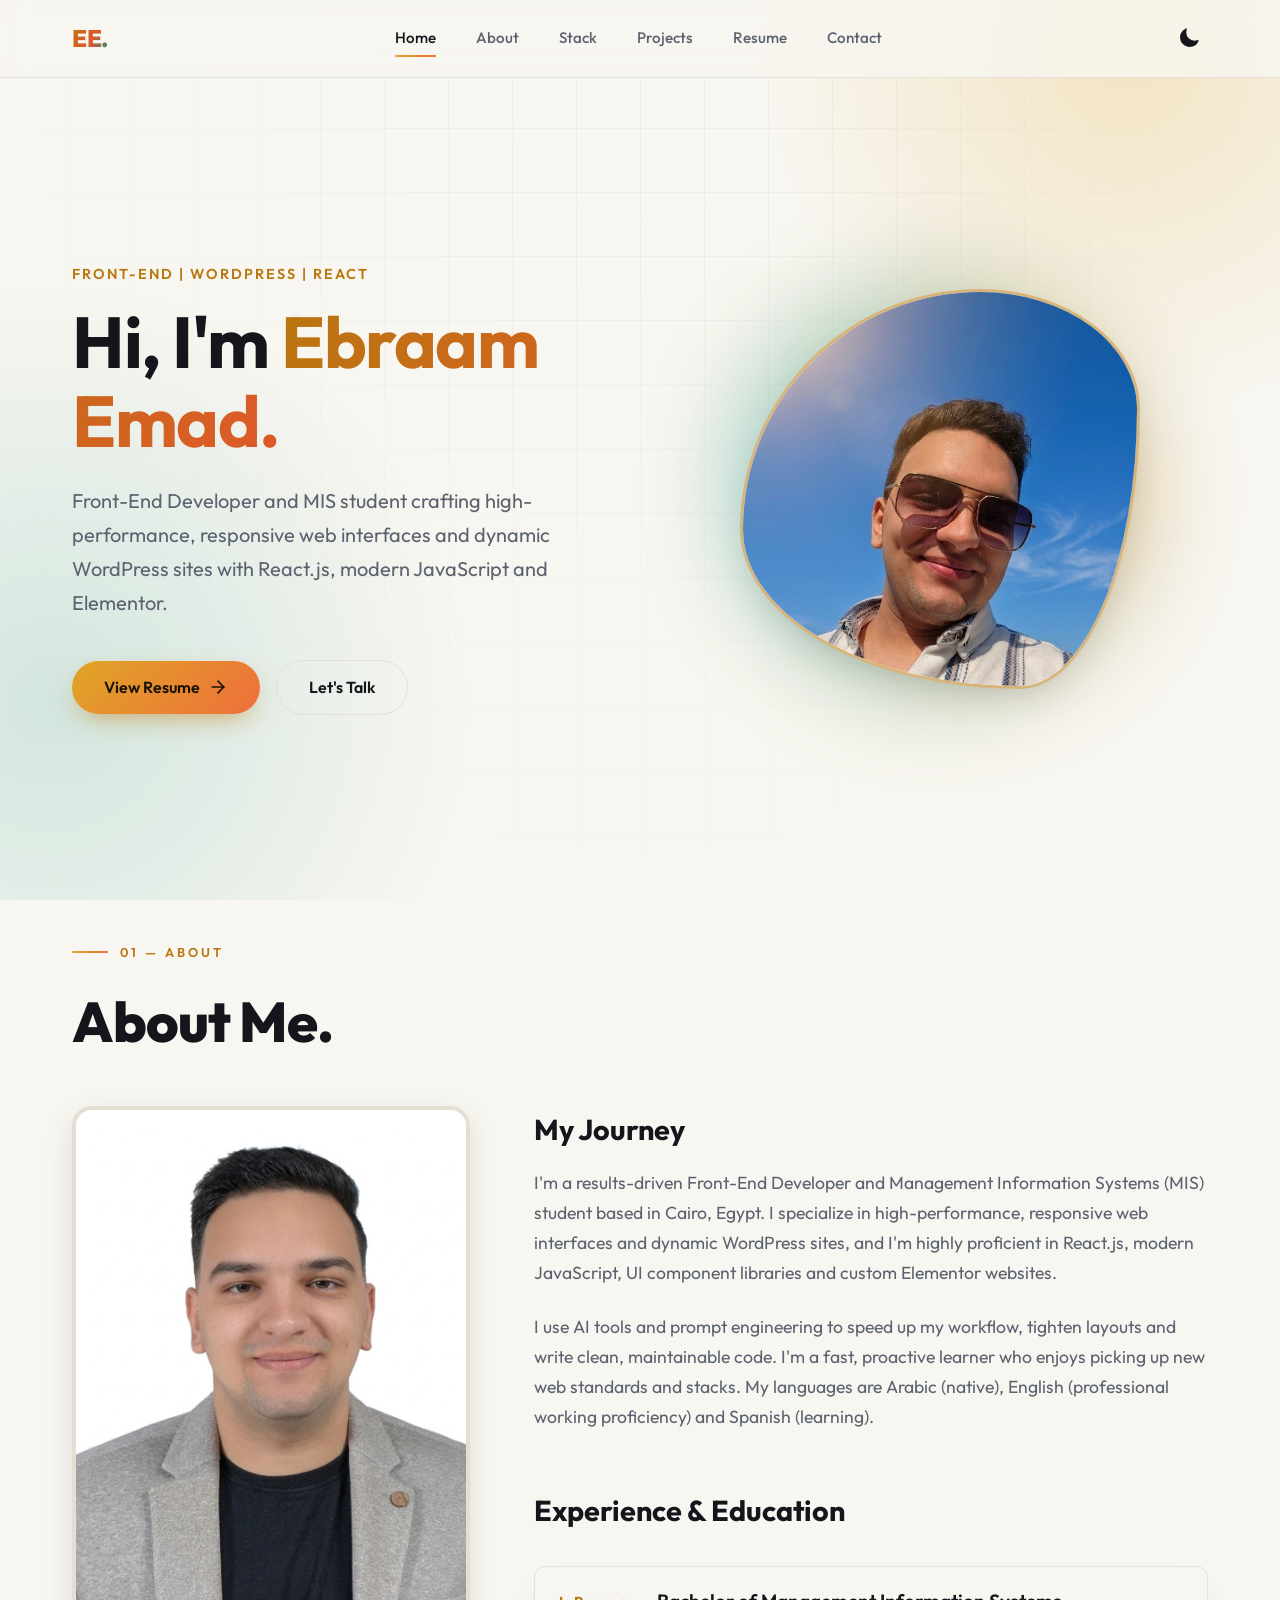
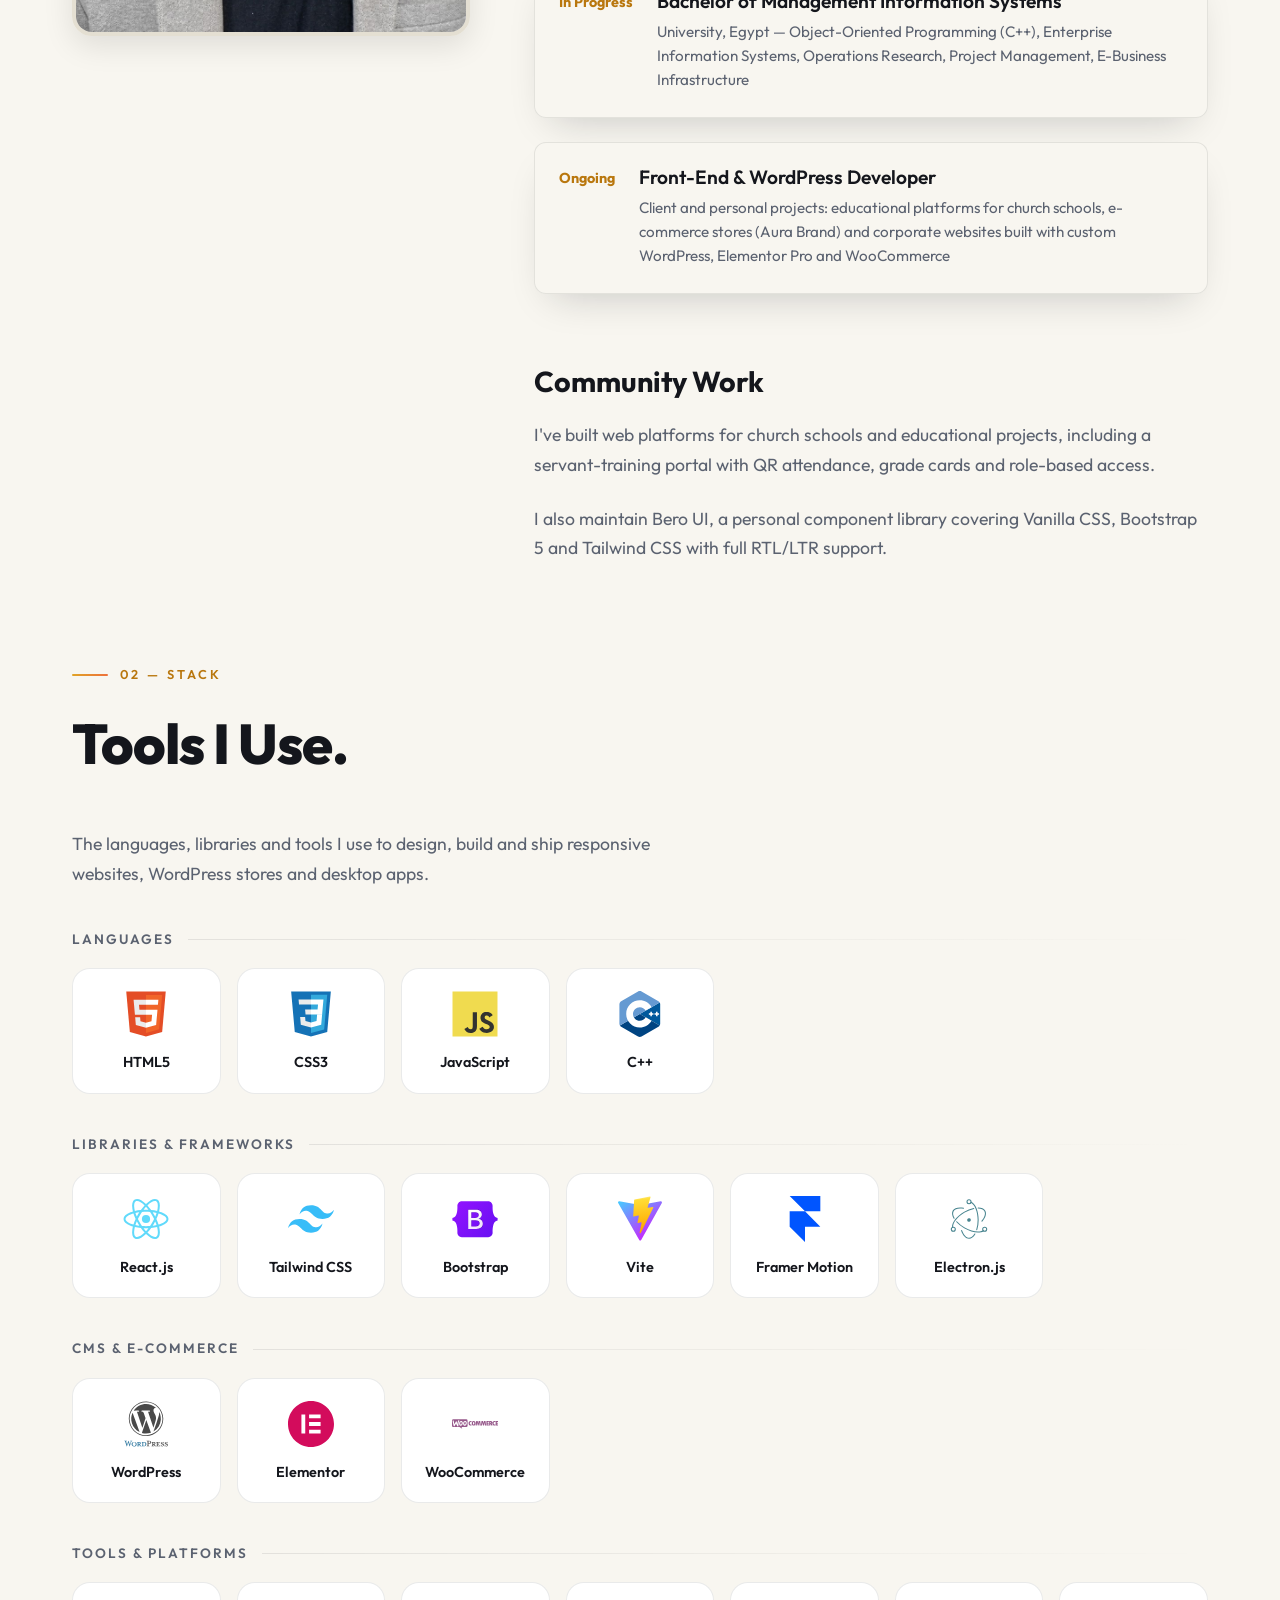
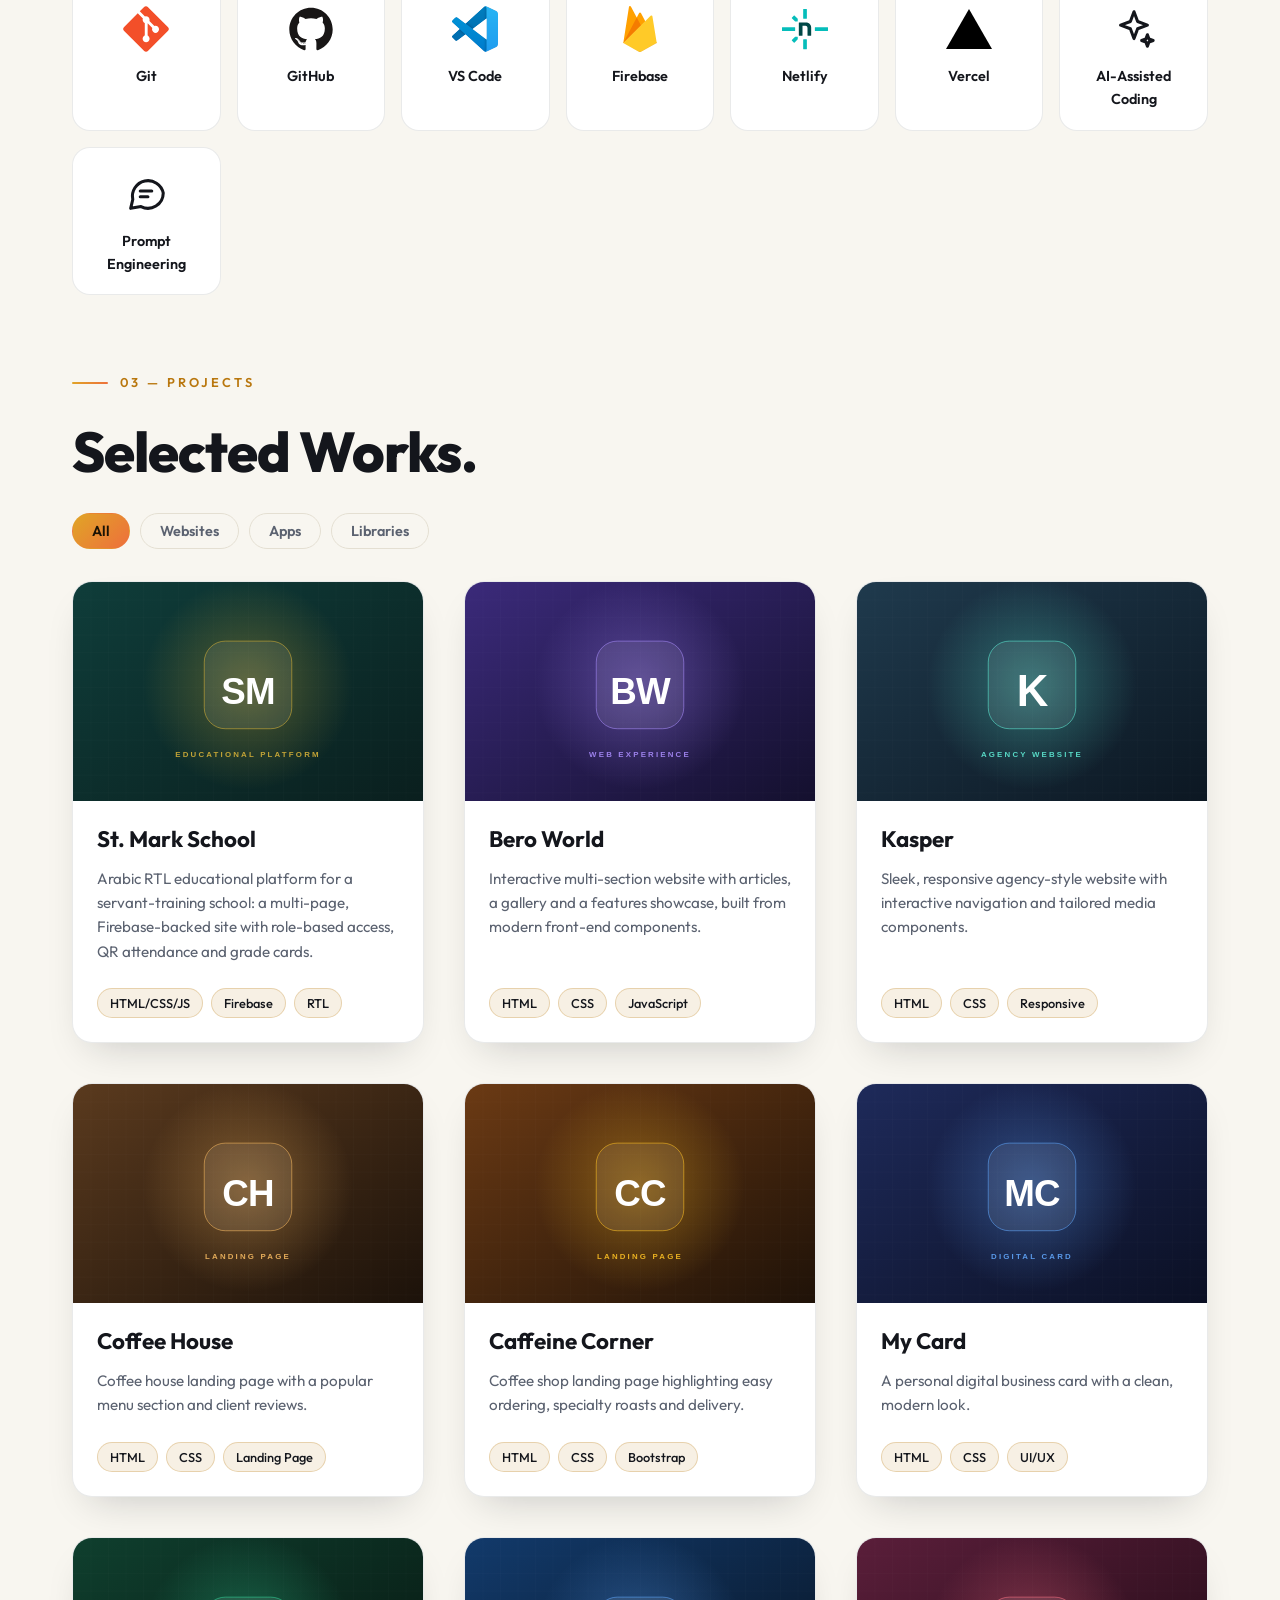
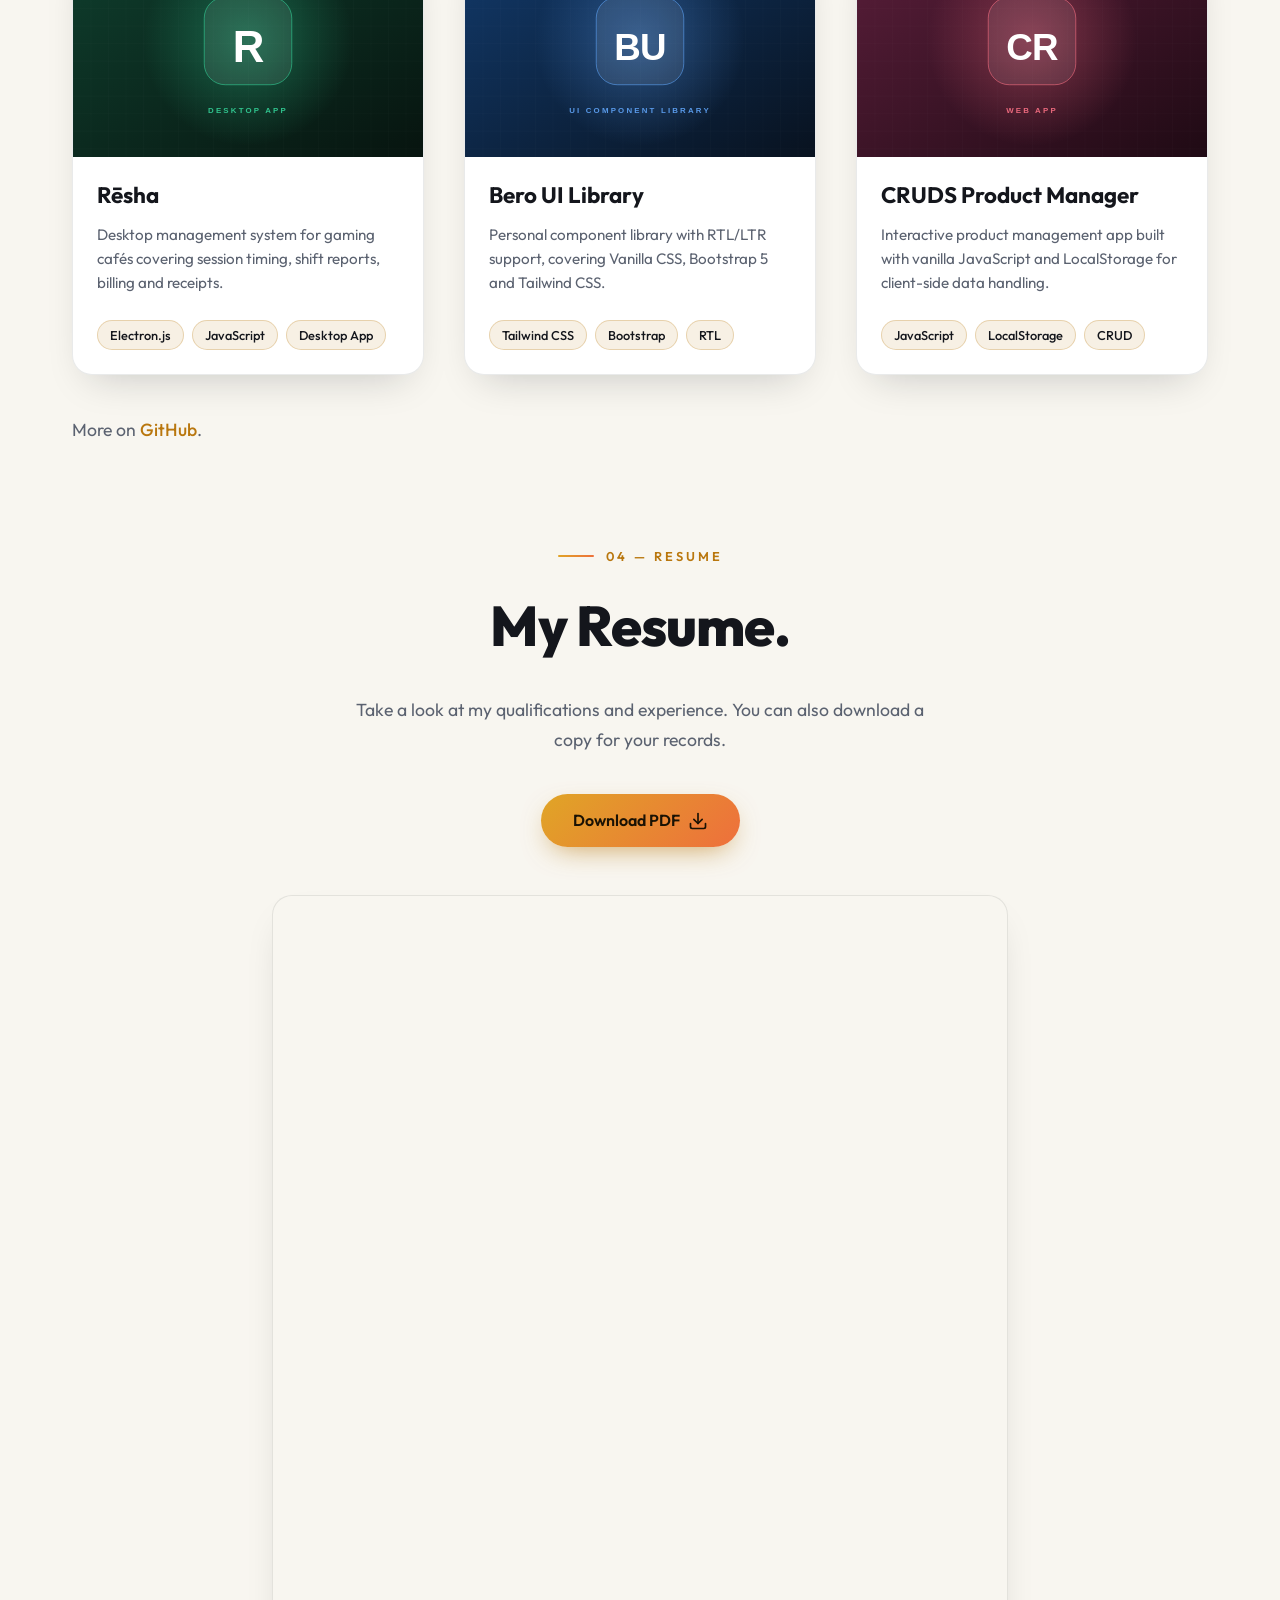
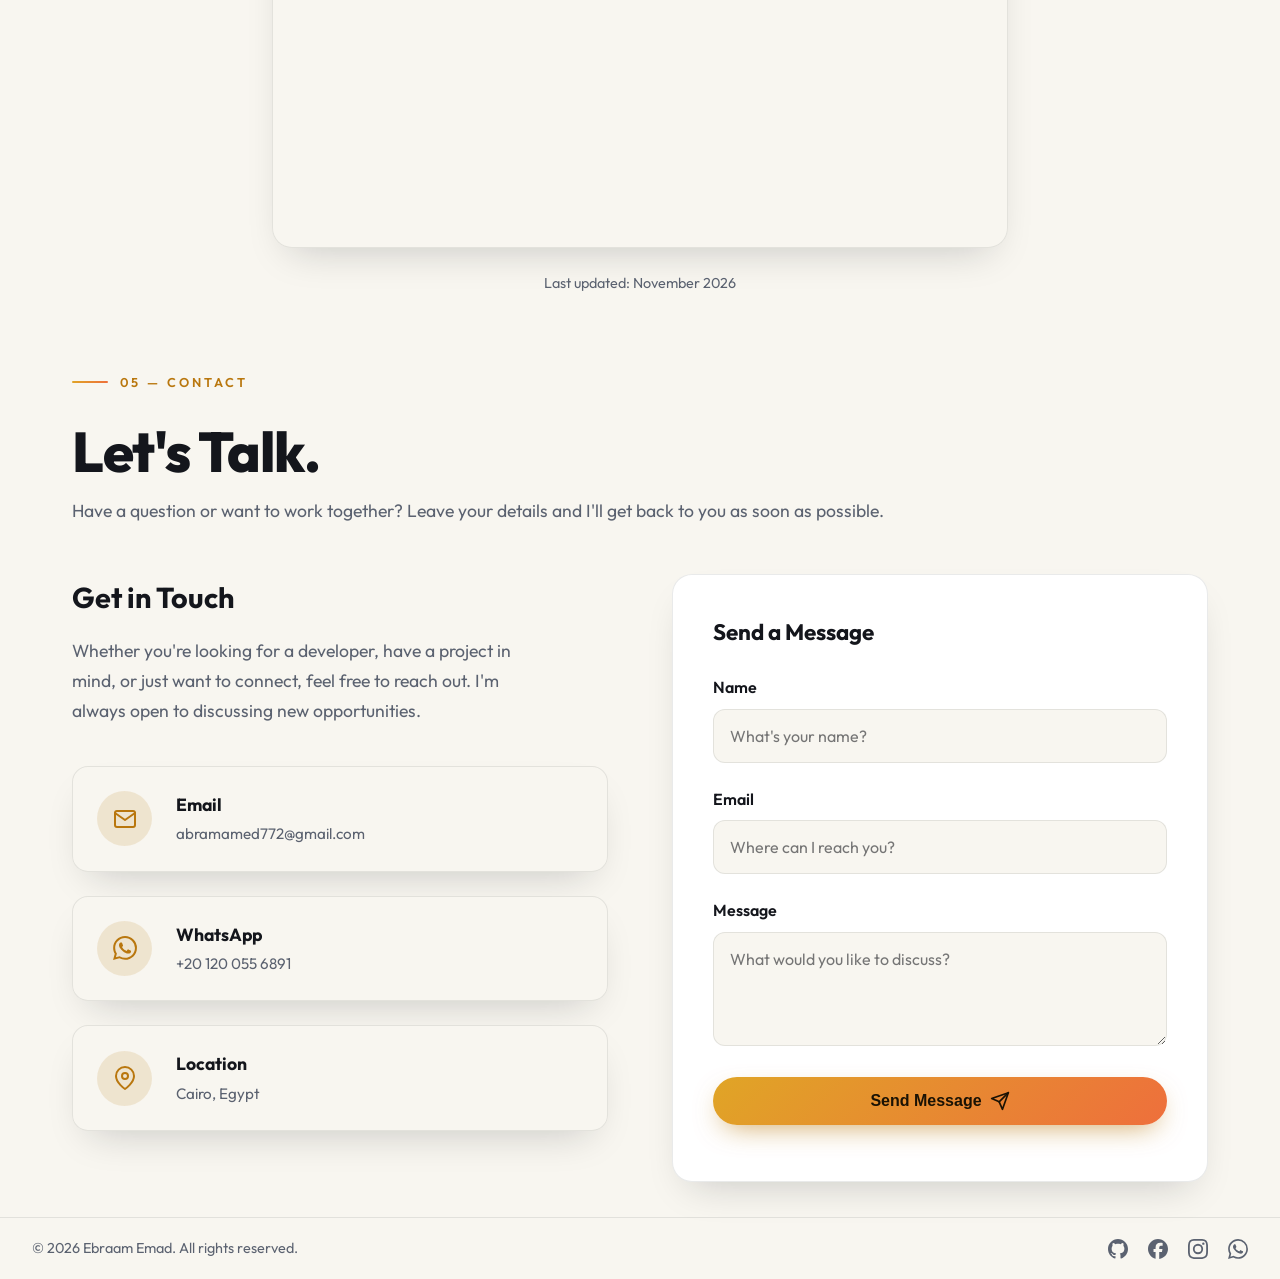
<file: index.html>
<!doctype html>
<html lang="en" data-theme="dark">
  <head>
    <meta charset="UTF-8" />
    <meta name="viewport" content="width=device-width, initial-scale=1" />
    <title>Ebraam Emad | Front-End Developer &amp; WordPress Specialist</title>

    <!-- SEO -->
    <meta
      name="description"
      content="Ebraam Emad is a Front-End Developer and WordPress Specialist based in Cairo, Egypt, building fast, responsive web interfaces with React.js, modern JavaScript and Elementor."
    />
    <meta name="author" content="Ebraam Emad" />
    <meta name="robots" content="index, follow" />
    <meta name="theme-color" content="#070910" />

    <!-- Open Graph -->
    <meta
      property="og:title"
      content="Ebraam Emad | Front-End Developer &amp; WordPress Specialist"
    />
    <meta
      property="og:description"
      content="Front-End Developer and WordPress Specialist building fast, responsive web experiences."
    />
    <meta property="og:type" content="website" />

    <link rel="icon" type="image/svg+xml" href="assets/images/favicon.svg" />
    <script>
      document.documentElement.classList.add("js");
    </script>
    <script type="application/ld+json">
      {
        "@context": "https://schema.org",
        "@type": "Person",
        "name": "Ebraam Emad",
        "jobTitle": "Front-End Developer & WordPress Specialist",
        "address": {
          "@type": "PostalAddress",
          "addressLocality": "Cairo",
          "addressCountry": "EG"
        },
        "url": "https://github.com/ebraam1-4",
        "sameAs": [
          "https://github.com/ebraam1-4",
          "https://www.facebook.com/share/1AF8HFYKZi/",
          "https://www.instagram.com/ebraam__14"
        ],
        "knowsAbout": [
          "React.js",
          "JavaScript",
          "HTML5",
          "CSS3",
          "Tailwind CSS",
          "Bootstrap",
          "WordPress",
          "Elementor",
          "WooCommerce"
        ]
      }
    </script>

    <!-- Fonts -->
    <link rel="preconnect" href="https://fonts.googleapis.com" />
    <link rel="preconnect" href="https://fonts.gstatic.com" crossorigin />
    <link
      href="https://fonts.googleapis.com/css2?family=Outfit:wght@300;400;500;600;700;800&display=swap"
      rel="stylesheet"
    />

    <!-- Stylesheet -->
    <link rel="stylesheet" href="assets/css/styles.css" />
  </head>
  <body>
    <a class="skip-link" href="#main">Skip to content</a>
    <nav class="navbar" id="navbar">
      <div class="nav-container">
        <a href="#home" class="nav-brand">EE.</a>

        <div class="nav-links" id="nav-links">
          <a href="#home" class="active">Home</a>
          <a href="#about">About</a>
          <a href="#stack">Stack</a>
          <a href="#projects">Projects</a>
          <a href="#resume">Resume</a>
          <a href="#contact">Contact</a>
        </div>

        <div class="nav-controls">
          <button
            class="theme-toggle"
            id="theme-toggle"
            aria-label="Toggle Theme"
          >
            <svg
              id="theme-icon"
              xmlns="http://www.w3.org/2000/svg"
              viewBox="0 0 24 24"
            >
              <path
                d="M12 2.25a.75.75 0 0 1 .75.75v2.25a.75.75 0 0 1-1.5 0V3a.75.75 0 0 1 .75-.75ZM7.5 12a4.5 4.5 0 1 1 9 0 4.5 4.5 0 0 1-9 0ZM18.894 6.166a.75.75 0 0 0-1.06-1.06l-1.591 1.59a.75.75 0 1 0 1.06 1.061l1.591-1.59ZM21.75 12a.75.75 0 0 1-.75.75h-2.25a.75.75 0 0 1 0-1.5H21a.75.75 0 0 1 .75.75ZM17.834 18.894a.75.75 0 0 0 1.06-1.06l-1.59-1.591a.75.75 0 1 0-1.061 1.06l1.59 1.591ZM12 18.75a.75.75 0 0 1 .75.75V21a.75.75 0 0 1-1.5 0v-1.5a.75.75 0 0 1 .75-.75ZM6.166 18.894a.75.75 0 0 1-1.06-1.06l1.59-1.591a.75.75 0 1 1 1.061 1.06l-1.59 1.591ZM2.25 12a.75.75 0 0 1 .75-.75H5.25a.75.75 0 0 1 0 1.5H3a.75.75 0 0 1-.75-.75ZM6.166 6.166a.75.75 0 0 1 1.06-1.06l1.59 1.591a.75.75 0 1 1-1.061 1.06l-1.59-1.591Z"
              />
            </svg>
          </button>

          <button
            class="mobile-toggle"
            id="mobile-toggle"
            aria-label="Toggle Menu"
            aria-expanded="false"
            aria-controls="nav-links"
          >
            <svg
              xmlns="http://www.w3.org/2000/svg"
              width="24"
              height="24"
              fill="none"
              viewBox="0 0 24 24"
              stroke="currentColor"
              stroke-width="2"
            >
              <path
                stroke-linecap="round"
                stroke-linejoin="round"
                d="M4 6h16M4 12h16m-7 6h7"
              />
            </svg>
          </button>
        </div>
      </div>
      <div
        class="scroll-progress"
        id="scroll-progress"
        aria-hidden="true"
      ></div>
    </nav>

    <main class="single-page" id="main">
      <section id="home" class="portfolio-section home-section">
        <section class="hero">
          <div class="hero-content">
            <span class="hero-subtitle">Front-End | WordPress | React</span>
            <h1 class="hero-title">
              Hi, I'm <span class="grad-text">Ebraam Emad.</span>
            </h1>
            <p class="hero-desc">
              Front-End Developer and MIS student crafting high-performance,
              responsive web interfaces and dynamic WordPress sites with
              React.js, modern JavaScript and Elementor.
            </p>

            <div class="hero-actions">
              <a href="#resume" class="btn-primary">
                View Resume
                <svg
                  xmlns="http://www.w3.org/2000/svg"
                  width="20"
                  height="20"
                  viewBox="0 0 24 24"
                  fill="none"
                  stroke="currentColor"
                  stroke-width="2"
                  stroke-linecap="round"
                  stroke-linejoin="round"
                >
                  <line x1="5" y1="12" x2="19" y2="12"></line>
                  <polyline points="12 5 19 12 12 19"></polyline>
                </svg>
              </a>
              <a href="#contact" class="btn-secondary">Let's Talk</a>
            </div>
          </div>
          <div class="hero-image-wrapper">
            <img
              src="assets/images/profile.jpg"
              alt="Portrait of Ebraam Emad"
              class="hero-image"
              width="400"
              height="400"
              fetchpriority="high"
            />
          </div>
        </section>
      </section>

      <section id="about" class="portfolio-section page-main">
        <div class="page-container reveal">
          <span class="section-eyebrow">01 &mdash; About</span>
          <h1 class="page-title">About Me.</h1>

          <div class="about-grid">
            <div class="about-image-col">
              <div class="image-stack">
                <img
                  src="assets/images/about.jpeg"
                  alt="Ebraam Emad outdoors"
                  class="stack-img main-img"
                  loading="lazy"
                />
              </div>
            </div>

            <div class="about-text-col">
              <h2 class="section-heading">My Journey</h2>
              <p class="section-text">
                I'm a results-driven Front-End Developer and Management
                Information Systems (MIS) student based in Cairo, Egypt. I
                specialize in high-performance, responsive web interfaces and
                dynamic WordPress sites, and I'm highly proficient in React.js,
                modern JavaScript, UI component libraries and custom Elementor
                websites.
              </p>
              <p class="section-text">
                I use AI tools and prompt engineering to speed up my workflow,
                tighten layouts and write clean, maintainable code. I'm a fast,
                proactive learner who enjoys picking up new web standards and
                stacks. My languages are Arabic (native), English (professional
                working proficiency) and Spanish (learning).
              </p>

              <h2 class="section-heading mt-2">Experience &amp; Education</h2>
              <div class="experience-list">
                <div class="exp-item reveal-item">
                  <span class="exp-year">In Progress</span>
                  <div class="exp-details">
                    <h3>Bachelor of Management Information Systems</h3>
                    <p>
                      University, Egypt — Object-Oriented Programming (C++),
                      Enterprise Information Systems, Operations Research,
                      Project Management, E-Business Infrastructure
                    </p>
                  </div>
                </div>
                <div class="exp-item reveal-item">
                  <span class="exp-year">Ongoing</span>
                  <div class="exp-details">
                    <h3>Front-End &amp; WordPress Developer</h3>
                    <p>
                      Client and personal projects: educational platforms for
                      church schools, e-commerce stores (Aura Brand) and
                      corporate websites built with custom WordPress, Elementor
                      Pro and WooCommerce
                    </p>
                  </div>
                </div>
              </div>

              <h2 class="section-heading mt-2">Community Work</h2>
              <p class="section-text">
                I've built web platforms for church schools and educational
                projects, including a servant-training portal with QR
                attendance, grade cards and role-based access.
              </p>
              <p class="section-text">
                I also maintain Bero UI, a personal component library covering
                Vanilla CSS, Bootstrap 5 and Tailwind CSS with full RTL/LTR
                support.
              </p>
            </div>
          </div>
        </div>
      </section>

      <section id="stack" class="portfolio-section page-main">
        <div class="page-container reveal">
          <span class="section-eyebrow">02 &mdash; Stack</span>
          <h1 class="page-title">Tools I Use.</h1>
          <p class="section-text stack-lead">
            The languages, libraries and tools I use to design, build and ship
            responsive websites, WordPress stores and desktop apps.
          </p>

          <div class="stack-group">
            <h2 class="stack-title">Languages</h2>
            <ul class="stack-grid">
              <li class="stack-tile reveal-item" style="--brand: #e44d26">
                <img
                  src="assets/icons/html5.svg"
                  alt=""
                  width="46"
                  height="46"
                  loading="lazy"
                />
                <span>HTML5</span>
              </li>
              <li class="stack-tile reveal-item" style="--brand: #1572b6">
                <img
                  src="assets/icons/css3.svg"
                  alt=""
                  width="46"
                  height="46"
                  loading="lazy"
                />
                <span>CSS3</span>
              </li>
              <li class="stack-tile reveal-item" style="--brand: #f0db4f">
                <img
                  src="assets/icons/javascript.svg"
                  alt=""
                  width="46"
                  height="46"
                  loading="lazy"
                />
                <span>JavaScript</span>
              </li>
              <li class="stack-tile reveal-item" style="--brand: #00599c">
                <img
                  src="assets/icons/cplusplus.svg"
                  alt=""
                  width="46"
                  height="46"
                  loading="lazy"
                />
                <span>C++</span>
              </li>
            </ul>
          </div>
          <div class="stack-group">
            <h2 class="stack-title">Libraries &amp; Frameworks</h2>
            <ul class="stack-grid">
              <li class="stack-tile reveal-item" style="--brand: #61dafb">
                <img
                  src="assets/icons/react.svg"
                  alt=""
                  width="46"
                  height="46"
                  loading="lazy"
                />
                <span>React.js</span>
              </li>
              <li class="stack-tile reveal-item" style="--brand: #38bdf8">
                <img
                  src="assets/icons/tailwindcss.svg"
                  alt=""
                  width="46"
                  height="46"
                  loading="lazy"
                />
                <span>Tailwind CSS</span>
              </li>
              <li class="stack-tile reveal-item" style="--brand: #7952b3">
                <img
                  src="assets/icons/bootstrap.svg"
                  alt=""
                  width="46"
                  height="46"
                  loading="lazy"
                />
                <span>Bootstrap</span>
              </li>
              <li class="stack-tile reveal-item" style="--brand: #9d4edd">
                <img
                  src="assets/icons/vite.svg"
                  alt=""
                  width="46"
                  height="46"
                  loading="lazy"
                />
                <span>Vite</span>
              </li>
              <li class="stack-tile reveal-item" style="--brand: #0055ff">
                <img
                  src="assets/icons/framer.svg"
                  alt=""
                  width="46"
                  height="46"
                  loading="lazy"
                />
                <span>Framer Motion</span>
              </li>
              <li class="stack-tile reveal-item" style="--brand: #47848f">
                <img
                  src="assets/icons/electron.svg"
                  alt=""
                  width="46"
                  height="46"
                  loading="lazy"
                />
                <span>Electron.js</span>
              </li>
            </ul>
          </div>
          <div class="stack-group">
            <h2 class="stack-title">CMS &amp; E-Commerce</h2>
            <ul class="stack-grid">
              <li class="stack-tile reveal-item" style="--brand: #3179a1">
                <img
                  src="assets/icons/wordpress.svg"
                  alt=""
                  width="46"
                  height="46"
                  loading="lazy"
                />
                <span>WordPress</span>
              </li>
              <li class="stack-tile reveal-item" style="--brand: #d30c5c">
                <img
                  src="assets/icons/elementor.svg"
                  alt=""
                  width="46"
                  height="46"
                  loading="lazy"
                />
                <span>Elementor</span>
              </li>
              <li class="stack-tile reveal-item" style="--brand: #96588a">
                <img
                  src="assets/icons/woocommerce.svg"
                  alt=""
                  width="46"
                  height="46"
                  loading="lazy"
                />
                <span>WooCommerce</span>
              </li>
            </ul>
          </div>
          <div class="stack-group">
            <h2 class="stack-title">Tools &amp; Platforms</h2>
            <ul class="stack-grid">
              <li class="stack-tile reveal-item" style="--brand: #f34f29">
                <img
                  src="assets/icons/git.svg"
                  alt=""
                  width="46"
                  height="46"
                  loading="lazy"
                />
                <span>Git</span>
              </li>
              <li class="stack-tile reveal-item" style="--brand: #8b949e">
                <img
                  src="assets/icons/github.svg"
                  alt=""
                  class="mono"
                  width="46"
                  height="46"
                  loading="lazy"
                />
                <span>GitHub</span>
              </li>
              <li class="stack-tile reveal-item" style="--brand: #007acc">
                <img
                  src="assets/icons/vscode.svg"
                  alt=""
                  width="46"
                  height="46"
                  loading="lazy"
                />
                <span>VS Code</span>
              </li>
              <li class="stack-tile reveal-item" style="--brand: #ffca28">
                <img
                  src="assets/icons/firebase.svg"
                  alt=""
                  width="46"
                  height="46"
                  loading="lazy"
                />
                <span>Firebase</span>
              </li>
              <li class="stack-tile reveal-item" style="--brand: #05bdba">
                <img
                  src="assets/icons/netlify.svg"
                  alt=""
                  width="46"
                  height="46"
                  loading="lazy"
                />
                <span>Netlify</span>
              </li>
              <li class="stack-tile reveal-item" style="--brand: #8b949e">
                <img
                  src="assets/icons/vercel.svg"
                  alt=""
                  class="mono"
                  width="46"
                  height="46"
                  loading="lazy"
                />
                <span>Vercel</span>
              </li>
              <li class="stack-tile reveal-item" style="--brand: #f5b942">
                <span class="ai-icon"
                  ><svg
                    viewBox="0 0 24 24"
                    fill="none"
                    stroke="currentColor"
                    stroke-width="1.6"
                    stroke-linecap="round"
                    stroke-linejoin="round"
                    aria-hidden="true"
                  >
                    <path
                      d="M12 3l1.9 5.1L19 10l-5.1 1.9L12 17l-1.9-5.1L5 10l5.1-1.9L12 3z"
                    />
                    <path
                      d="M19 15l.8 2.2L22 18l-2.2.8L19 21l-.8-2.2L16 18l2.2-.8L19 15z"
                    /></svg
                ></span>
                <span>AI-Assisted Coding</span>
              </li>
              <li class="stack-tile reveal-item" style="--brand: #f5b942">
                <span class="ai-icon"
                  ><svg
                    viewBox="0 0 24 24"
                    fill="none"
                    stroke="currentColor"
                    stroke-width="1.6"
                    stroke-linecap="round"
                    stroke-linejoin="round"
                    aria-hidden="true"
                  >
                    <path
                      d="M21 12a8 8 0 0 1-11.6 7.1L4 20l1.1-4.6A8 8 0 1 1 21 12z"
                    />
                    <path d="M9 11h6M9 14h4" /></svg
                ></span>
                <span>Prompt Engineering</span>
              </li>
            </ul>
          </div>
        </div>
      </section>

      <section id="projects" class="portfolio-section page-main">
        <div class="page-container reveal">
          <span class="section-eyebrow">03 &mdash; Projects</span>
          <h1 class="page-title">Selected Works.</h1>

          <div class="filters" role="group" aria-label="Filter projects">
            <button
              type="button"
              class="filter-btn active"
              data-filter="all"
              aria-pressed="true"
            >
              All
            </button>
            <button
              type="button"
              class="filter-btn"
              data-filter="web"
              aria-pressed="false"
            >
              Websites
            </button>
            <button
              type="button"
              class="filter-btn"
              data-filter="app"
              aria-pressed="false"
            >
              Apps
            </button>
            <button
              type="button"
              class="filter-btn"
              data-filter="library"
              aria-pressed="false"
            >
              Libraries
            </button>
          </div>

          <div class="projects-grid">
            <div class="project-card reveal-item" data-category="web">
              <div class="project-img-wrapper">
                <img
                  src="assets/images/covers/st-mark.svg"
                  alt="St. Mark School cover"
                  class="project-img"
                  width="800"
                  height="500"
                  loading="lazy"
                />
                <div class="project-overlay">
                  <a
                    href="https://github.com/ebraam1-4/sant-mark"
                    target="_blank"
                    rel="noopener noreferrer"
                    class="overlay-btn"
                  >
                    <svg
                      xmlns="http://www.w3.org/2000/svg"
                      width="18"
                      height="18"
                      viewBox="0 0 24 24"
                      fill="none"
                      stroke="currentColor"
                      stroke-width="2"
                      stroke-linecap="round"
                      stroke-linejoin="round"
                    >
                      <path
                        d="M10 13a5 5 0 0 0 7.54.54l3-3a5 5 0 0 0-7.07-7.07l-1.72 1.71"
                      ></path>
                      <path
                        d="M14 11a5 5 0 0 0-7.54-.54l-3 3a5 5 0 0 0 7.07 7.07l1.71-1.71"
                      ></path>
                    </svg>
                    View on GitHub
                  </a>
                </div>
              </div>
              <div class="project-info">
                <h2 class="project-title">St. Mark School</h2>
                <p class="project-desc">
                  Arabic RTL educational platform for a servant-training school:
                  a multi-page, Firebase-backed site with role-based access, QR
                  attendance and grade cards.
                </p>
                <div class="project-tags">
                  <span class="tag">HTML/CSS/JS</span
                  ><span class="tag">Firebase</span><span class="tag">RTL</span>
                </div>
              </div>
            </div>

            <div class="project-card reveal-item" data-category="web">
              <div class="project-img-wrapper">
                <img
                  src="assets/images/covers/bero-world.svg"
                  alt="Bero World cover"
                  class="project-img"
                  width="800"
                  height="500"
                  loading="lazy"
                />
                <div class="project-overlay">
                  <a
                    href="https://github.com/ebraam1-4/Bero-World"
                    target="_blank"
                    rel="noopener noreferrer"
                    class="overlay-btn"
                  >
                    <svg
                      xmlns="http://www.w3.org/2000/svg"
                      width="18"
                      height="18"
                      viewBox="0 0 24 24"
                      fill="none"
                      stroke="currentColor"
                      stroke-width="2"
                      stroke-linecap="round"
                      stroke-linejoin="round"
                    >
                      <path
                        d="M10 13a5 5 0 0 0 7.54.54l3-3a5 5 0 0 0-7.07-7.07l-1.72 1.71"
                      ></path>
                      <path
                        d="M14 11a5 5 0 0 0-7.54-.54l-3 3a5 5 0 0 0 7.07 7.07l1.71-1.71"
                      ></path>
                    </svg>
                    View on GitHub
                  </a>
                </div>
              </div>
              <div class="project-info">
                <h2 class="project-title">Bero World</h2>
                <p class="project-desc">
                  Interactive multi-section website with articles, a gallery and
                  a features showcase, built from modern front-end components.
                </p>
                <div class="project-tags">
                  <span class="tag">HTML</span><span class="tag">CSS</span
                  ><span class="tag">JavaScript</span>
                </div>
              </div>
            </div>

            <div class="project-card reveal-item" data-category="web">
              <div class="project-img-wrapper">
                <img
                  src="assets/images/covers/kasper.svg"
                  alt="Kasper cover"
                  class="project-img"
                  width="800"
                  height="500"
                  loading="lazy"
                />
                <div class="project-overlay">
                  <a
                    href="https://github.com/ebraam1-4/Kasper"
                    target="_blank"
                    rel="noopener noreferrer"
                    class="overlay-btn"
                  >
                    <svg
                      xmlns="http://www.w3.org/2000/svg"
                      width="18"
                      height="18"
                      viewBox="0 0 24 24"
                      fill="none"
                      stroke="currentColor"
                      stroke-width="2"
                      stroke-linecap="round"
                      stroke-linejoin="round"
                    >
                      <path
                        d="M10 13a5 5 0 0 0 7.54.54l3-3a5 5 0 0 0-7.07-7.07l-1.72 1.71"
                      ></path>
                      <path
                        d="M14 11a5 5 0 0 0-7.54-.54l-3 3a5 5 0 0 0 7.07 7.07l1.71-1.71"
                      ></path>
                    </svg>
                    View on GitHub
                  </a>
                </div>
              </div>
              <div class="project-info">
                <h2 class="project-title">Kasper</h2>
                <p class="project-desc">
                  Sleek, responsive agency-style website with interactive
                  navigation and tailored media components.
                </p>
                <div class="project-tags">
                  <span class="tag">HTML</span><span class="tag">CSS</span
                  ><span class="tag">Responsive</span>
                </div>
              </div>
            </div>

            <div class="project-card reveal-item" data-category="web">
              <div class="project-img-wrapper">
                <img
                  src="assets/images/covers/coffee-house.svg"
                  alt="Coffee House cover"
                  class="project-img"
                  width="800"
                  height="500"
                  loading="lazy"
                />
                <div class="project-overlay">
                  <a
                    href="https://github.com/ebraam1-4/COFFEE-HOUSE"
                    target="_blank"
                    rel="noopener noreferrer"
                    class="overlay-btn"
                  >
                    <svg
                      xmlns="http://www.w3.org/2000/svg"
                      width="18"
                      height="18"
                      viewBox="0 0 24 24"
                      fill="none"
                      stroke="currentColor"
                      stroke-width="2"
                      stroke-linecap="round"
                      stroke-linejoin="round"
                    >
                      <path
                        d="M10 13a5 5 0 0 0 7.54.54l3-3a5 5 0 0 0-7.07-7.07l-1.72 1.71"
                      ></path>
                      <path
                        d="M14 11a5 5 0 0 0-7.54-.54l-3 3a5 5 0 0 0 7.07 7.07l1.71-1.71"
                      ></path>
                    </svg>
                    View on GitHub
                  </a>
                </div>
              </div>
              <div class="project-info">
                <h2 class="project-title">Coffee House</h2>
                <p class="project-desc">
                  Coffee house landing page with a popular menu section and
                  client reviews.
                </p>
                <div class="project-tags">
                  <span class="tag">HTML</span><span class="tag">CSS</span
                  ><span class="tag">Landing Page</span>
                </div>
              </div>
            </div>

            <div class="project-card reveal-item" data-category="web">
              <div class="project-img-wrapper">
                <img
                  src="assets/images/covers/caffeine-corner.svg"
                  alt="Caffeine Corner cover"
                  class="project-img"
                  width="800"
                  height="500"
                  loading="lazy"
                />
                <div class="project-overlay">
                  <a
                    href="https://github.com/ebraam1-4/CAFFEINE-CORNER"
                    target="_blank"
                    rel="noopener noreferrer"
                    class="overlay-btn"
                  >
                    <svg
                      xmlns="http://www.w3.org/2000/svg"
                      width="18"
                      height="18"
                      viewBox="0 0 24 24"
                      fill="none"
                      stroke="currentColor"
                      stroke-width="2"
                      stroke-linecap="round"
                      stroke-linejoin="round"
                    >
                      <path
                        d="M10 13a5 5 0 0 0 7.54.54l3-3a5 5 0 0 0-7.07-7.07l-1.72 1.71"
                      ></path>
                      <path
                        d="M14 11a5 5 0 0 0-7.54-.54l-3 3a5 5 0 0 0 7.07 7.07l1.71-1.71"
                      ></path>
                    </svg>
                    View on GitHub
                  </a>
                </div>
              </div>
              <div class="project-info">
                <h2 class="project-title">Caffeine Corner</h2>
                <p class="project-desc">
                  Coffee shop landing page highlighting easy ordering, specialty
                  roasts and delivery.
                </p>
                <div class="project-tags">
                  <span class="tag">HTML</span><span class="tag">CSS</span
                  ><span class="tag">Bootstrap</span>
                </div>
              </div>
            </div>

            <div class="project-card reveal-item" data-category="web">
              <div class="project-img-wrapper">
                <img
                  src="assets/images/covers/my-card.svg"
                  alt="My Card cover"
                  class="project-img"
                  width="800"
                  height="500"
                  loading="lazy"
                />
                <div class="project-overlay">
                  <a
                    href="https://github.com/ebraam1-4/My-card"
                    target="_blank"
                    rel="noopener noreferrer"
                    class="overlay-btn"
                  >
                    <svg
                      xmlns="http://www.w3.org/2000/svg"
                      width="18"
                      height="18"
                      viewBox="0 0 24 24"
                      fill="none"
                      stroke="currentColor"
                      stroke-width="2"
                      stroke-linecap="round"
                      stroke-linejoin="round"
                    >
                      <path
                        d="M10 13a5 5 0 0 0 7.54.54l3-3a5 5 0 0 0-7.07-7.07l-1.72 1.71"
                      ></path>
                      <path
                        d="M14 11a5 5 0 0 0-7.54-.54l-3 3a5 5 0 0 0 7.07 7.07l1.71-1.71"
                      ></path>
                    </svg>
                    View on GitHub
                  </a>
                </div>
              </div>
              <div class="project-info">
                <h2 class="project-title">My Card</h2>
                <p class="project-desc">
                  A personal digital business card with a clean, modern look.
                </p>
                <div class="project-tags">
                  <span class="tag">HTML</span><span class="tag">CSS</span
                  ><span class="tag">UI/UX</span>
                </div>
              </div>
            </div>

            <div class="project-card reveal-item" data-category="app">
              <div class="project-img-wrapper">
                <img
                  src="assets/images/covers/resha.svg"
                  alt="Rēsha cover"
                  class="project-img"
                  width="800"
                  height="500"
                  loading="lazy"
                />
                <div class="project-overlay">
                  <span class="project-status-overlay">Details on request</span>
                </div>
              </div>
              <div class="project-info">
                <h2 class="project-title">Rēsha</h2>
                <p class="project-desc">
                  Desktop management system for gaming cafés covering session
                  timing, shift reports, billing and receipts.
                </p>
                <div class="project-tags">
                  <span class="tag">Electron.js</span
                  ><span class="tag">JavaScript</span
                  ><span class="tag">Desktop App</span>
                </div>
              </div>
            </div>

            <div class="project-card reveal-item" data-category="library">
              <div class="project-img-wrapper">
                <img
                  src="assets/images/covers/bero-ui.svg"
                  alt="Bero UI Library cover"
                  class="project-img"
                  width="800"
                  height="500"
                  loading="lazy"
                />
                <div class="project-overlay">
                  <span class="project-status-overlay">Details on request</span>
                </div>
              </div>
              <div class="project-info">
                <h2 class="project-title">Bero UI Library</h2>
                <p class="project-desc">
                  Personal component library with RTL/LTR support, covering
                  Vanilla CSS, Bootstrap 5 and Tailwind CSS.
                </p>
                <div class="project-tags">
                  <span class="tag">Tailwind CSS</span
                  ><span class="tag">Bootstrap</span
                  ><span class="tag">RTL</span>
                </div>
              </div>
            </div>

            <div class="project-card reveal-item" data-category="app">
              <div class="project-img-wrapper">
                <img
                  src="assets/images/covers/cruds.svg"
                  alt="CRUDS Product Manager cover"
                  class="project-img"
                  width="800"
                  height="500"
                  loading="lazy"
                />
                <div class="project-overlay">
                  <span class="project-status-overlay">Details on request</span>
                </div>
              </div>
              <div class="project-info">
                <h2 class="project-title">CRUDS Product Manager</h2>
                <p class="project-desc">
                  Interactive product management app built with vanilla
                  JavaScript and LocalStorage for client-side data handling.
                </p>
                <div class="project-tags">
                  <span class="tag">JavaScript</span
                  ><span class="tag">LocalStorage</span
                  ><span class="tag">CRUD</span>
                </div>
              </div>
            </div>
          </div>

          <p class="section-text" style="margin-top: 2.5rem">
            More on
            <a
              class="text-link"
              href="https://github.com/ebraam1-4?tab=repositories"
              target="_blank"
              rel="noopener noreferrer"
              >GitHub</a
            >.
          </p>
        </div>
      </section>

      <section id="resume" class="portfolio-section page-main">
        <div
          class="page-container reveal"
          style="max-width: 800px; text-align: center"
        >
          <span class="section-eyebrow">04 &mdash; Resume</span>
          <h1 class="page-title" style="margin-bottom: 1.5rem">My Resume.</h1>

          <p
            class="section-text"
            style="max-width: 600px; margin: 0 auto 2.5rem"
          >
            Take a look at my qualifications and experience. You can also
            download a copy for your records.
          </p>

          <div class="resume-actions" style="margin-bottom: 3rem">
            <a
              href="assets/documents/Ebraam_Emad_CV.pdf"
              class="btn-primary"
              download="Ebraam_Emad_CV.pdf"
            >
              Download PDF
              <svg
                xmlns="http://www.w3.org/2000/svg"
                width="20"
                height="20"
                viewBox="0 0 24 24"
                fill="none"
                stroke="currentColor"
                stroke-width="2"
                stroke-linecap="round"
                stroke-linejoin="round"
              >
                <path d="M21 15v4a2 2 0 0 1-2 2H5a2 2 0 0 1-2-2v-4"></path>
                <polyline points="7 10 12 15 17 10"></polyline>
                <line x1="12" y1="15" x2="12" y2="3"></line>
              </svg>
            </a>
          </div>

          <div class="resume-container" data-lenis-prevent>
            <iframe
              data-src="assets/documents/Ebraam_Emad_CV.pdf"
              class="resume-frame"
              title="Ebraam Emad Resume"
              allowfullscreen
            ></iframe>
          </div>

          <div class="resume-fallback">
            <p class="section-text">
              The PDF preview isn't available on small screens. Use the button
              above to download my CV, or open it in a new tab.
            </p>
            <a
              class="btn-secondary"
              href="assets/documents/Ebraam_Emad_CV.pdf"
              target="_blank"
              rel="noopener noreferrer"
              >Open PDF</a
            >
          </div>

          <p class="updated-note">Last updated: November 2026</p>
        </div>
      </section>

      <section id="contact" class="portfolio-section page-main contact-page">
        <div class="page-container reveal">
          <span class="section-eyebrow">05 &mdash; Contact</span>
          <h1 class="page-title">Let's Talk.</h1>

          <p class="section-text">
            Have a question or want to work together? Leave your details and
            I'll get back to you as soon as possible.
          </p>

          <div class="contact-grid">
            <!-- Contact Info -->
            <div class="contact-info">
              <h2 class="section-heading">Get in Touch</h2>
              <p
                class="section-text"
                style="margin-bottom: 2.5rem; max-width: 90%"
              >
                Whether you're looking for a developer, have a project in mind,
                or just want to connect, feel free to reach out. I'm always open
                to discussing new opportunities.
              </p>

              <div class="info-items">
                <a
                  href="mailto:abramamed772@gmail.com"
                  class="info-item text-link-card reveal-item"
                >
                  <div class="info-icon">
                    <svg
                      xmlns="http://www.w3.org/2000/svg"
                      width="24"
                      height="24"
                      viewBox="0 0 24 24"
                      fill="none"
                      stroke="currentColor"
                      stroke-width="2"
                      stroke-linecap="round"
                      stroke-linejoin="round"
                    >
                      <path
                        d="M4 4h16c1.1 0 2 .9 2 2v12c0 1.1-.9 2-2 2H4c-1.1 0-2-.9-2-2V6c0-1.1.9-2 2-2z"
                      ></path>
                      <polyline points="22,6 12,13 2,6"></polyline>
                    </svg>
                  </div>
                  <div class="info-details">
                    <h3>Email</h3>
                    <p>abramamed772@gmail.com</p>
                  </div>
                </a>

                <a
                  href="https://wa.me/201200556891"
                  target="_blank"
                  rel="noopener noreferrer"
                  class="info-item text-link-card reveal-item"
                >
                  <div class="info-icon">
                    <svg
                      xmlns="http://www.w3.org/2000/svg"
                      width="24"
                      height="24"
                      viewBox="0 0 24 24"
                      fill="currentColor"
                      stroke="none"
                    >
                      <path
                        d="M17.472 14.382c-.297-.149-1.758-.867-2.03-.967-.273-.099-.471-.148-.67.15-.197.297-.767.966-.94 1.164-.173.199-.347.223-.644.075-.297-.15-1.255-.463-2.39-1.475-.883-.788-1.48-1.761-1.653-2.059-.173-.297-.018-.458.13-.606.134-.133.298-.347.446-.52.149-.174.198-.298.298-.497.099-.198.05-.371-.025-.52-.075-.149-.669-1.612-.916-2.207-.242-.579-.487-.5-.669-.51-.173-.008-.371-.01-.57-.01-.198 0-.52.074-.792.372-.272.297-1.04 1.016-1.04 2.479 0 1.462 1.065 2.875 1.213 3.074.149.198 2.096 3.2 5.077 4.487.709.306 1.262.489 1.694.625.712.227 1.36.195 1.871.118.571-.085 1.758-.719 2.006-1.413.248-.694.248-1.289.173-1.413-.074-.124-.272-.198-.57-.347m-5.421 7.403h-.004a9.87 9.87 0 01-5.031-1.378l-.361-.214-3.741.982.998-3.648-.235-.374a9.86 9.86 0 01-1.51-5.26c.001-5.45 4.436-9.884 9.888-9.884 2.64 0 5.122 1.03 6.988 2.898a9.825 9.825 0 012.893 6.994c-.003 5.45-4.437 9.884-9.885 9.884m8.413-18.297A11.815 11.815 0 0012.05 0C5.495 0 .16 5.335.157 11.892c0 2.096.547 4.142 1.588 5.945L.057 24l6.305-1.654a11.882 11.882 0 005.683 1.448h.005c6.554 0 11.89-5.335 11.893-11.893a11.821 11.821 0 00-3.48-8.413Z"
                      />
                    </svg>
                  </div>
                  <div class="info-details">
                    <h3>WhatsApp</h3>
                    <p>+20 120 055 6891</p>
                  </div>
                </a>

                <div
                  class="info-item text-link-card reveal-item"
                  style="cursor: default"
                >
                  <div class="info-icon">
                    <svg
                      xmlns="http://www.w3.org/2000/svg"
                      width="24"
                      height="24"
                      viewBox="0 0 24 24"
                      fill="none"
                      stroke="currentColor"
                      stroke-width="2"
                      stroke-linecap="round"
                      stroke-linejoin="round"
                    >
                      <path
                        d="M21 10c0 7-9 13-9 13s-9-6-9-13a9 9 0 0 1 18 0z"
                      ></path>
                      <circle cx="12" cy="10" r="3"></circle>
                    </svg>
                  </div>
                  <div class="info-details">
                    <h3>Location</h3>
                    <p>Cairo, Egypt</p>
                  </div>
                </div>
              </div>
            </div>

            <!-- Contact Form -->
            <div class="contact-card">
              <form id="contactForm" class="contact-form" novalidate>
                <h3
                  style="
                    font-size: 1.4rem;
                    font-weight: 700;
                    margin-bottom: 1.5rem;
                    color: var(--text-main);
                  "
                >
                  Send a Message
                </h3>

                <div class="form-group">
                  <label for="name">Name</label>
                  <input
                    type="text"
                    id="name"
                    name="name"
                    class="form-control"
                    placeholder="What's your name?"
                    required
                  />
                </div>

                <div class="form-group">
                  <label for="email">Email</label>
                  <input
                    type="email"
                    id="email"
                    name="email"
                    class="form-control"
                    placeholder="Where can I reach you?"
                    required
                  />
                </div>

                <div class="form-group">
                  <label for="message">Message</label>
                  <textarea
                    id="message"
                    name="message"
                    class="form-control"
                    placeholder="What would you like to discuss?"
                    rows="4"
                    required
                  ></textarea>
                </div>

                <button type="submit" class="btn-primary w-100" id="submitBtn">
                  <span>Send Message</span>
                  <svg
                    xmlns="http://www.w3.org/2000/svg"
                    width="20"
                    height="20"
                    viewBox="0 0 24 24"
                    fill="none"
                    stroke="currentColor"
                    stroke-width="2"
                    stroke-linecap="round"
                    stroke-linejoin="round"
                  >
                    <line x1="22" y1="2" x2="11" y2="13"></line>
                    <polygon points="22 2 15 22 11 13 2 9 22 2"></polygon>
                  </svg>
                </button>

                <div id="formStatus" class="form-status"></div>
              </form>
            </div>
          </div>
        </div>
      </section>
    </main>

    <footer>
      <div class="footer-left">
        &copy; <span id="year">2026</span> Ebraam Emad. All rights reserved.
      </div>
      <div class="socials">
        <a
          href="https://github.com/ebraam1-4"
          target="_blank"
          rel="noopener noreferrer"
          aria-label="GitHub"
        >
          <svg
            xmlns="http://www.w3.org/2000/svg"
            width="20"
            height="20"
            viewBox="0 0 24 24"
            fill="currentColor"
            stroke="none"
          >
            <path
              d="M12 0c-6.626 0-12 5.373-12 12 0 5.302 3.438 9.8 8.207 11.387.599.111.793-.261.793-.577v-2.234c-3.338.726-4.033-1.416-4.033-1.416-.546-1.387-1.333-1.756-1.333-1.756-1.089-.745.083-.729.083-.729 1.205.084 1.839 1.237 1.839 1.237 1.07 1.834 2.807 1.304 3.492.997.107-.775.418-1.305.762-1.604-2.665-.305-5.467-1.334-5.467-5.931 0-1.311.469-2.381 1.236-3.221-.124-.303-.535-1.524.117-3.176 0 0 1.008-.322 3.301 1.23.957-.266 1.983-.399 3.003-.404 1.02.005 2.047.138 3.006.404 2.291-1.552 3.297-1.23 3.297-1.23.653 1.653.242 2.874.118 3.176.77.84 1.235 1.911 1.235 3.221 0 4.609-2.807 5.624-5.479 5.921.43.372.823 1.102.823 2.222v3.293c0 .319.192.694.801.576 4.765-1.589 8.199-6.086 8.199-11.386 0-6.627-5.373-12-12-12z"
            />
          </svg>
        </a>
        <a
          href="https://www.facebook.com/share/1AF8HFYKZi/"
          target="_blank"
          rel="noopener noreferrer"
          aria-label="Facebook"
        >
          <svg
            xmlns="http://www.w3.org/2000/svg"
            width="20"
            height="20"
            viewBox="0 0 24 24"
            fill="currentColor"
            stroke="none"
          >
            <path
              d="M9.101 23.691v-7.98H6.627v-3.667h2.474v-1.58c0-4.085 1.848-5.978 5.858-5.978.401 0 .955.042 1.468.103a8.68 8.68 0 0 1 1.141.195v3.325a8.623 8.623 0 0 0-.653-.036 26.805 26.805 0 0 0-.733-.009c-.707 0-1.259.096-1.675.309a1.686 1.686 0 0 0-.679.622c-.258.42-.374.995-.374 1.752v1.297h3.919l-.386 2.103-.287 1.564h-3.246v8.245C19.396 23.238 24 18.179 24 12.044c0-6.627-5.373-12-12-12s-12 5.373-12 12c0 5.628 3.874 10.35 9.101 11.647Z"
            />
          </svg>
        </a>
        <a
          href="https://www.instagram.com/ebraam__14"
          target="_blank"
          rel="noopener noreferrer"
          aria-label="Instagram"
        >
          <svg
            xmlns="http://www.w3.org/2000/svg"
            width="20"
            height="20"
            viewBox="0 0 24 24"
            fill="currentColor"
            stroke="none"
          >
            <path
              d="M12 2.163c3.204 0 3.584.012 4.85.07 3.252.148 4.771 1.691 4.919 4.919.058 1.265.069 1.645.069 4.849 0 3.205-.012 3.584-.069 4.849-.149 3.225-1.664 4.771-4.919 4.919-1.266.058-1.644.07-4.85.07-3.204 0-3.584-.012-4.849-.07-3.26-.149-4.771-1.699-4.919-4.92-.058-1.265-.07-1.644-.07-4.849 0-3.204.013-3.583.07-4.849.149-3.227 1.664-4.771 4.919-4.919 1.266-.057 1.645-.069 4.849-.069zM12 0C8.741 0 8.333.014 7.053.072 2.695.272.273 2.69.073 7.052.014 8.333 0 8.741 0 12c0 3.259.014 3.668.072 4.948.2 4.358 2.618 6.78 6.98 6.98C8.333 23.986 8.741 24 12 24c3.259 0 3.668-.014 4.948-.072 4.354-.2 6.782-2.618 6.979-6.98.059-1.28.073-1.689.073-4.948 0-3.259-.014-3.667-.072-4.947-.196-4.354-2.617-6.78-6.979-6.98C15.668.014 15.259 0 12 0zm0 5.838a6.162 6.162 0 1 0 0 12.324 6.162 6.162 0 0 0 0-12.324zM12 16a4 4 0 1 1 0-8 4 4 0 0 1 0 8zm6.406-11.845a1.44 1.44 0 1 0 0 2.881 1.44 1.44 0 0 0 0-2.881z"
            />
          </svg>
        </a>
        <a
          href="https://wa.me/201200556891"
          target="_blank"
          rel="noopener noreferrer"
          aria-label="WhatsApp"
        >
          <svg
            xmlns="http://www.w3.org/2000/svg"
            width="20"
            height="20"
            viewBox="0 0 24 24"
            fill="currentColor"
            stroke="none"
          >
            <path
              d="M17.472 14.382c-.297-.149-1.758-.867-2.03-.967-.273-.099-.471-.148-.67.15-.197.297-.767.966-.94 1.164-.173.199-.347.223-.644.075-.297-.15-1.255-.463-2.39-1.475-.883-.788-1.48-1.761-1.653-2.059-.173-.297-.018-.458.13-.606.134-.133.298-.347.446-.52.149-.174.198-.298.298-.497.099-.198.05-.371-.025-.52-.075-.149-.669-1.612-.916-2.207-.242-.579-.487-.5-.669-.51-.173-.008-.371-.01-.57-.01-.198 0-.52.074-.792.372-.272.297-1.04 1.016-1.04 2.479 0 1.462 1.065 2.875 1.213 3.074.149.198 2.096 3.2 5.077 4.487.709.306 1.262.489 1.694.625.712.227 1.36.195 1.871.118.571-.085 1.758-.719 2.006-1.413.248-.694.248-1.289.173-1.413-.074-.124-.272-.198-.57-.347m-5.421 7.403h-.004a9.87 9.87 0 01-5.031-1.378l-.361-.214-3.741.982.998-3.648-.235-.374a9.86 9.86 0 01-1.51-5.26c.001-5.45 4.436-9.884 9.888-9.884 2.64 0 5.122 1.03 6.988 2.898a9.825 9.825 0 012.893 6.994c-.003 5.45-4.437 9.884-9.885 9.884m8.413-18.297A11.815 11.815 0 0012.05 0C5.495 0 .16 5.335.157 11.892c0 2.096.547 4.142 1.588 5.945L.057 24l6.305-1.654a11.882 11.882 0 005.683 1.448h.005c6.554 0 11.89-5.335 11.893-11.893a11.821 11.821 0 00-3.48-8.413Z"
            />
          </svg>
        </a>
      </div>
    </footer>

    <a class="to-top" id="to-top" href="#home" aria-label="Back to top">
      <svg
        xmlns="http://www.w3.org/2000/svg"
        width="20"
        height="20"
        viewBox="0 0 24 24"
        fill="none"
        stroke="currentColor"
        stroke-width="2"
        stroke-linecap="round"
        stroke-linejoin="round"
      >
        <line x1="12" y1="19" x2="12" y2="5"></line>
        <polyline points="5 12 12 5 19 12"></polyline>
      </svg>
    </a>

    <script src="assets/js/lenis.min.js"></script>
    <script src="assets/js/scripts.js"></script>
  </body>
</html>
</file>
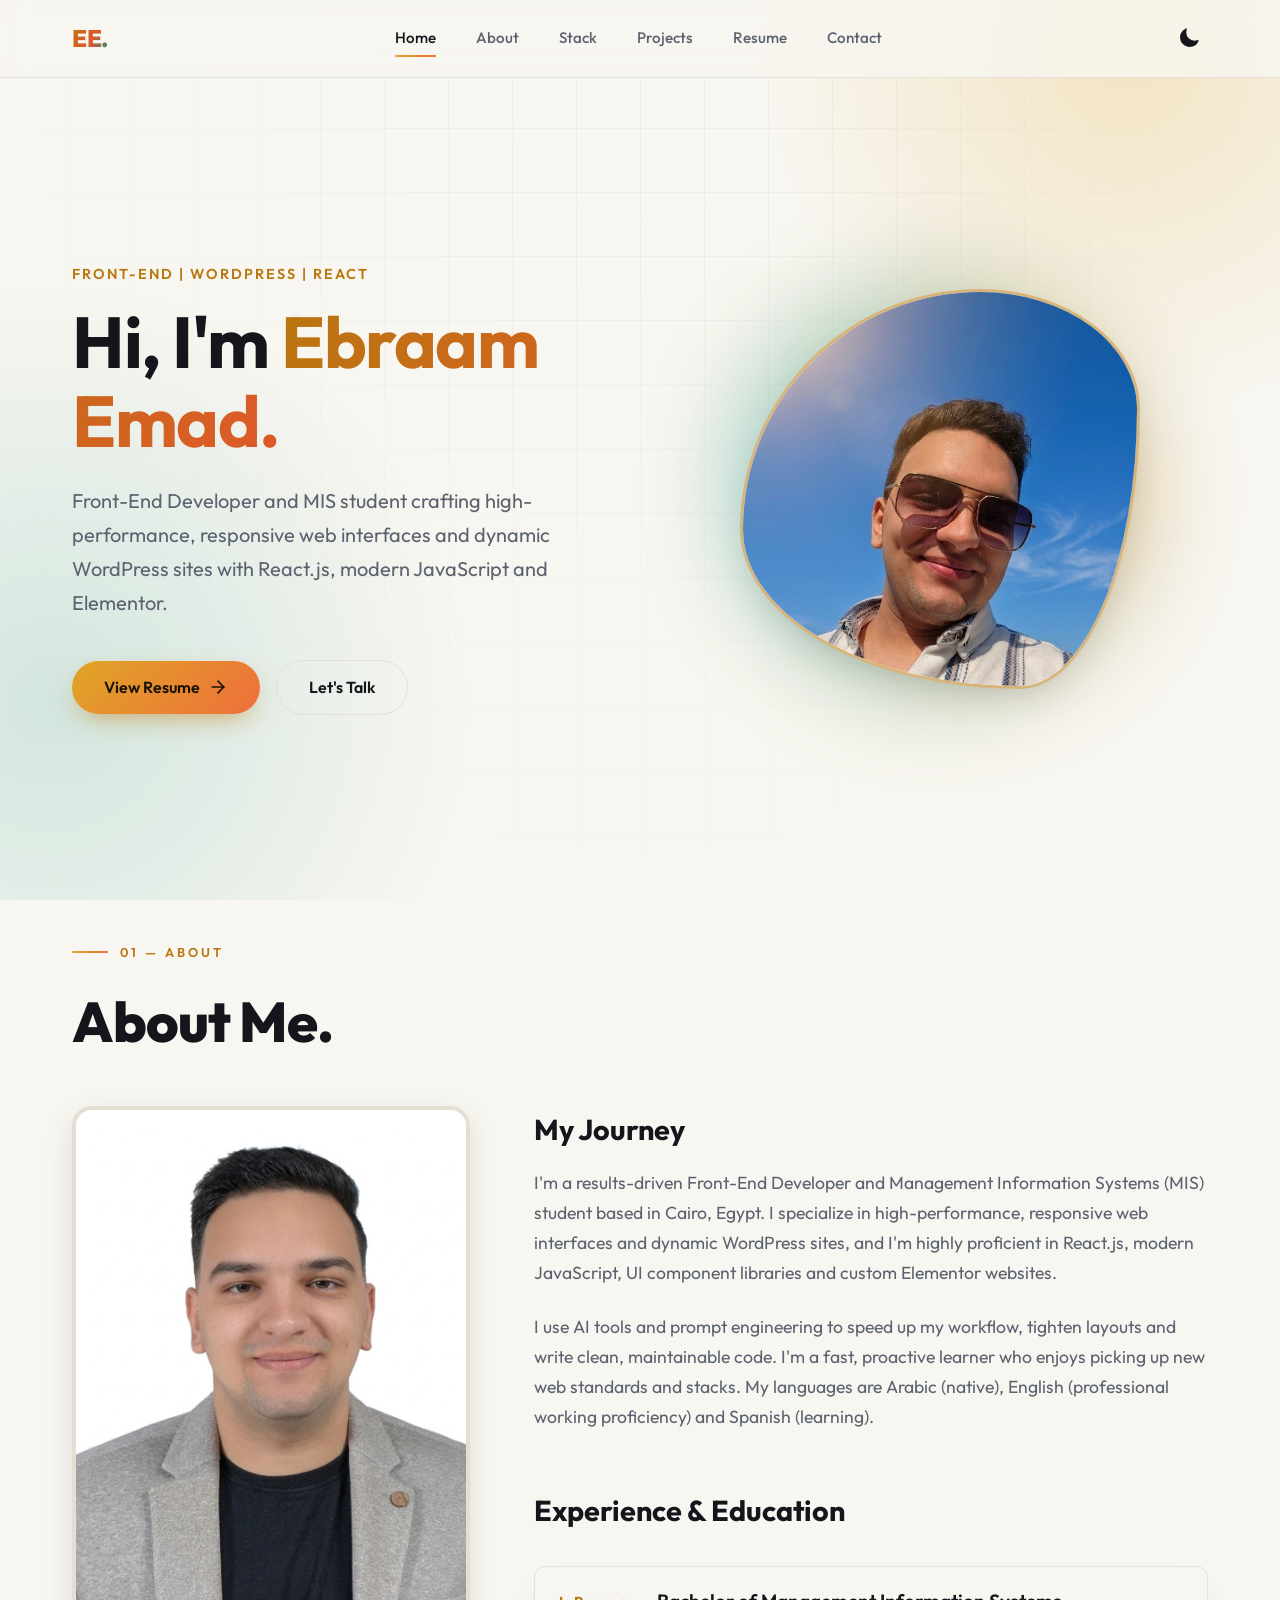
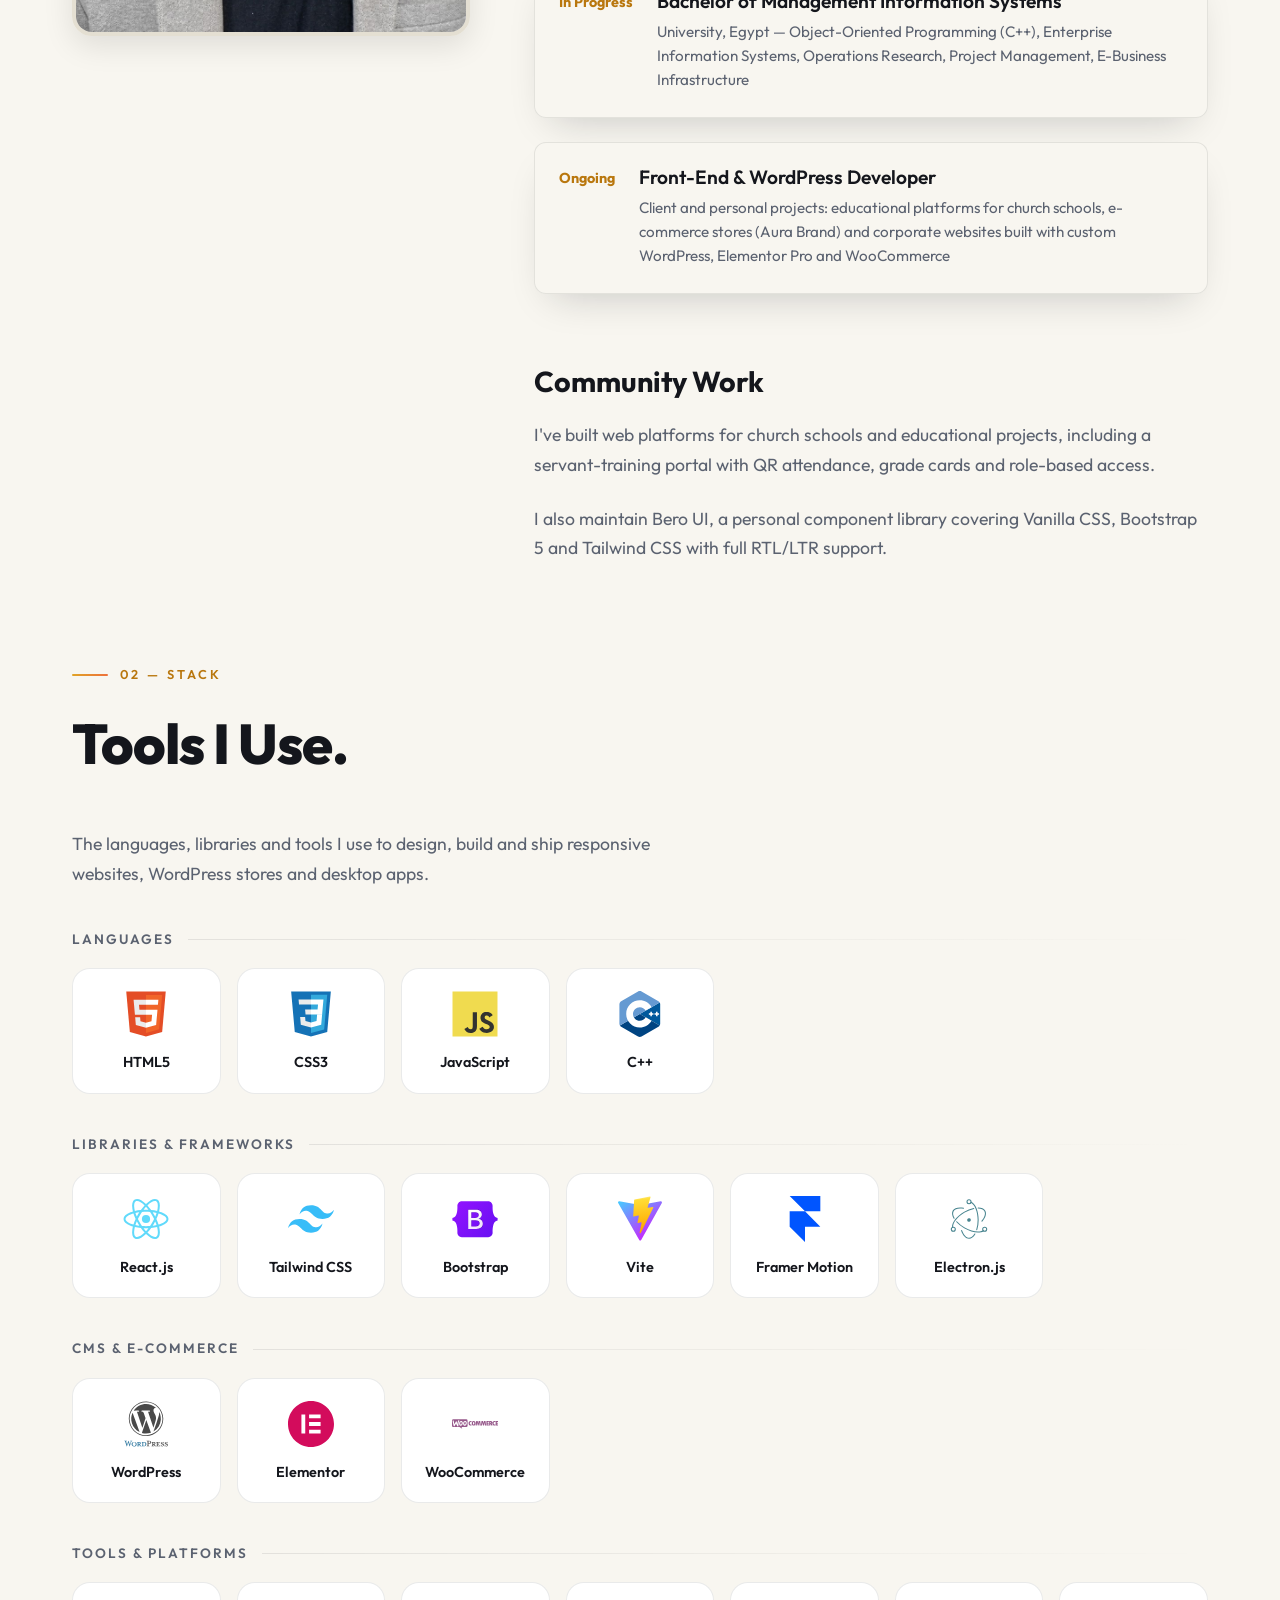
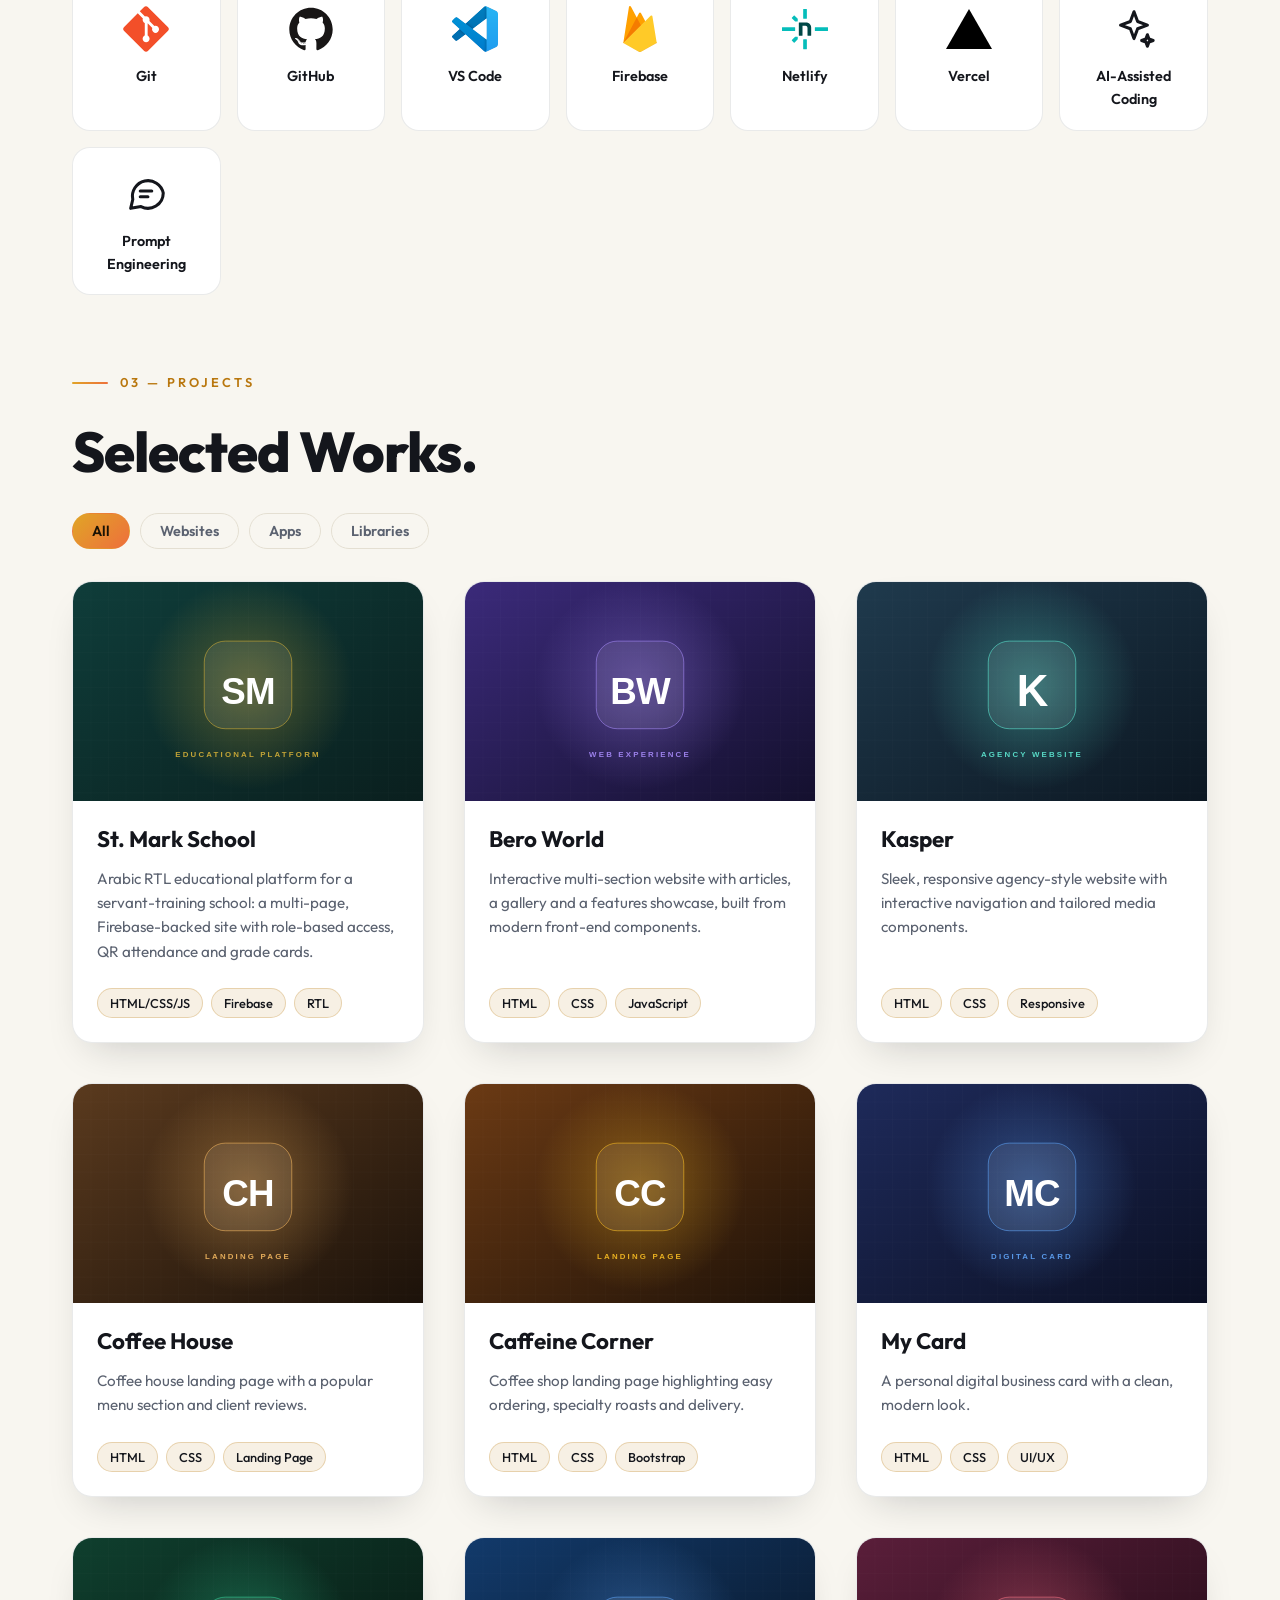
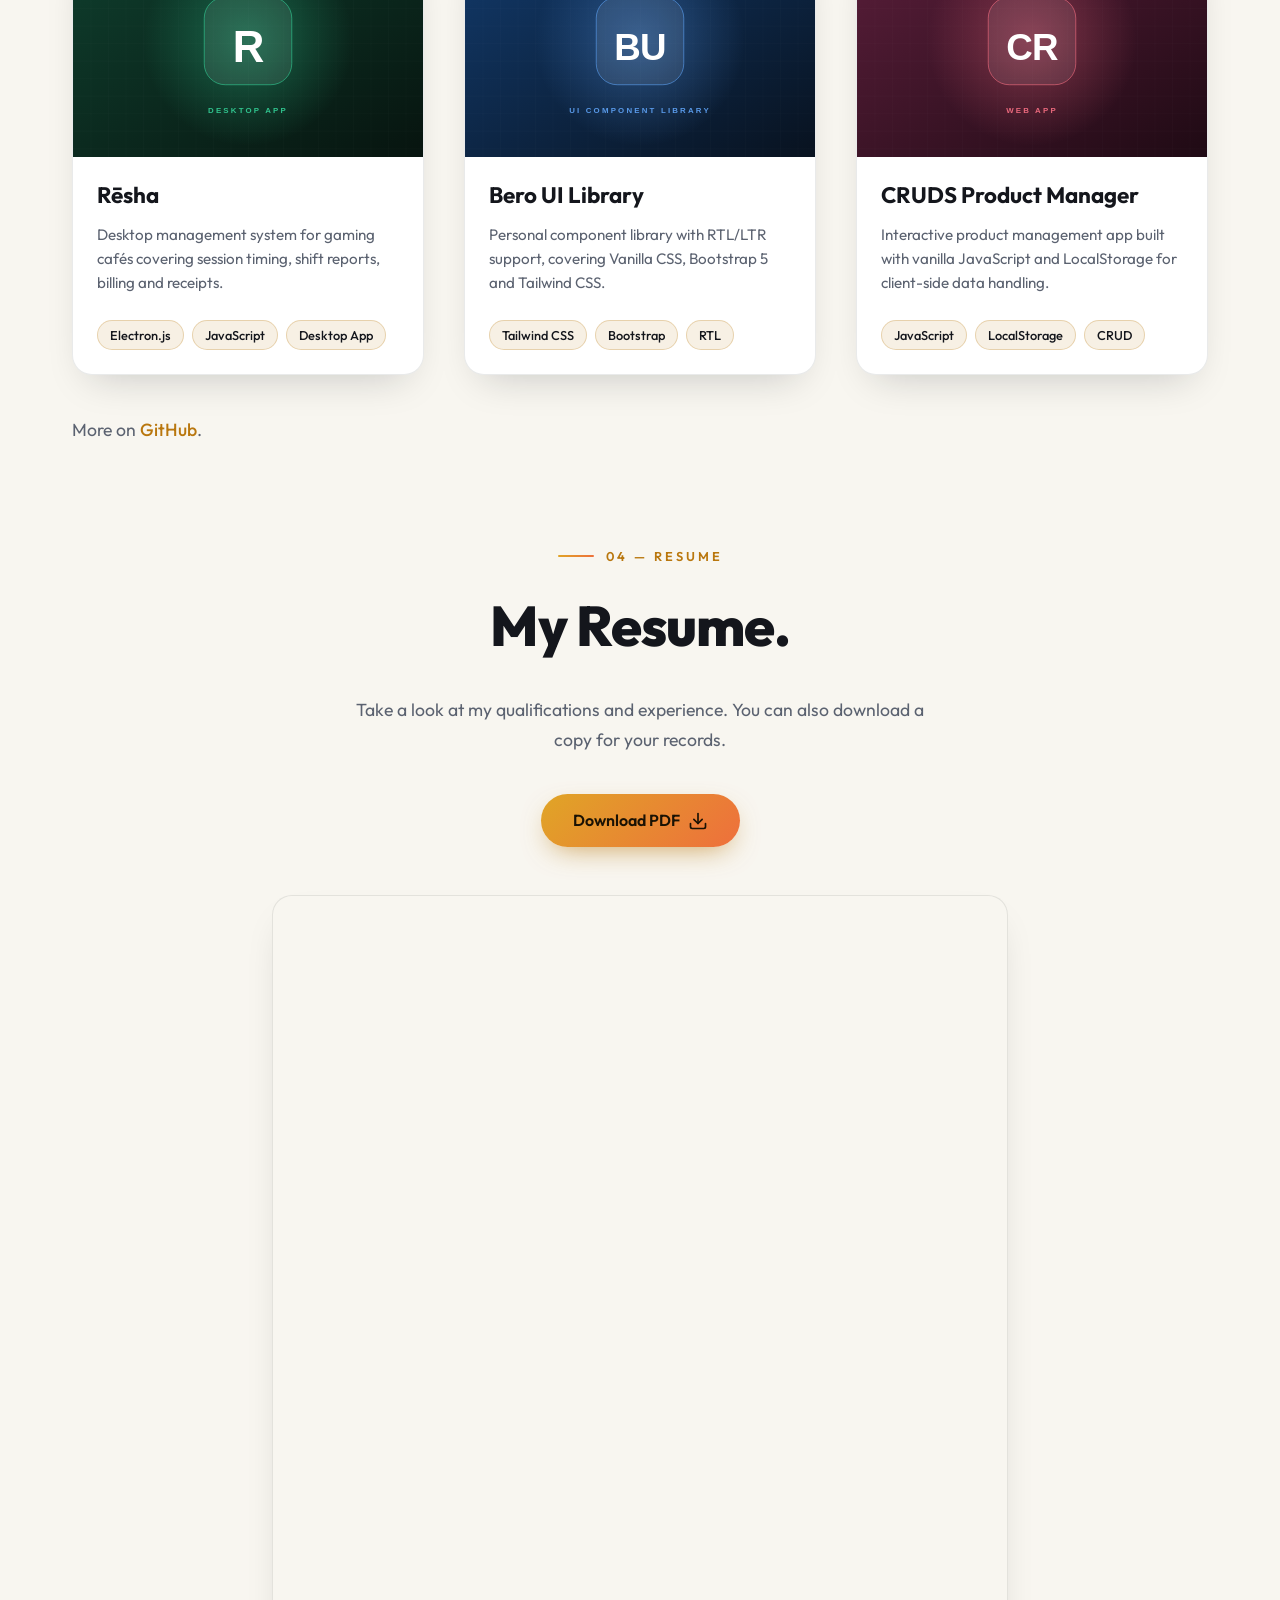
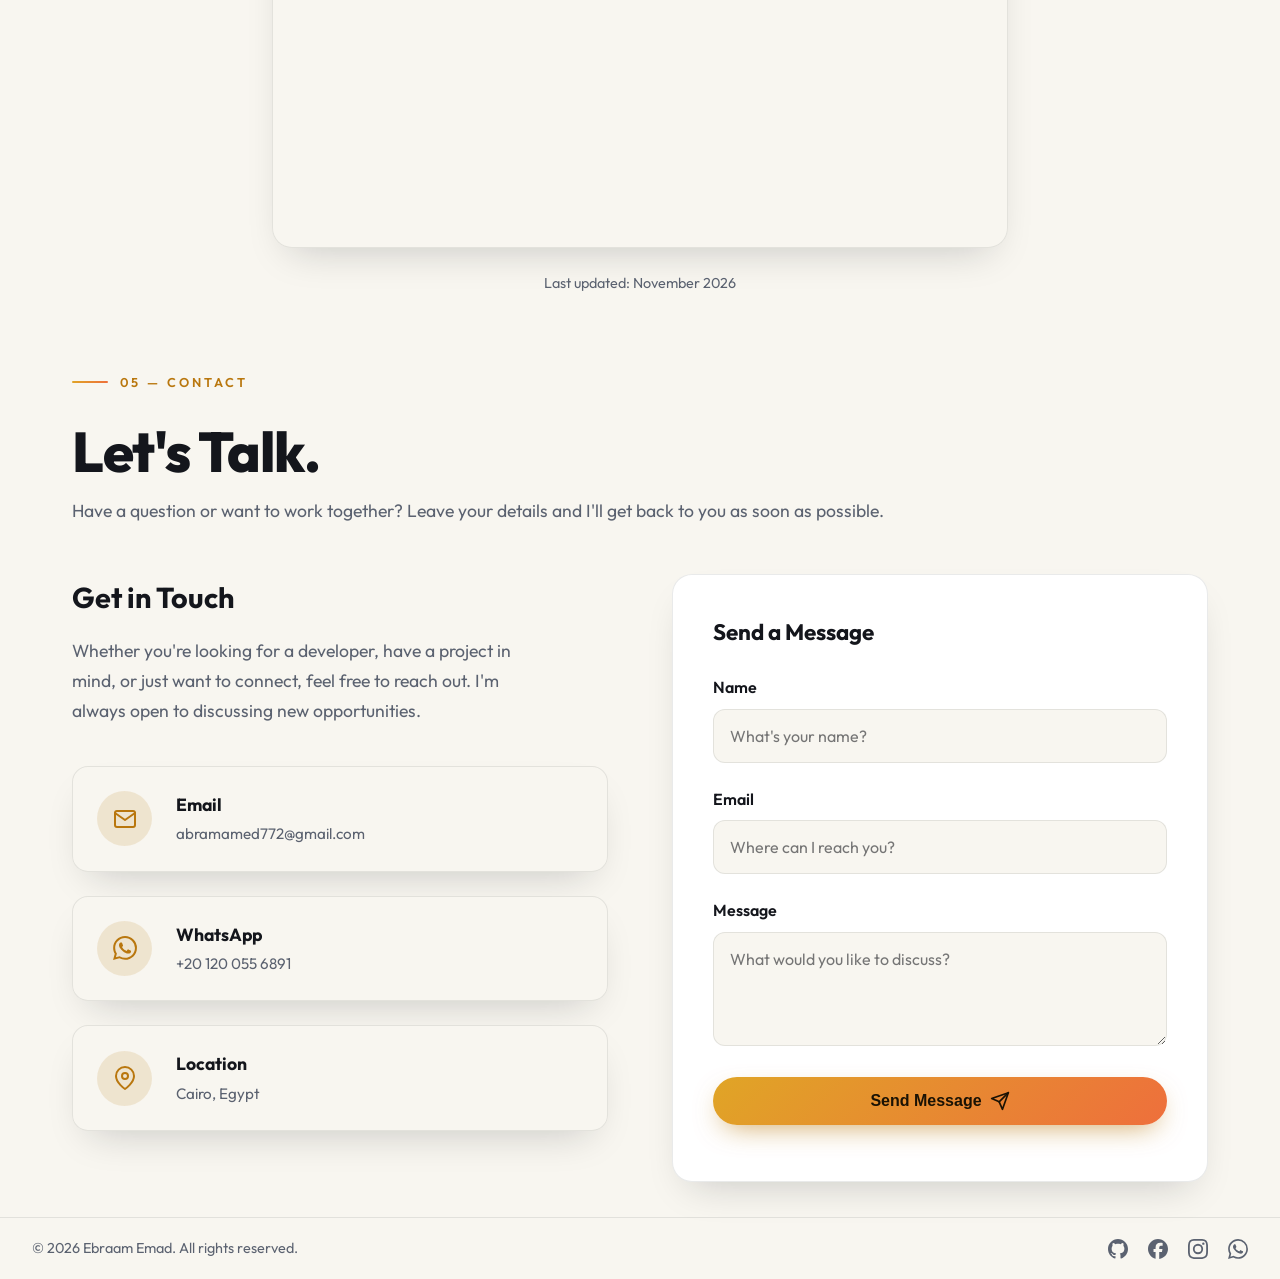
<file: about.html>
<!doctype html>
<html lang="en">
  <head>
    <meta charset="UTF-8" />
    <meta http-equiv="refresh" content="0; url=index.html#about" />
    <meta name="viewport" content="width=device-width, initial-scale=1" />
    <title>About | Ebraam Emad</title>
    <script>window.location.replace("index.html#about");</script>
  </head>
  <body>
    <p>This section is now part of the <a href="index.html#about">single-page portfolio</a>.</p>
  </body>
</html>
</file>
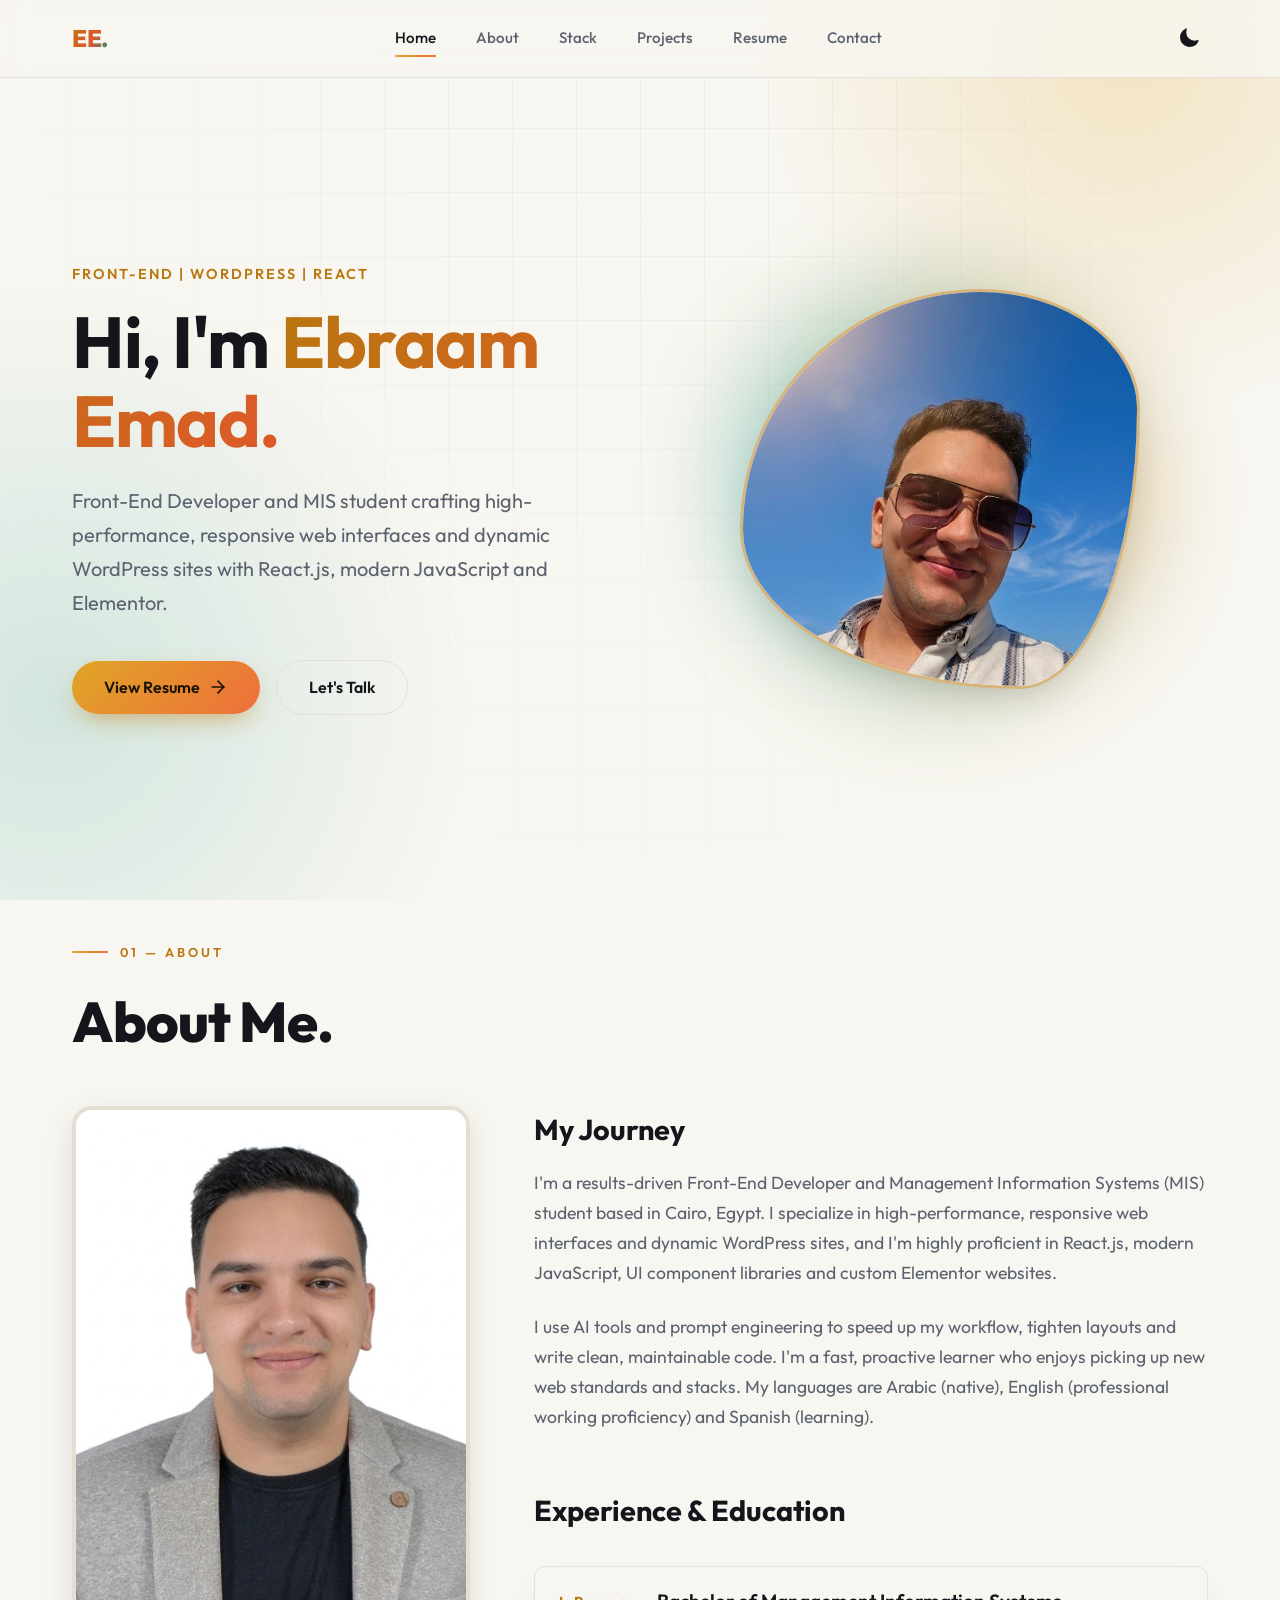
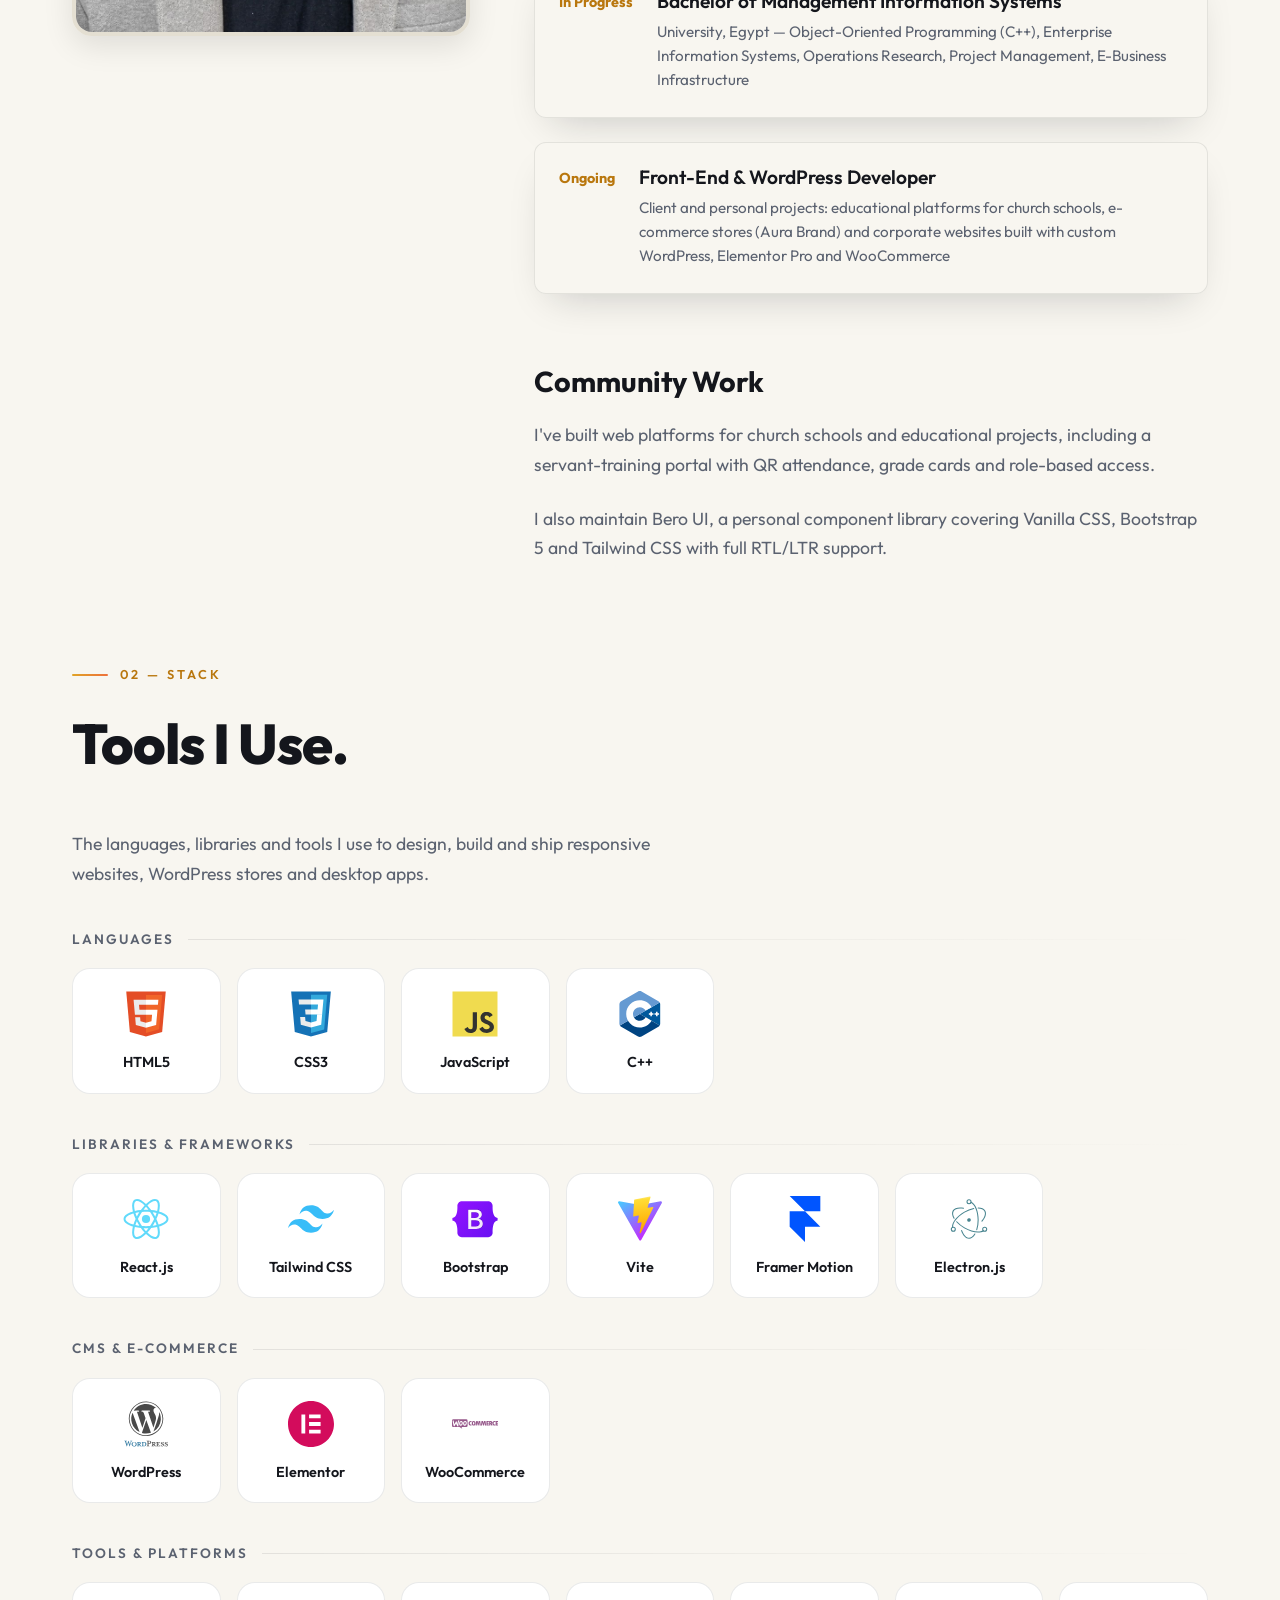
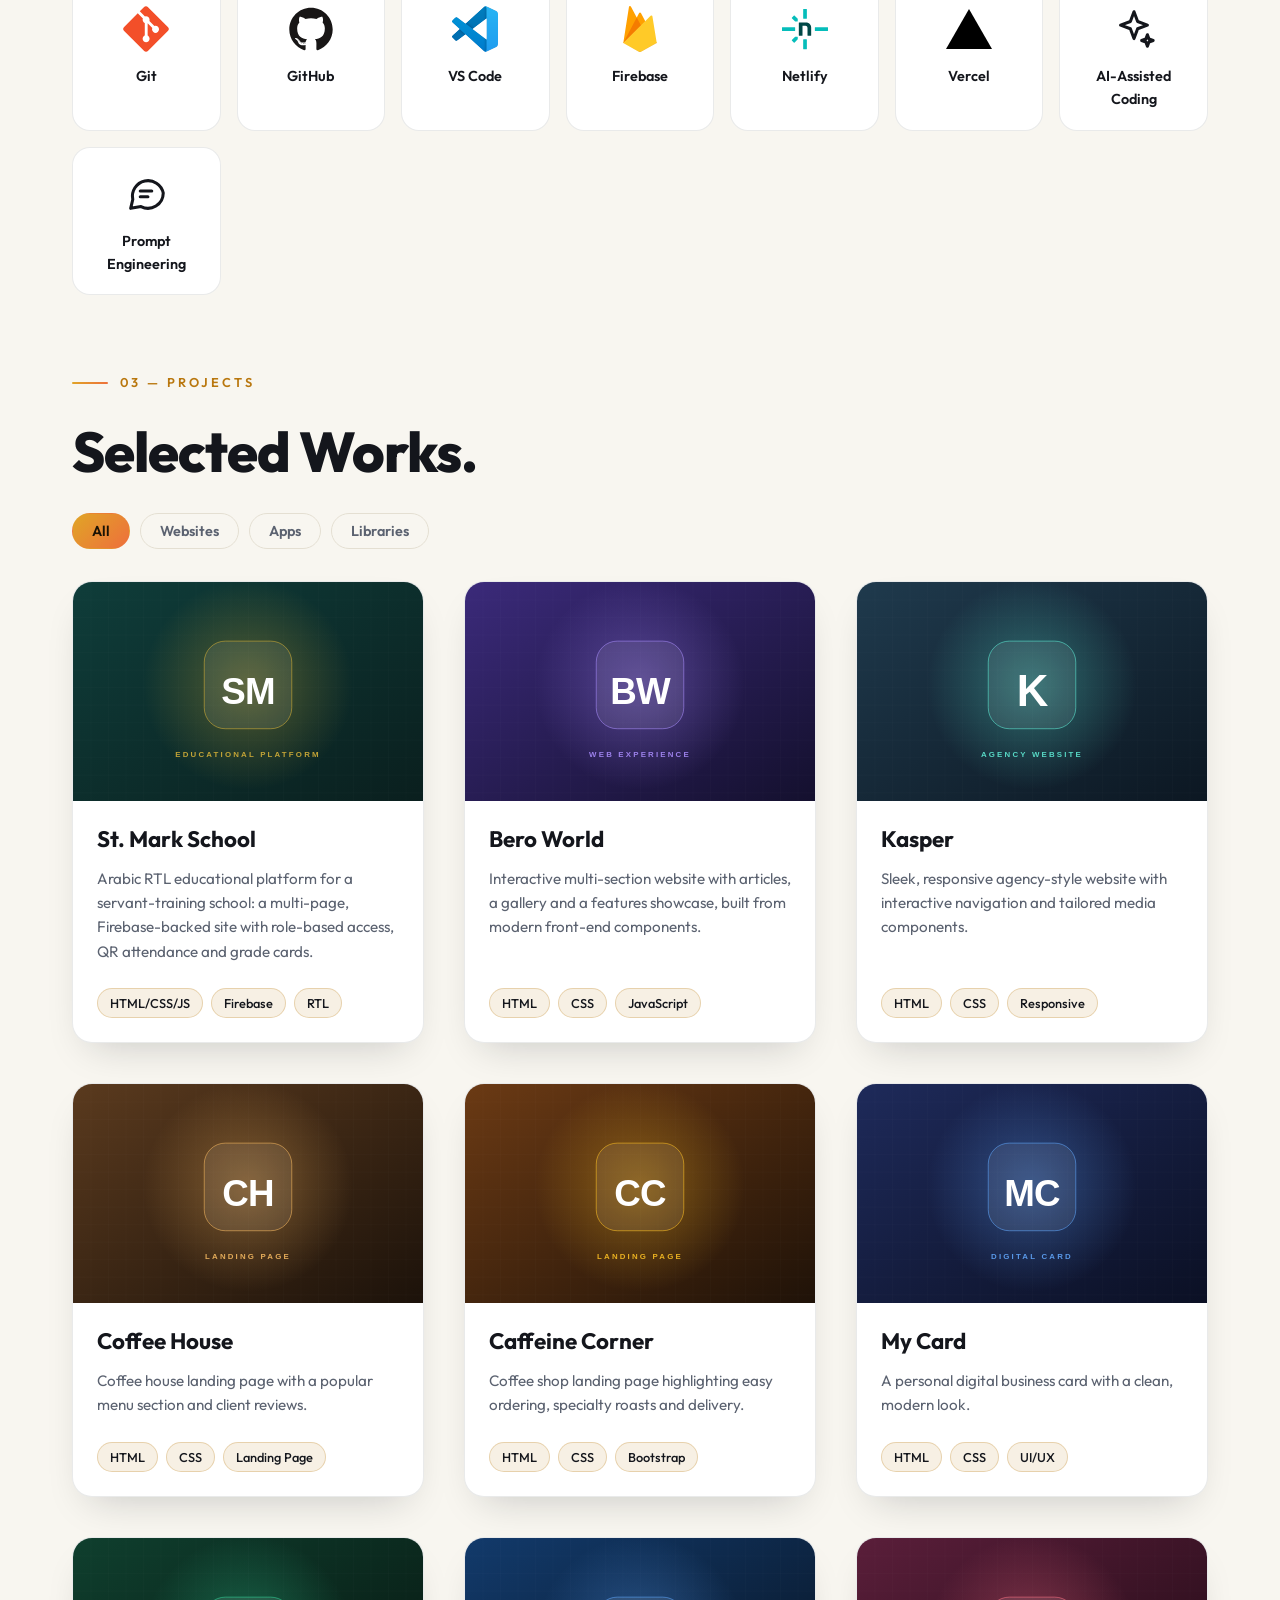
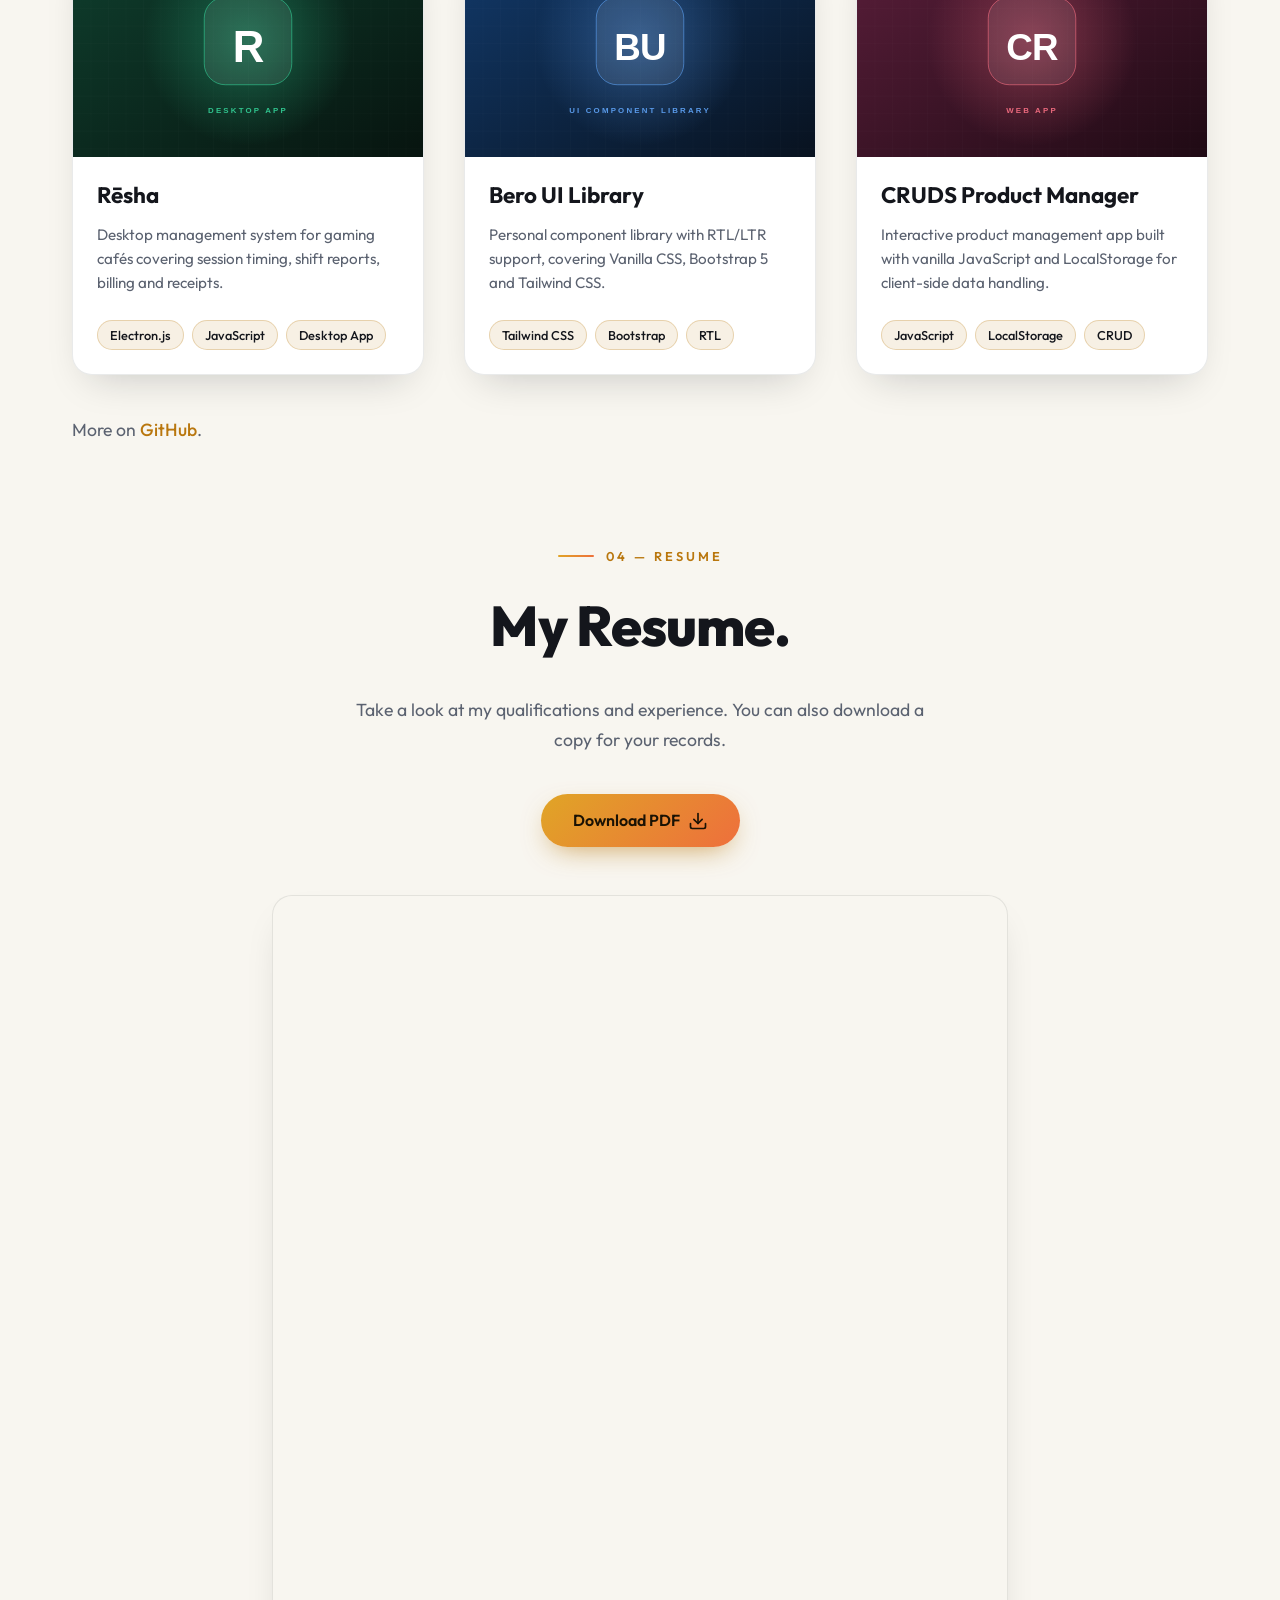
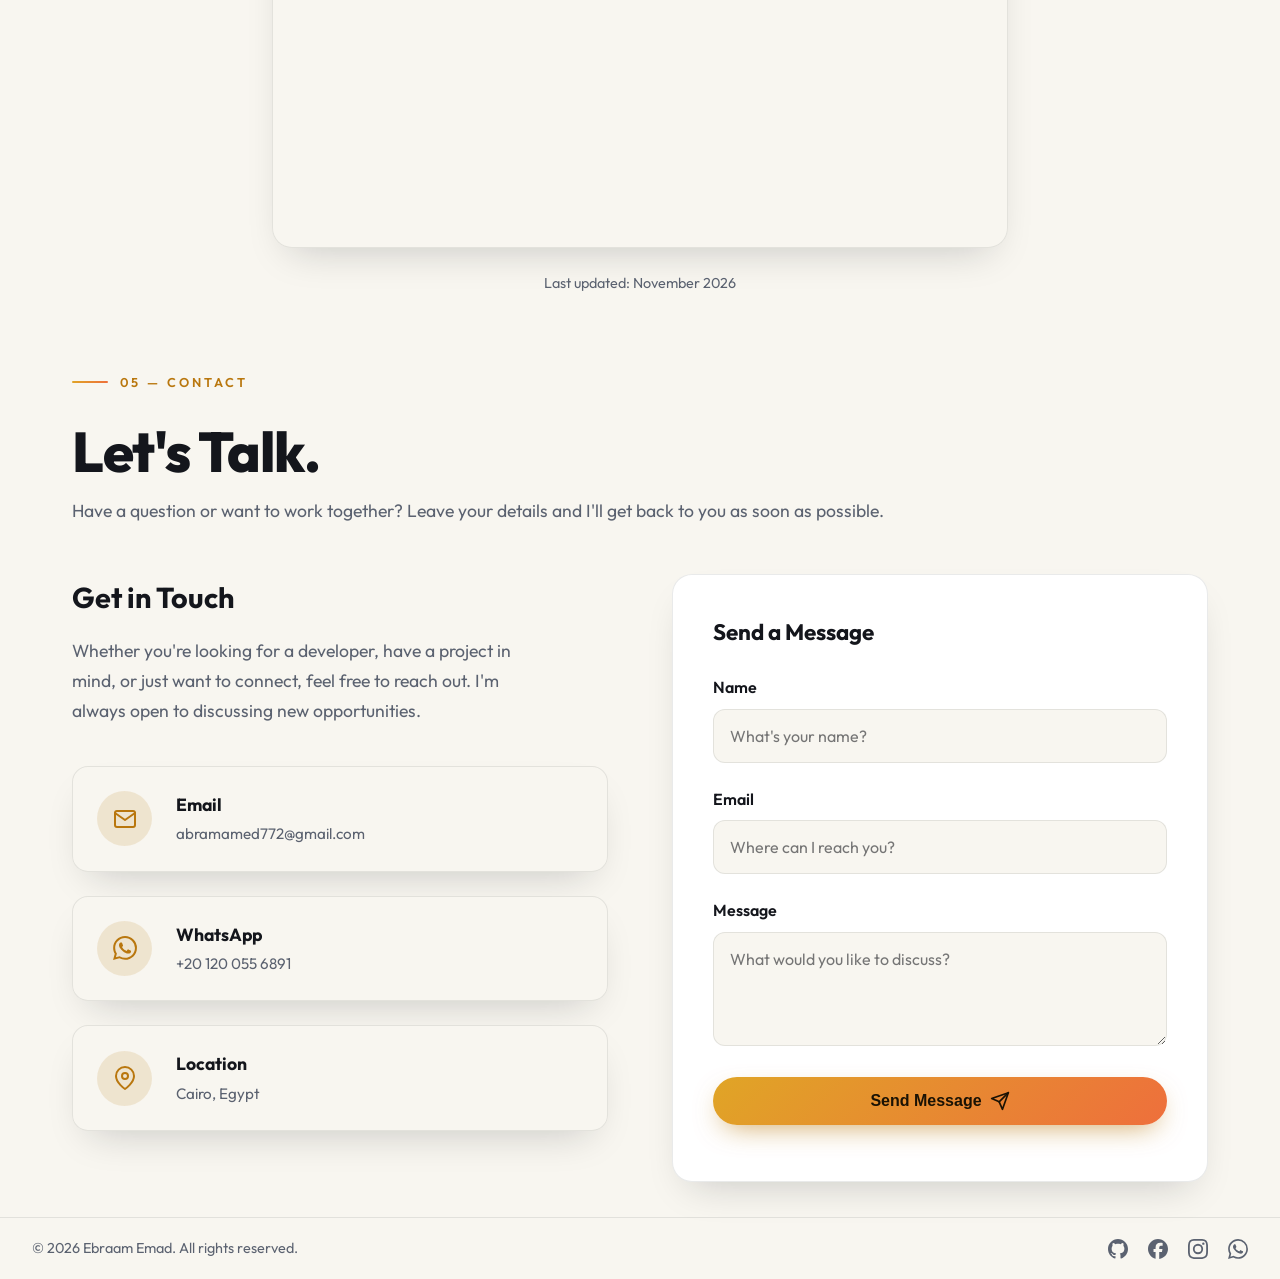
<file: contact.html>
<!doctype html>
<html lang="en">
  <head>
    <meta charset="UTF-8" />
    <meta http-equiv="refresh" content="0; url=index.html#contact" />
    <meta name="viewport" content="width=device-width, initial-scale=1" />
    <title>Contact | Ebraam Emad</title>
    <script>window.location.replace("index.html#contact");</script>
  </head>
  <body>
    <p>This section is now part of the <a href="index.html#contact">single-page portfolio</a>.</p>
  </body>
</html>
</file>
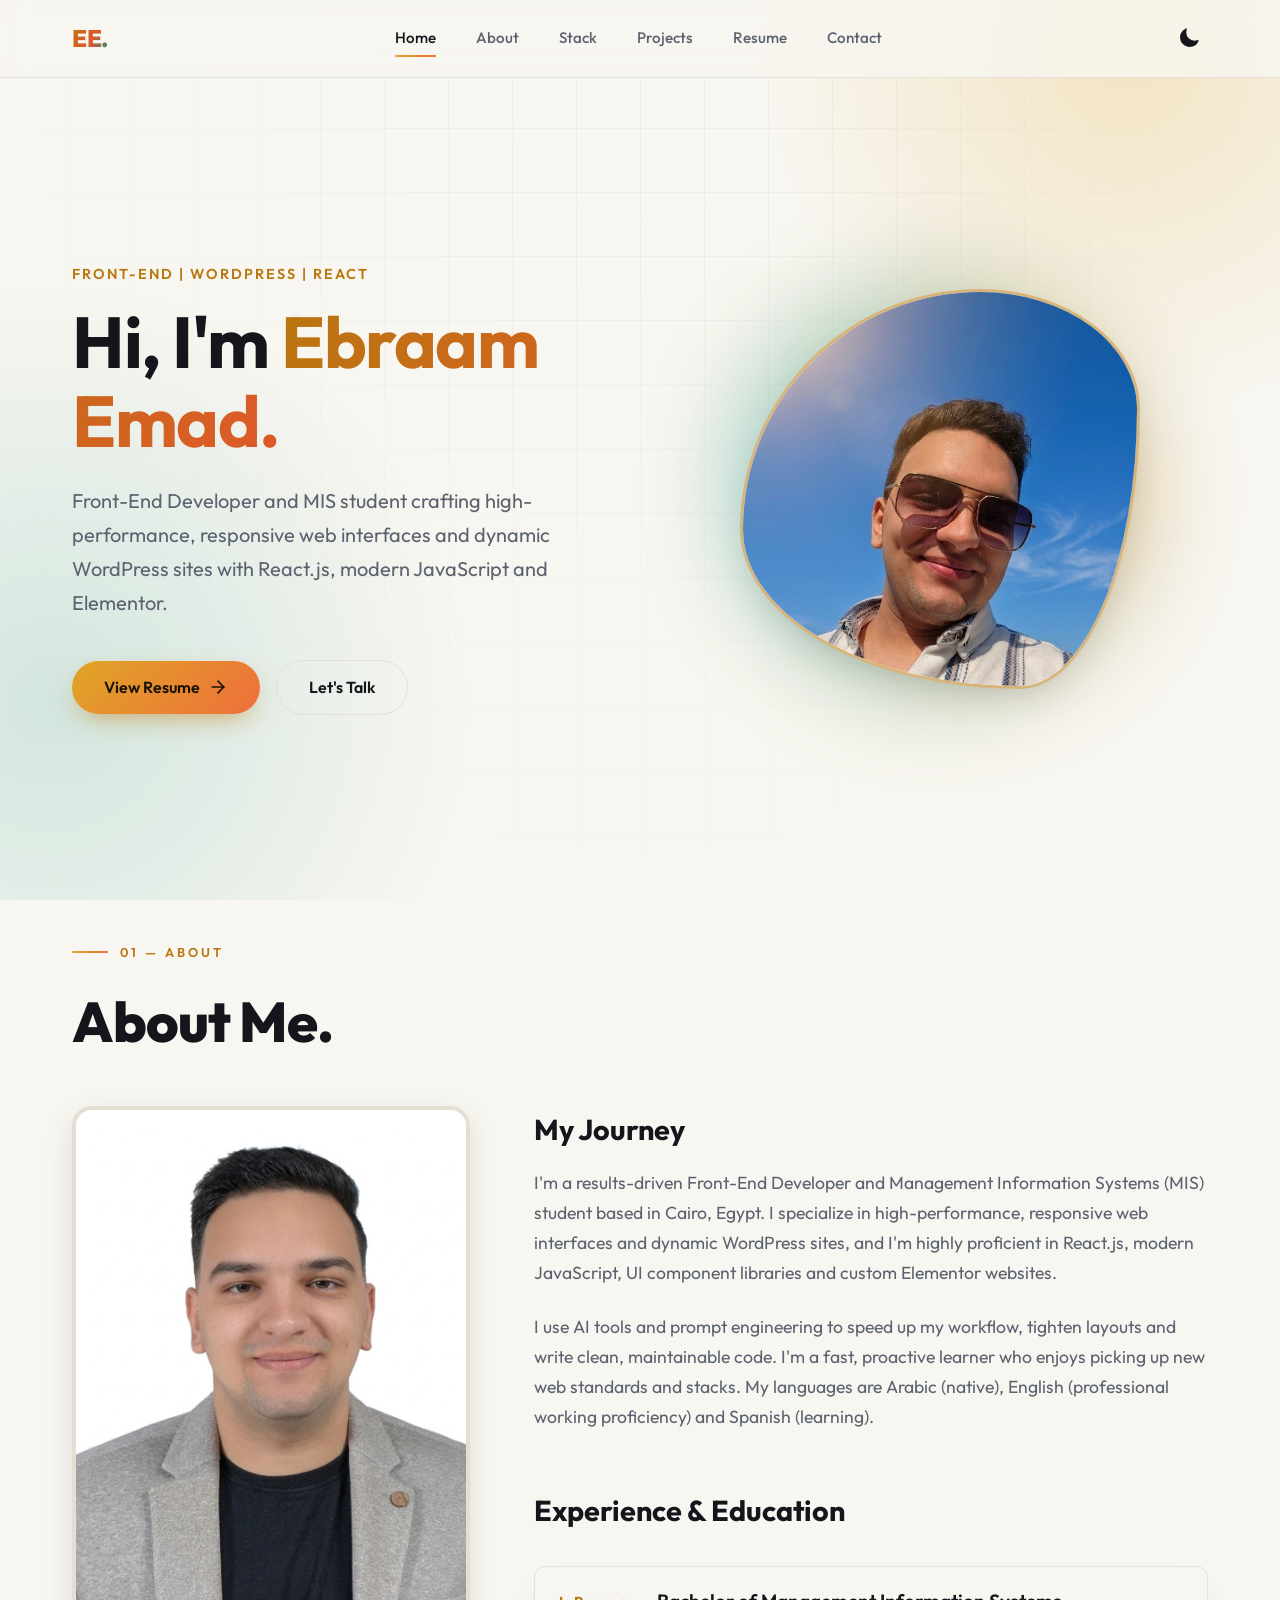
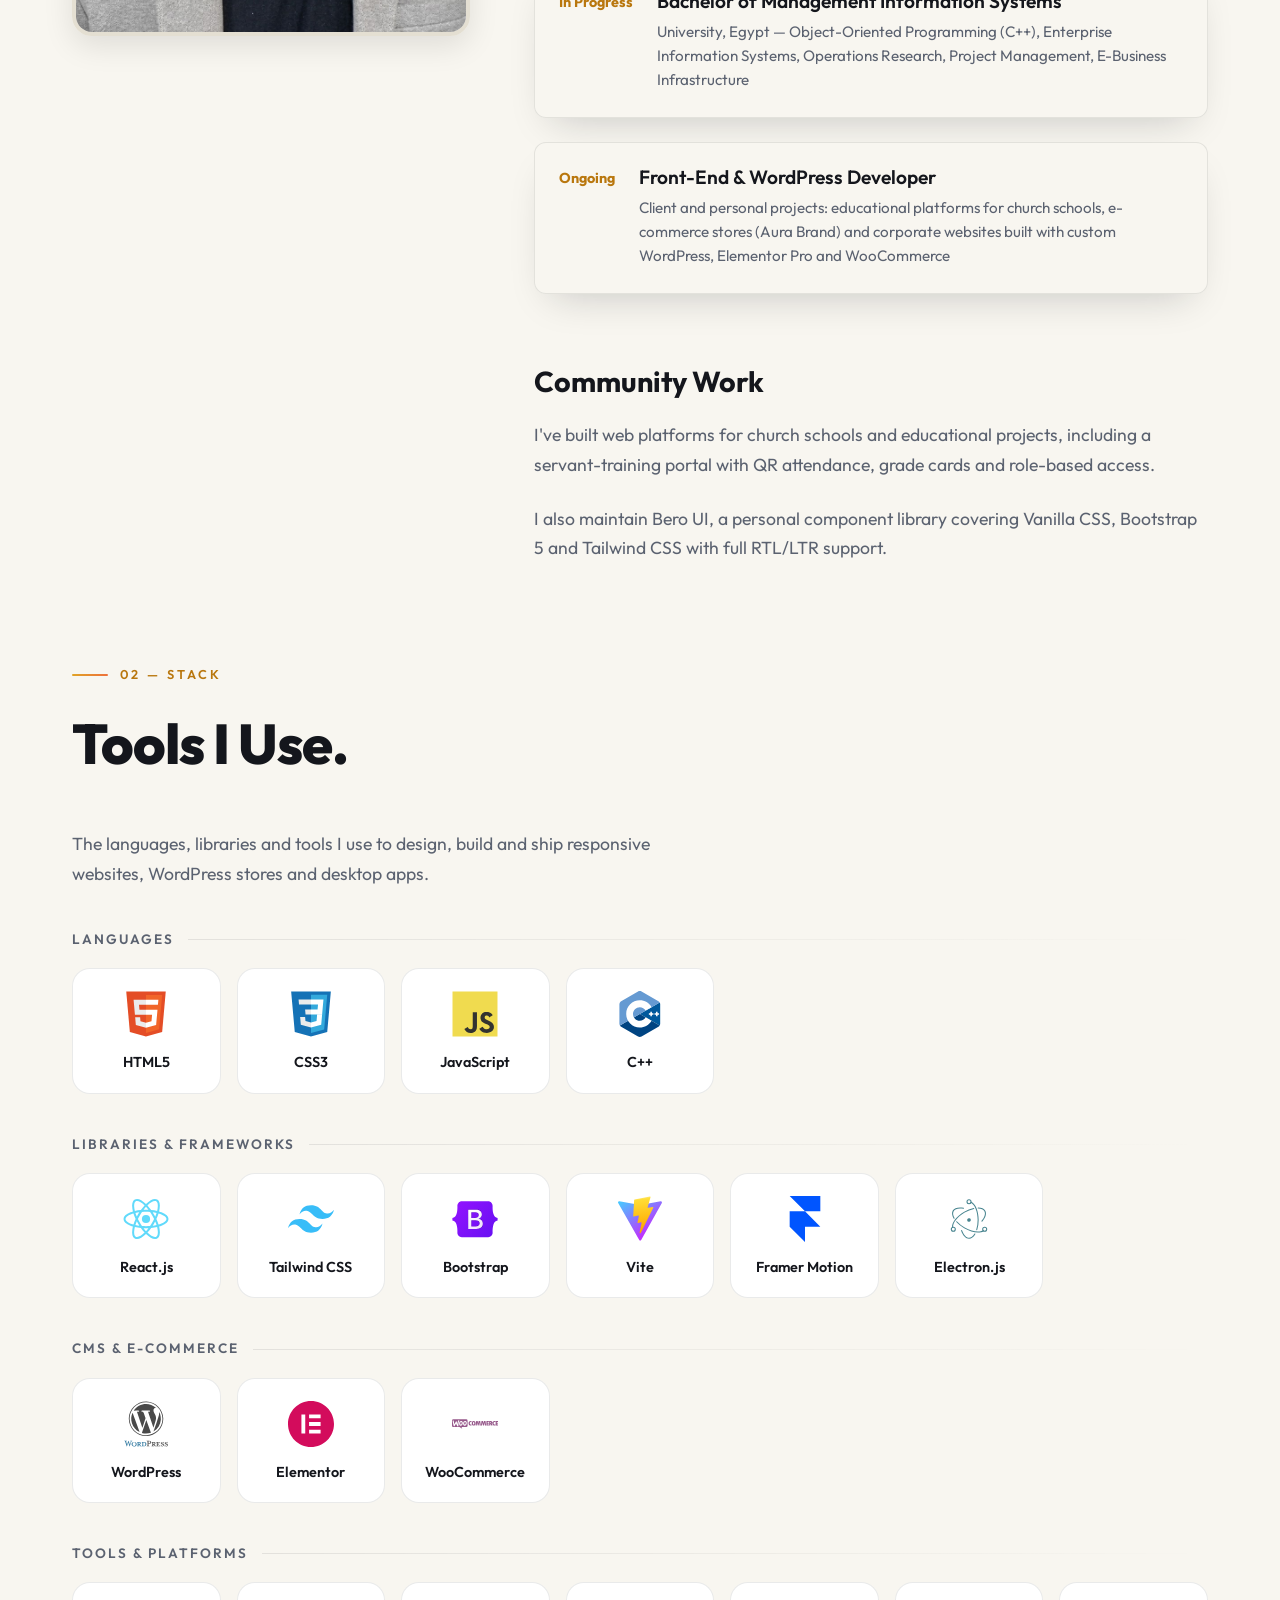
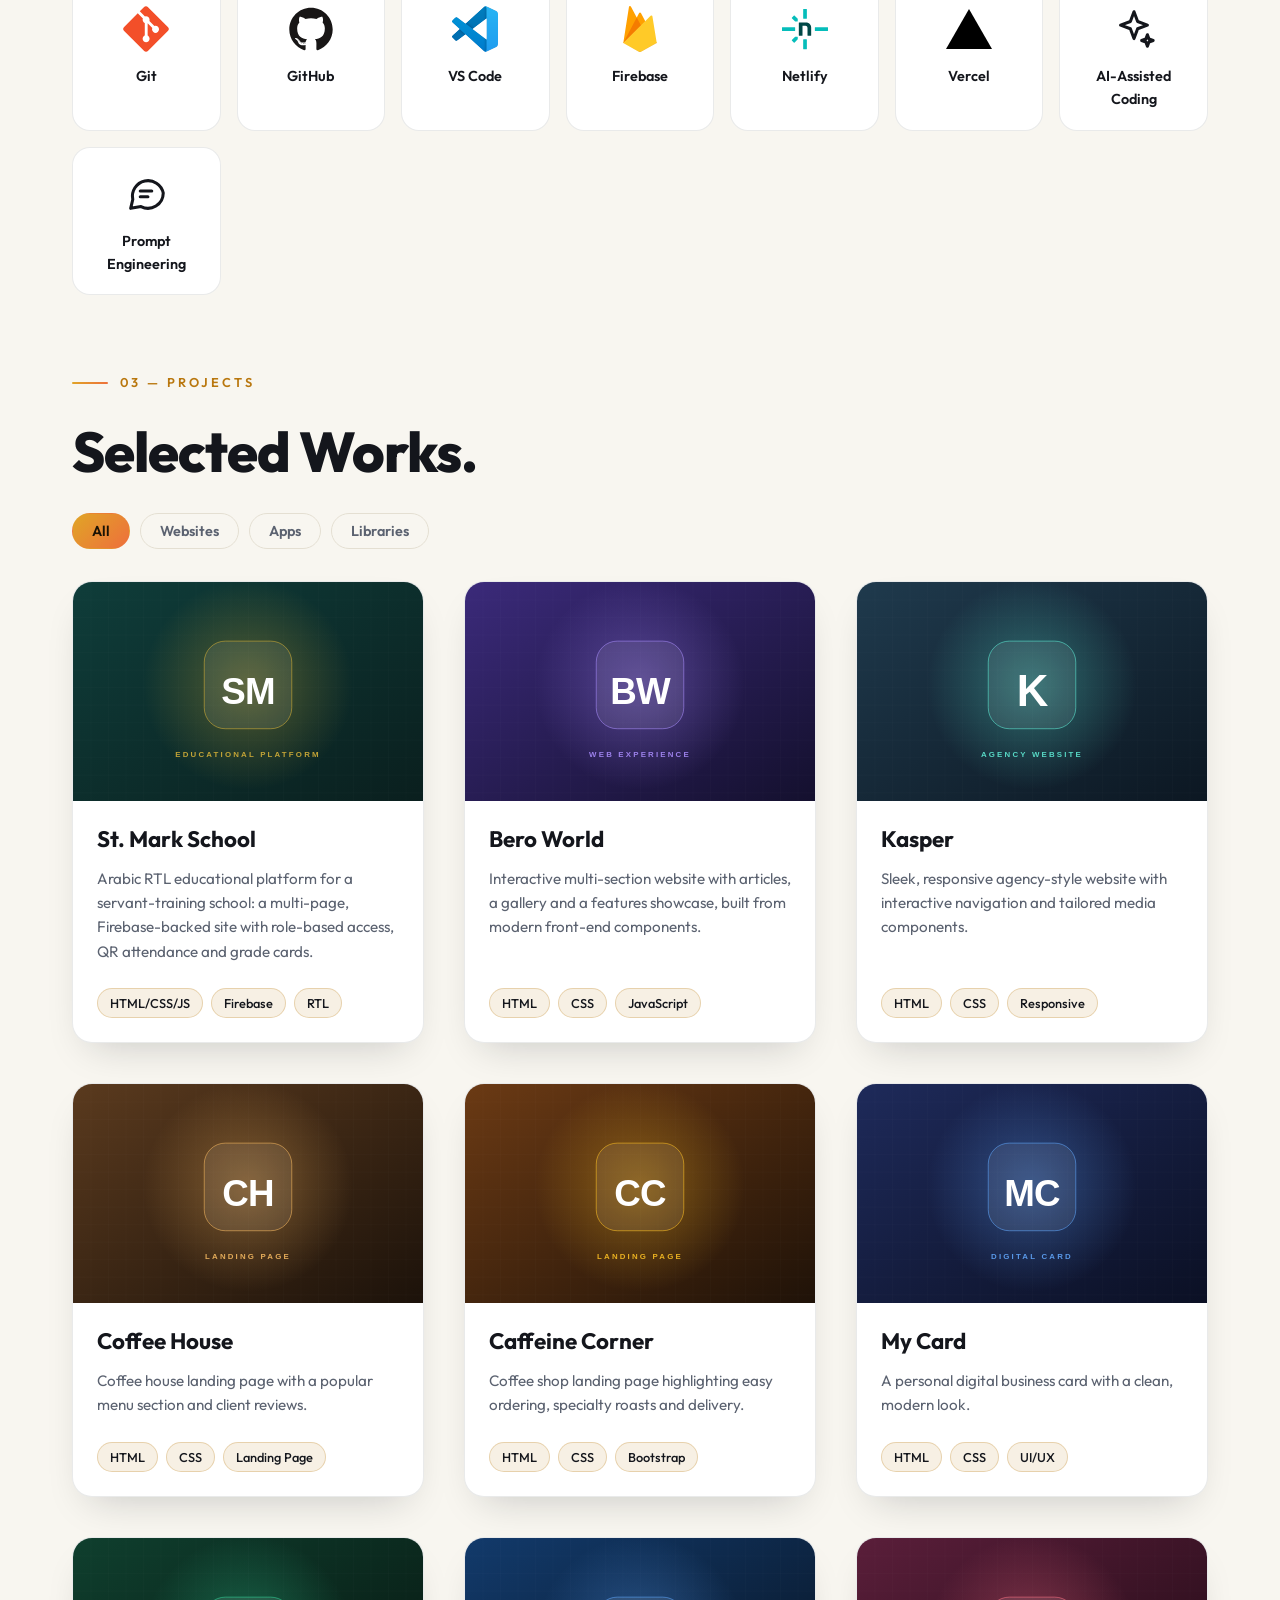
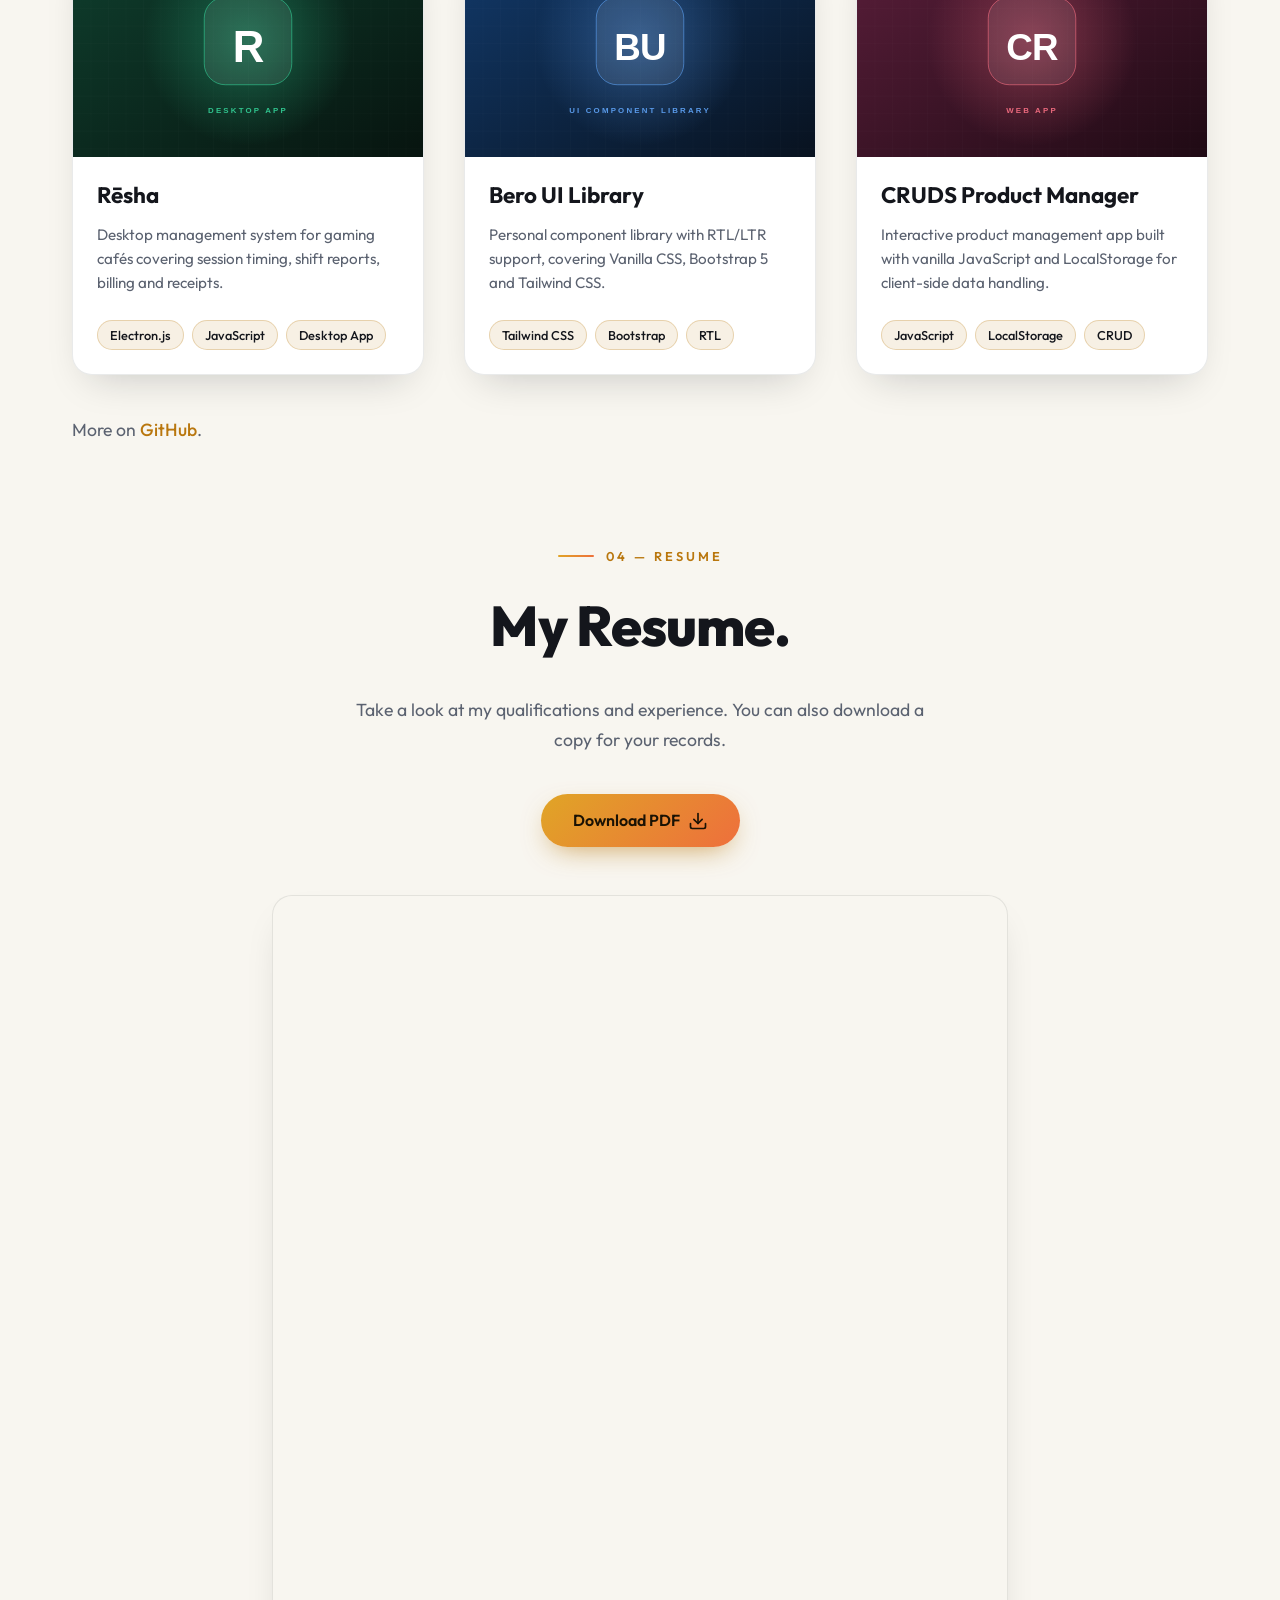
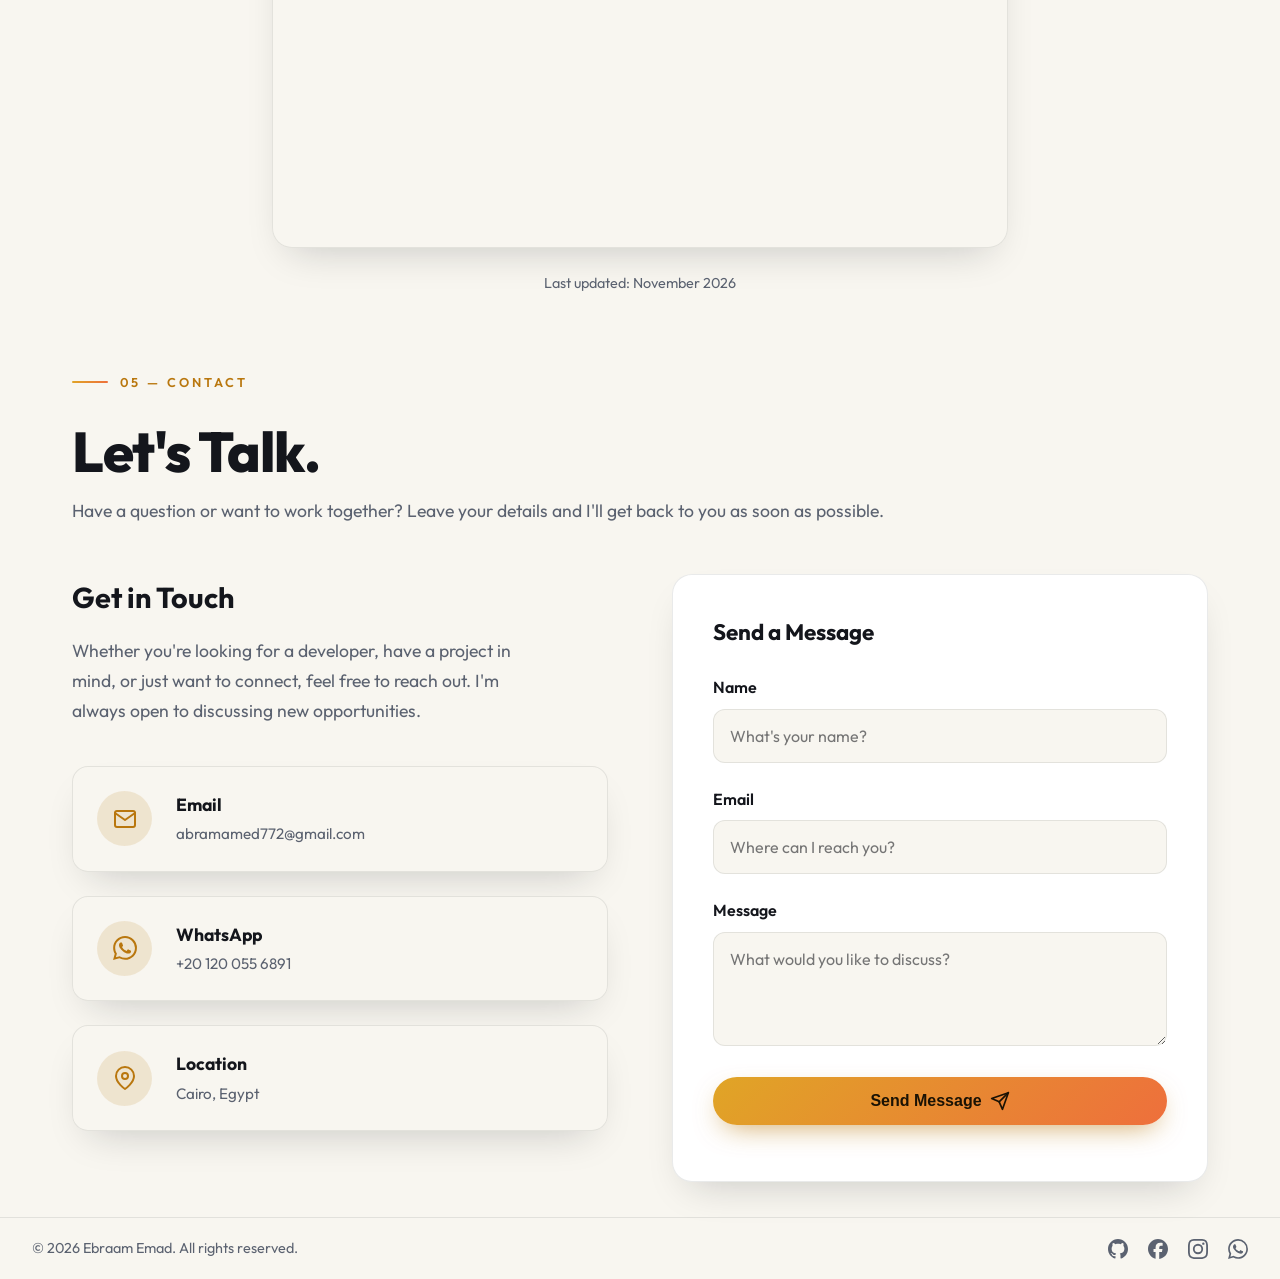
<file: projects.html>
<!doctype html>
<html lang="en">
  <head>
    <meta charset="UTF-8" />
    <meta http-equiv="refresh" content="0; url=index.html#projects" />
    <meta name="viewport" content="width=device-width, initial-scale=1" />
    <title>Projects | Ebraam Emad</title>
    <script>window.location.replace("index.html#projects");</script>
  </head>
  <body>
    <p>This section is now part of the <a href="index.html#projects">single-page portfolio</a>.</p>
  </body>
</html>
</file>
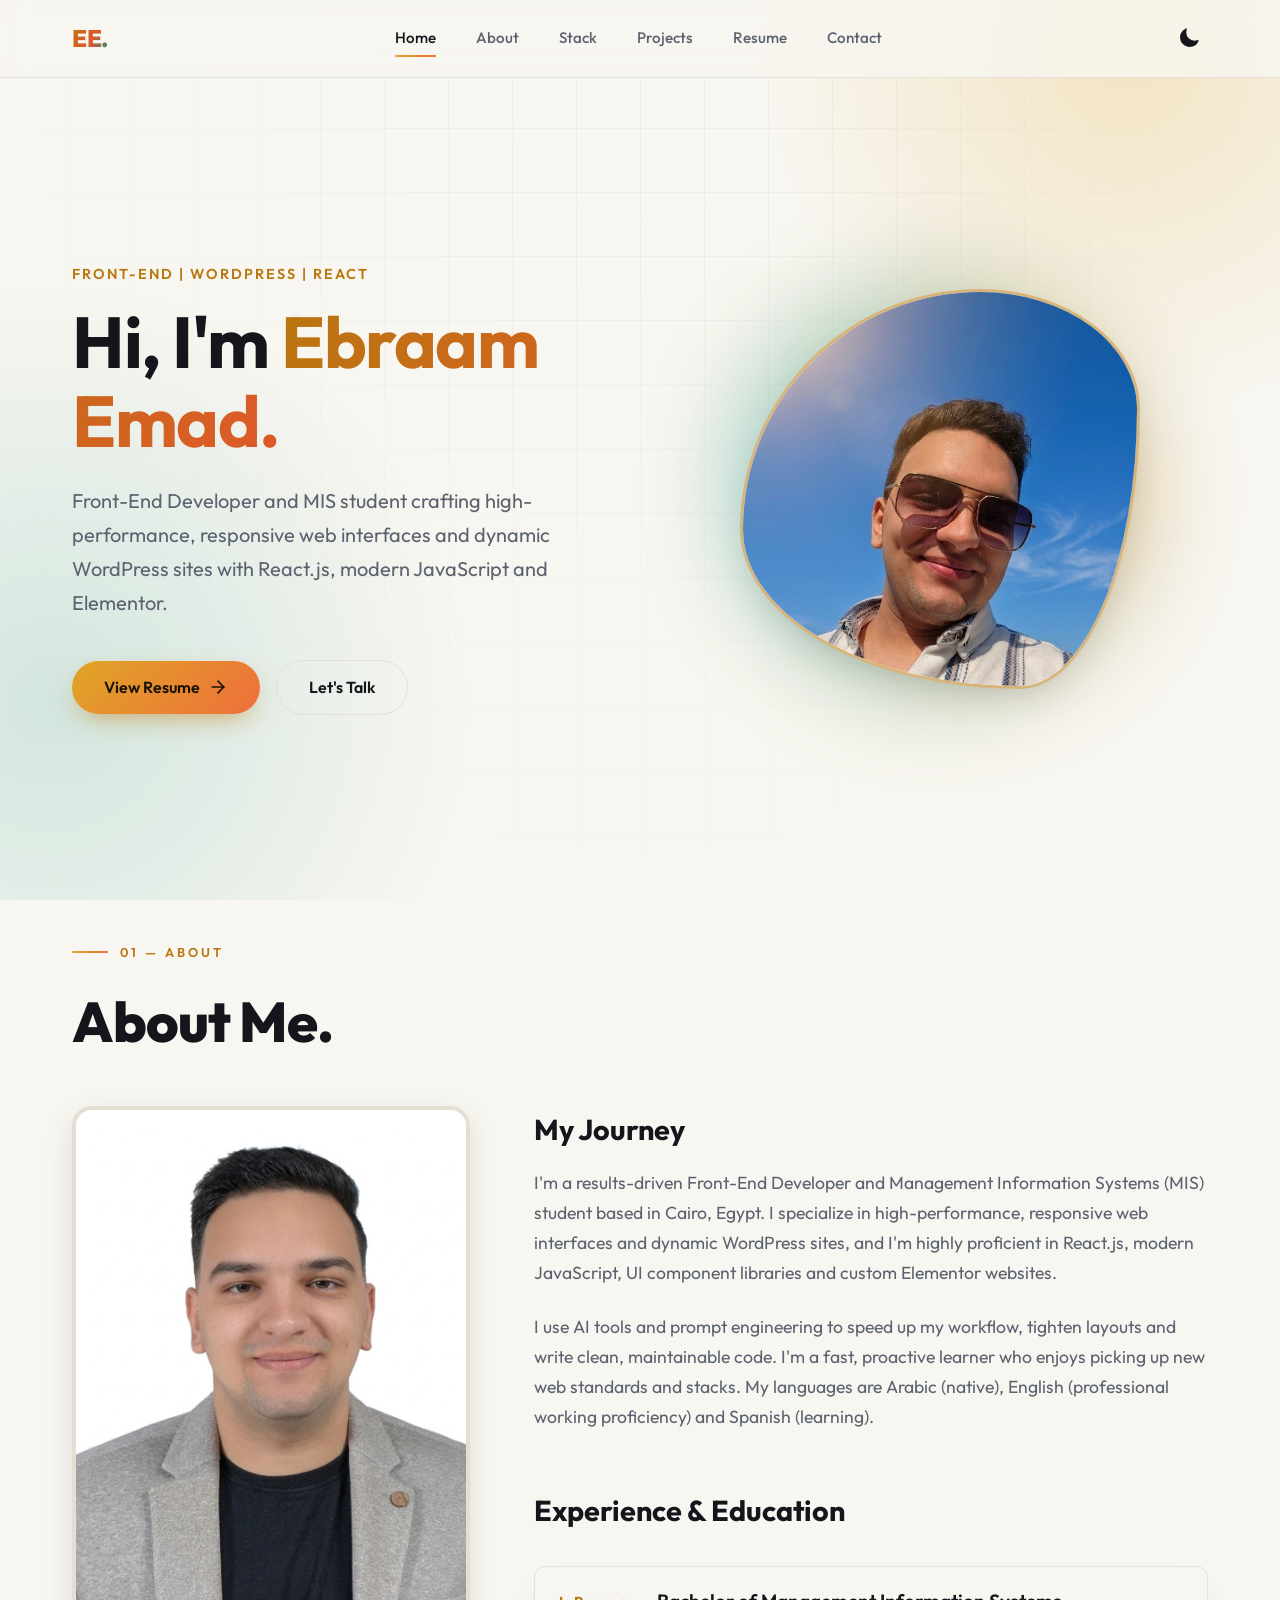
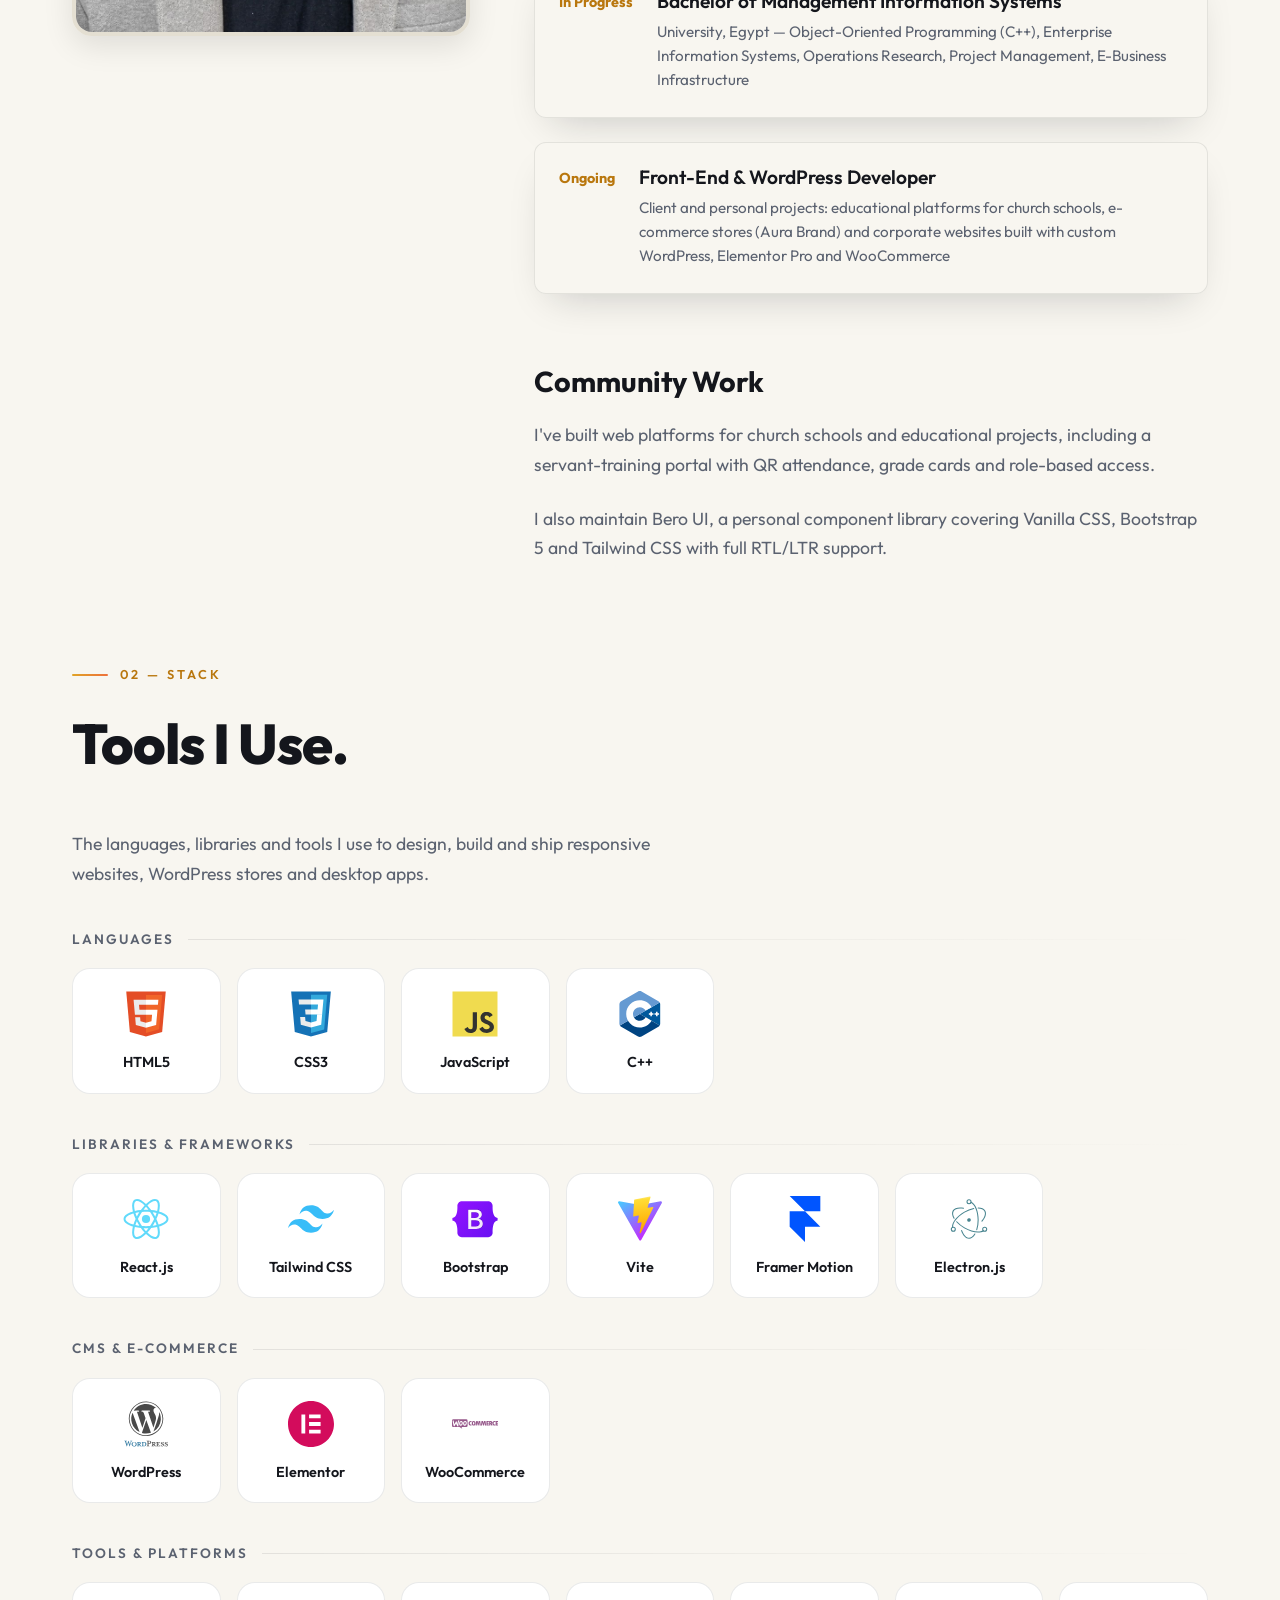
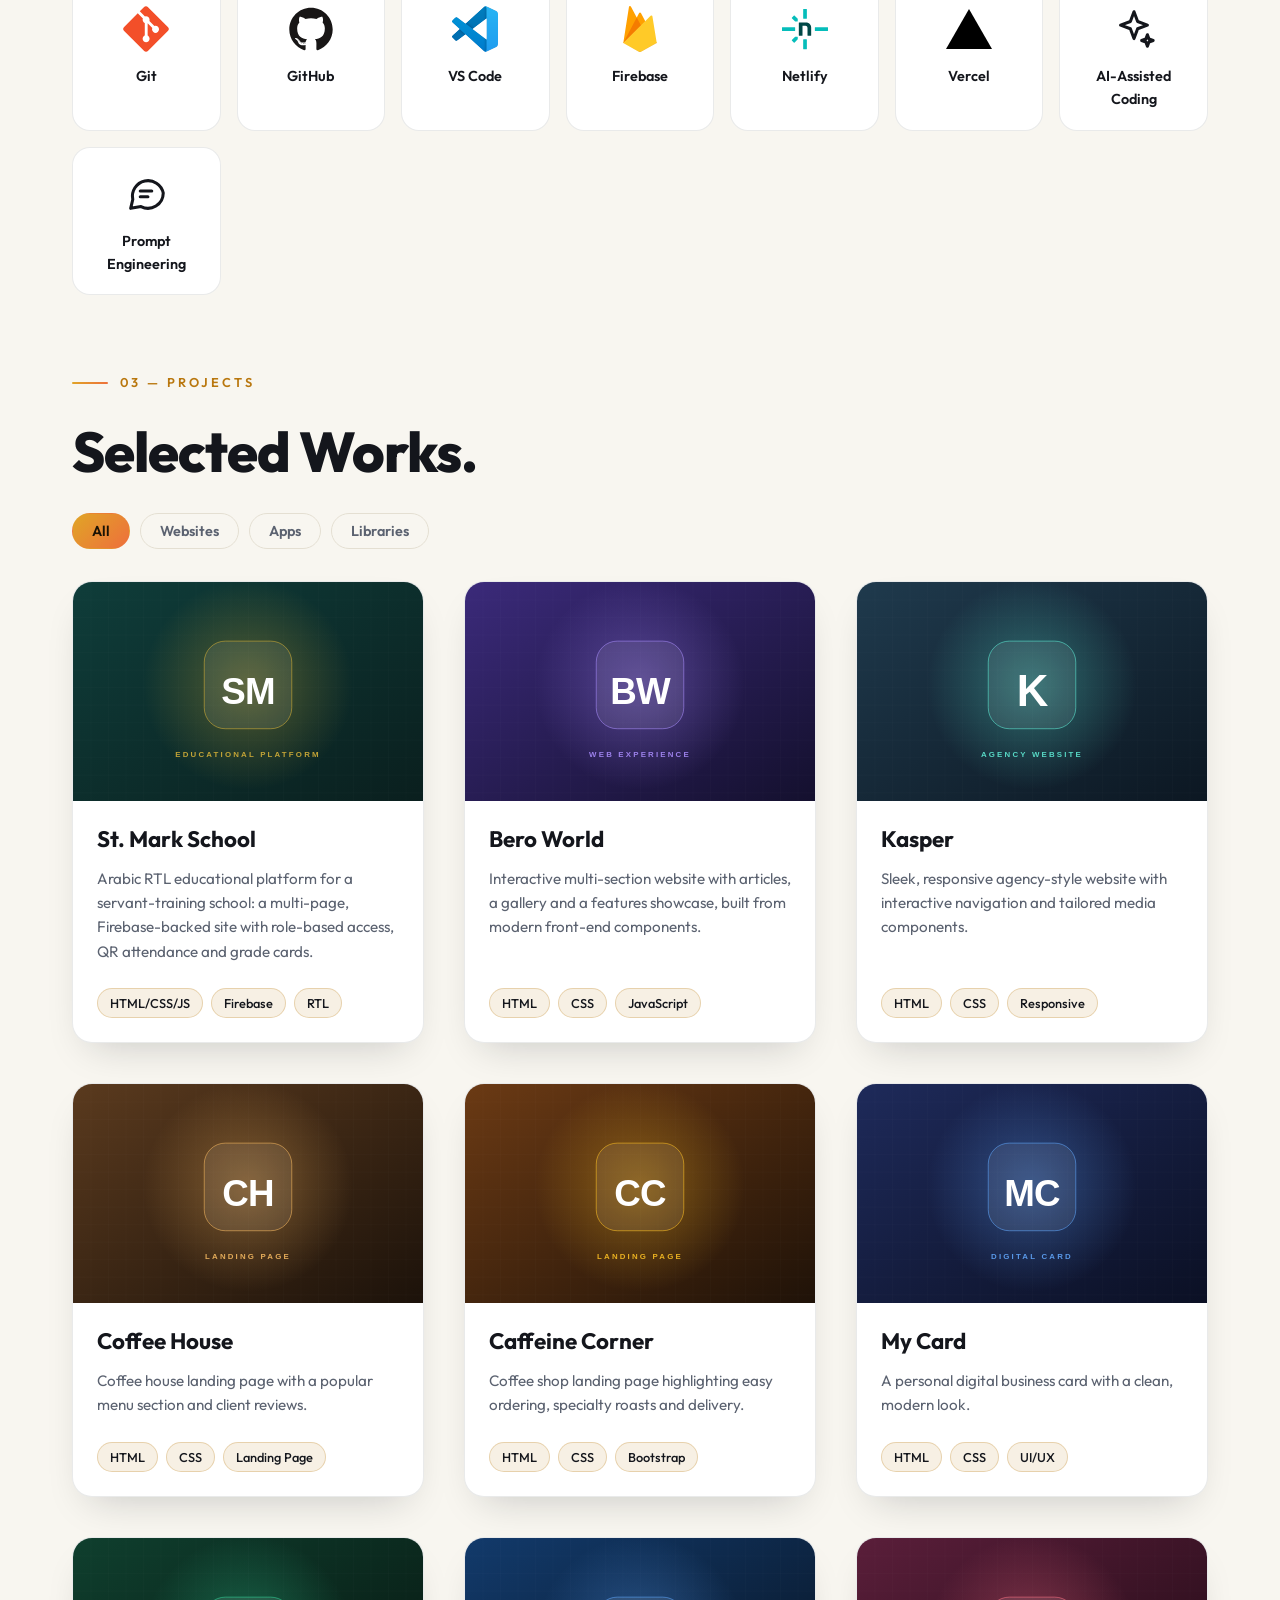
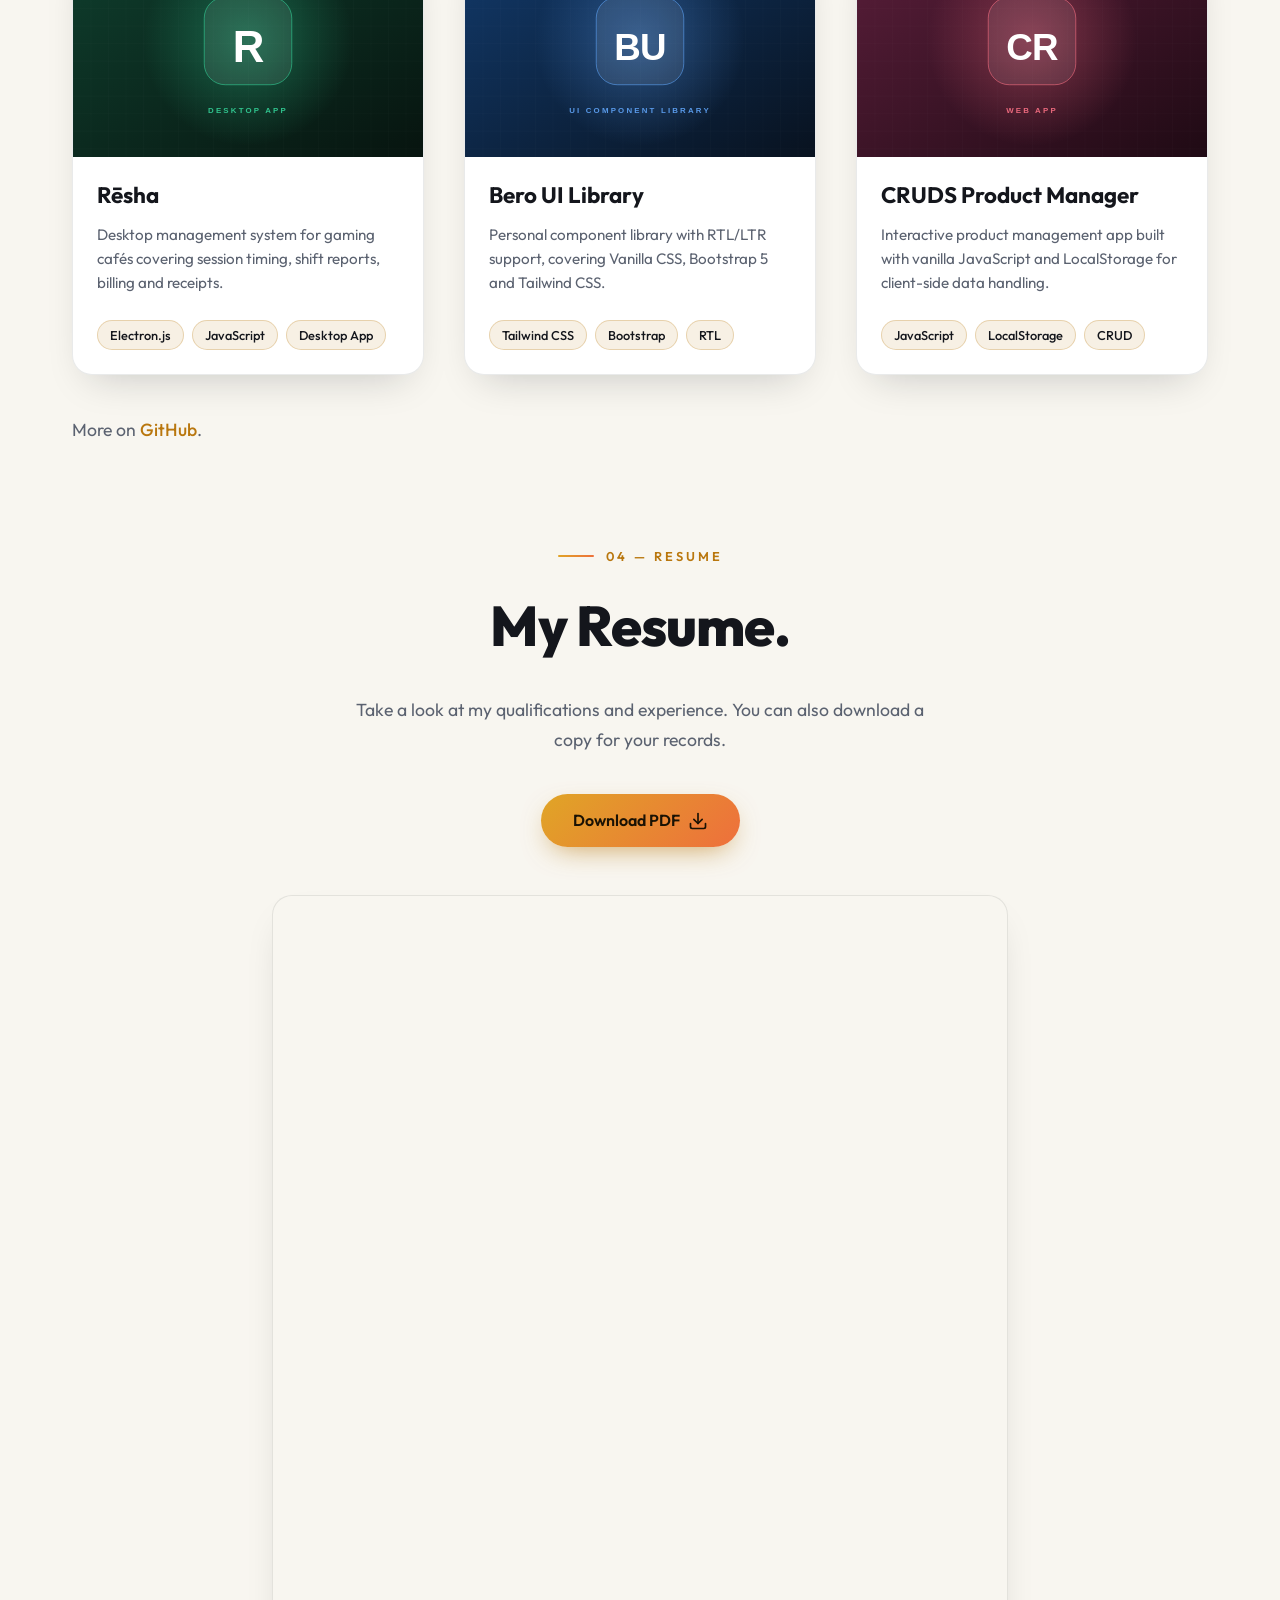
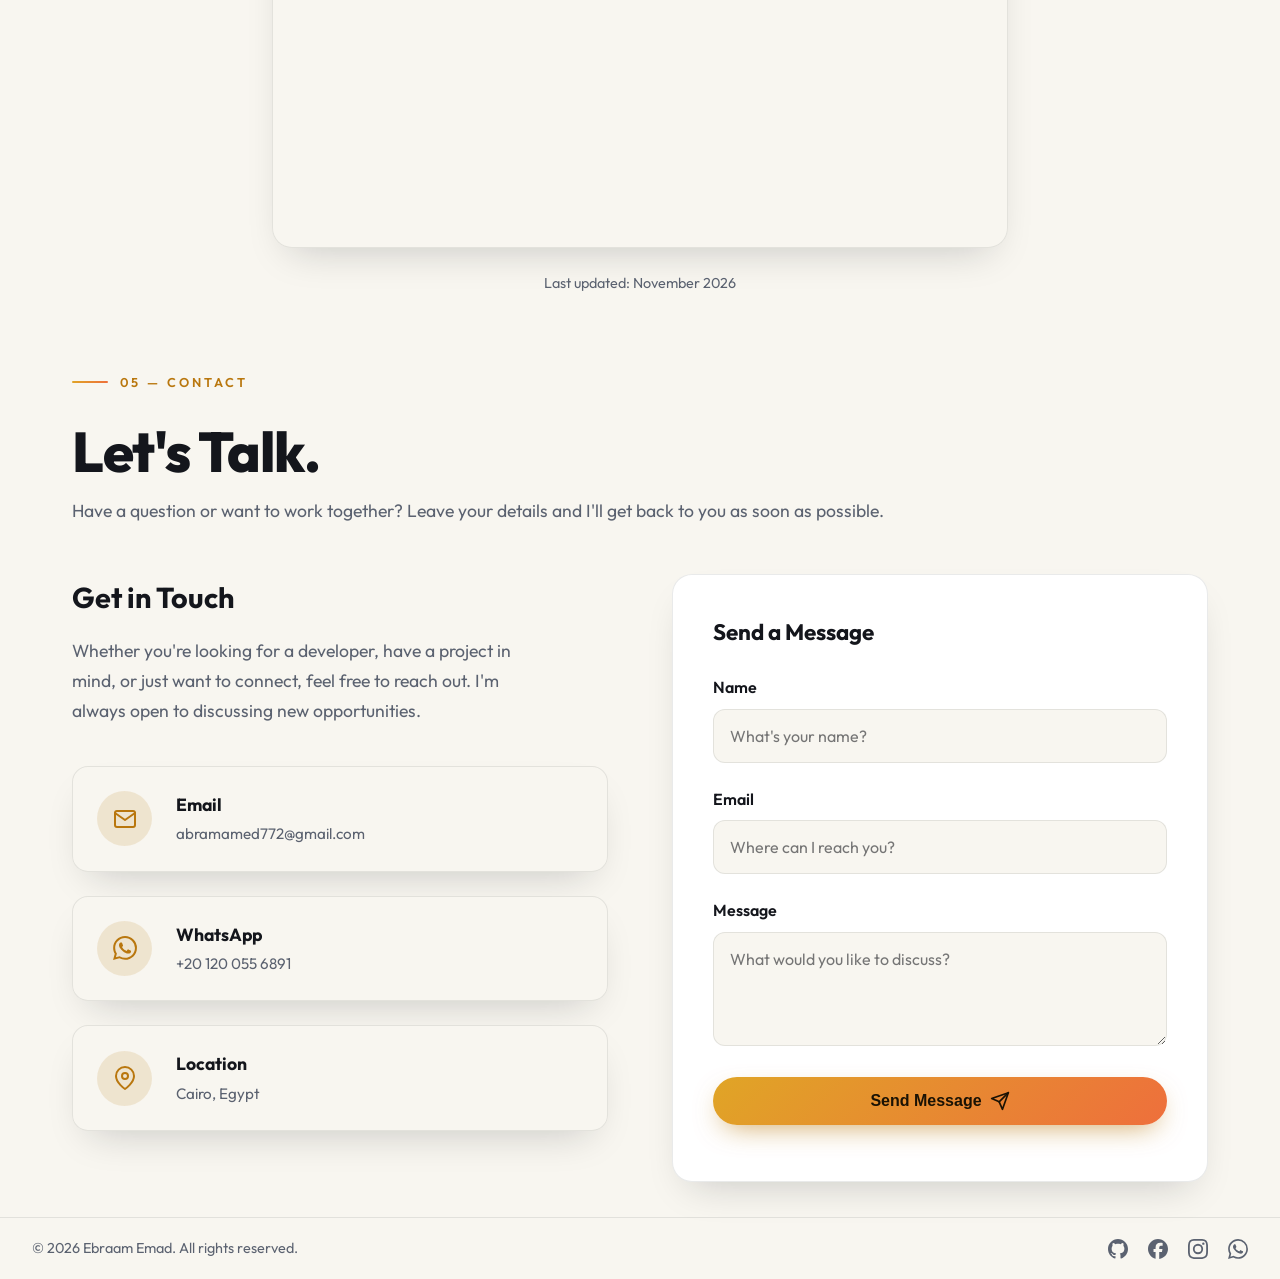
<file: resume.html>
<!doctype html>
<html lang="en">
  <head>
    <meta charset="UTF-8" />
    <meta http-equiv="refresh" content="0; url=index.html#resume" />
    <meta name="viewport" content="width=device-width, initial-scale=1" />
    <title>Resume | Ebraam Emad</title>
    <script>window.location.replace("index.html#resume");</script>
  </head>
  <body>
    <p>This section is now part of the <a href="index.html#resume">single-page portfolio</a>.</p>
  </body>
</html>
</file>
<file: assets/css/styles.css>
:root {
  /* Light theme: warm paper + amber/teal */
  --bg-color: #f8f6f0;
  --text-main: #14161c;
  --text-muted: #5b6270;
  --accent: #b9770e;
  --accent-2: #0d9488;
  --grad: linear-gradient(135deg, #e0a526 0%, #ee6f3c 100%);
  --grad-text: linear-gradient(120deg, #b9770e 0%, #e0572b 55%, #0d9488 100%);
  --nav-bg: rgba(248, 246, 240, 0.82);
  --nav-border: rgba(20, 22, 28, 0.09);
  --card-bg: #ffffff;
  --btn-bg: #14161c;
  --btn-text: #ffffff;
  --btn-hover: #2a2e38;
  --btn-sec-bg: transparent;
  --btn-sec-text: #14161c;
  --btn-sec-border: #e4dfd2;
  --btn-sec-hover: rgba(185, 119, 14, 0.08);
  --glow-1: rgba(224, 165, 38, 0.22);
  --glow-2: rgba(13, 148, 136, 0.16);
  --shadow: 0 18px 40px -18px rgba(20, 22, 28, 0.22);
}

[data-theme="dark"] {
  /* Dark theme: ink + gold/teal */
  --bg-color: #070910;
  --text-main: #eef0f6;
  --text-muted: #98a1b3;
  --accent: #f5b942;
  --accent-2: #2dd4bf;
  --grad: linear-gradient(135deg, #f7c85a 0%, #ff8a5b 100%);
  --grad-text: linear-gradient(120deg, #f7c85a 0%, #ff8a5b 50%, #2dd4bf 100%);
  --nav-bg: rgba(7, 9, 16, 0.78);
  --nav-border: rgba(255, 255, 255, 0.08);
  --card-bg: #0d111b;
  --btn-bg: #f2f2f2;
  --btn-text: #0a0c12;
  --btn-hover: #ffffff;
  --btn-sec-bg: transparent;
  --btn-sec-text: #eef0f6;
  --btn-sec-border: #232a3a;
  --btn-sec-hover: rgba(245, 185, 66, 0.08);
  --glow-1: rgba(245, 185, 66, 0.16);
  --glow-2: rgba(45, 212, 191, 0.12);
  --shadow: 0 22px 50px -20px rgba(0, 0, 0, 0.7);
}

* {
  margin: 0;
  padding: 0;
  box-sizing: border-box;
}

html {
  scroll-behavior: smooth;
}

body {
  font-family: "Outfit", sans-serif;
  background-color: var(--bg-color);
  color: var(--text-main);
  line-height: 1.6;
  transition:
    background-color 0.4s ease,
    color 0.4s ease;
  min-height: 100vh;
  display: flex;
  flex-direction: column;
}

::selection {
  background: var(--accent);
  color: #fff;
}

/* Navigation */
.navbar {
  position: sticky;
  top: 0;
  width: 100%;
  background: var(--nav-bg);
  backdrop-filter: blur(12px);
  -webkit-backdrop-filter: blur(12px);
  border-bottom: 1px solid var(--nav-border);
  z-index: 1000;
  transition:
    background 0.4s ease,
    border-color 0.4s ease,
    padding 0.3s ease;
}

.nav-container {
  width: 100%;
  max-width: 1200px;
  margin: 0 auto;
  padding: 1.2rem 2rem;
  display: flex;
  justify-content: space-between;
  align-items: center;
}

.nav-brand {
  font-size: 1.5rem;
  font-weight: 800;
  letter-spacing: -0.5px;
  text-decoration: none;
  color: var(--text-main);
}

.nav-links {
  display: flex;
  gap: 2.5rem;
  align-items: center;
}

.nav-links a {
  text-decoration: none;
  color: var(--text-muted);
  font-weight: 500;
  font-size: 0.95rem;
  transition: color 0.3s ease;
  position: relative;
}

.nav-links a:hover,
.nav-links a.active {
  color: var(--text-main);
}

.nav-controls {
  display: flex;
  align-items: center;
  gap: 1rem;
}

/* Theme Toggle */
.theme-toggle {
  background: none;
  border: none;
  color: var(--text-main);
  cursor: pointer;
  display: flex;
  align-items: center;
  justify-content: center;
  padding: 0.5rem;
  border-radius: 50%;
  transition:
    background-color 0.3s ease,
    transform 0.3s ease;
}

.theme-toggle:hover {
  background-color: var(--nav-border);
  transform: scale(1.05);
}

.theme-toggle svg {
  width: 22px;
  height: 22px;
  fill: currentColor;
}

.mobile-toggle {
  display: none;
  background: none;
  border: none;
  color: var(--text-main);
  cursor: pointer;
  padding: 0.5rem;
}

/* Main Content (Hero) */
main {
  flex: 1;
  display: flex;
  align-items: center;
  justify-content: center;
}

.single-page {
  display: block;
}

.portfolio-section {
  min-height: calc(100vh - 78px);
  padding: 2rem 0;
  display: flex;
  align-items: center;
  scroll-margin-top: 78px;
}

.home-section {
  padding: 0;
}

.hero {
  margin: 0 auto;
  max-width: 1200px;
  padding: 1.2rem 2rem;
  width: 100%;
  display: flex;
  align-items: center;
  justify-content: space-between;
  gap: 4rem;
  text-align: left;
  animation: fadeUp 1s cubic-bezier(0.16, 1, 0.3, 1) forwards;
  opacity: 0;
  transform: translateY(30px);
}

.hero-content {
  flex: 1;
  max-width: 600px;
}

.hero-image-wrapper {
  flex: 1;
  display: flex;
  justify-content: center;
  align-items: center;
  position: relative;
}

.hero-image {
  width: 100%;
  max-width: 400px;
  height: 400px;
  object-fit: cover;
  border-radius: 60% 40% 30% 70% / 60% 30% 70% 40%;
  box-shadow: 0 25px 50px -12px rgba(0, 0, 0, 0.25);
  border: 4px solid var(--btn-sec-border);
  animation: blob-morph 12s ease-in-out infinite;
  transition:
    transform 0.4s ease,
    border-color 0.4s ease;
}

.hero-image:hover {
  transform: translateY(-10px) scale(1.02);
  border-color: var(--accent);
}

@keyframes blob-morph {
  0%,
  100% {
    border-radius: 60% 40% 30% 70% / 60% 30% 70% 40%;
  }
  33% {
    border-radius: 30% 60% 70% 40% / 50% 60% 30% 60%;
  }
  66% {
    border-radius: 73% 27% 41% 59% / 40% 58% 42% 50%;
  }
}

.hero-subtitle {
  font-size: 0.9rem;
  font-weight: 600;
  color: var(--accent);
  margin-bottom: 1rem;
  letter-spacing: 2px;
  text-transform: uppercase;
  display: block;
}

.hero-title {
  font-size: 4.5rem;
  font-weight: 700;
  line-height: 1.1;
  margin-bottom: 1.5rem;
  letter-spacing: -1.5px;
  color: var(--text-main);
}

.hero-desc {
  font-size: 1.25rem;
  color: var(--text-muted);
  max-width: 650px;
  margin-bottom: 2.5rem;
  line-height: 1.7;
}

.hero-actions {
  display: flex;
  gap: 1rem;
  align-items: center;
}

.btn-primary,
.btn-secondary {
  display: inline-flex;
  align-items: center;
  gap: 0.5rem;
  cursor: pointer;
  padding: 0.85rem 2rem;
  border-radius: 50px;
  text-decoration: none;
  font-weight: 600;
  font-size: 1rem;
  transition: all 0.3s ease;
}

.btn-primary {
  background-color: var(--btn-bg);
  color: var(--btn-text);
  border: 1px solid var(--btn-bg);
}

.btn-primary:hover {
  background-color: var(--btn-hover);
  border-color: var(--btn-hover);
  transform: translateY(-2px);
  box-shadow: 0 10px 20px rgba(0, 0, 0, 0.1);
}

.btn-primary svg {
  transition: transform 0.3s ease;
}

.btn-primary:hover svg {
  transform: translateX(5px);
}

.btn-secondary {
  background-color: var(--btn-sec-bg);
  color: var(--btn-sec-text);
  border: 1px solid var(--btn-sec-border);
}

.btn-secondary:hover {
  background-color: var(--btn-sec-hover);
  border-color: var(--text-muted);
  transform: translateY(-2px);
}

/* Footer */
footer {
  padding: 1.2rem 2rem;
  display: flex;
  justify-content: space-between;
  align-items: center;
  border-top: 1px solid var(--nav-border);
  font-size: 0.9rem;
  color: var(--text-muted);
}

.socials {
  display: flex;
  gap: 1.25rem;
}

.socials a {
  color: var(--text-muted);
  transition:
    color 0.3s ease,
    transform 0.3s ease;
  display: flex;
}

.socials a:hover {
  color: var(--text-main);
  transform: translateY(-2px);
}

/* Page Shared Layout */
.page-main {
  padding: 1rem 0;
}

.page-container {
  max-width: 1200px;
  width: 100%;
  margin: 0 auto;
  padding: 1.2rem 2rem;
  animation: fadeUp 1s cubic-bezier(0.16, 1, 0.3, 1) forwards;
  opacity: 0;
  transform: translateY(30px);
}

.page-title {
  font-size: 3.5rem;
  font-weight: 800;
  margin-bottom: 3rem;
  letter-spacing: -1px;
}

.section-heading {
  font-size: 1.8rem;
  font-weight: 700;
  margin-bottom: 1rem;
  color: var(--text-main);
  position: relative;
  display: inline-block;
}

.section-heading.mt-2 {
  margin-top: 2rem;
}

.section-text {
  font-size: 1.1rem;
  color: var(--text-muted);
  margin-bottom: 1.5rem;
  line-height: 1.7;
}

.text-link {
  color: var(--accent);
  text-decoration: none;
  font-weight: 500;
  transition: color 0.3s ease;
}

.text-link:hover {
  color: var(--text-main);
  text-decoration: underline;
}

/* About Page Specific Layout */
.about-grid {
  display: flex;
  gap: 4rem;
  align-items: flex-start;
}

.about-image-col {
  flex: 0 0 35%;
  position: sticky;
  top: 8rem;
}

.about-text-col {
  flex: 1;
}

.image-stack {
  position: relative;
  width: 100%;
  aspect-ratio: 3/4;
}

.stack-img {
  width: 100%;
  height: 100%;
  object-fit: cover;
  border-radius: 20px;
  box-shadow: 0 10px 30px rgba(0, 0, 0, 0.1);
  border: 4px solid var(--btn-sec-border);
  transition: transform 0.3s ease;
}

.stack-img:hover {
  transform: scale(1.02);
}

.experience-list {
  display: flex;
  flex-direction: column;
  gap: 1.5rem;
  margin-top: 1rem;
  margin-bottom: 2rem;
}

.exp-item {
  display: flex;
  gap: 1.5rem;
  padding: 1.5rem;
  background-color: var(--nav-bg);
  border: 1px solid var(--nav-border);
  border-radius: 12px;
  transition:
    transform 0.3s ease,
    box-shadow 0.3s ease;
}

.exp-item:hover {
  transform: translateY(-3px);
  box-shadow: 0 5px 15px rgba(0, 0, 0, 0.05);
  border-color: var(--nav-border);
}

.exp-year {
  font-weight: 700;
  color: var(--accent);
  font-size: 0.9rem;
  white-space: nowrap;
}

.exp-details h3 {
  font-size: 1.2rem;
  font-weight: 600;
  margin-bottom: 0.2rem;
  margin-top: -0.3rem;
  color: var(--text-main);
}

.exp-details p {
  color: var(--text-muted);
  font-size: 0.95rem;
}

/* Projects Page Layout */
.projects-grid {
  display: grid;
  grid-template-columns: repeat(auto-fill, minmax(300px, 1fr));
  gap: 2.5rem;
  margin-top: 1rem;
}

.project-card {
  background: var(--card-bg);
  border: 1px solid var(--nav-border);
  border-radius: 20px;
  overflow: hidden;
  display: flex;
  flex-direction: column;
  box-shadow: 0 3px 6px rgba(0, 0, 0, 0.05);
  transition:
    transform 0.4s ease,
    box-shadow 0.4s ease,
    border-color 0.4s ease;
}

.project-card:hover {
  transform: translateY(-8px);
  box-shadow: 0 15px 35px rgba(0, 0, 0, 0.1);
  border-color: var(--accent);
}

.project-img-wrapper {
  position: relative;
  width: 100%;
  aspect-ratio: 16/10;
  overflow: hidden;
}

.project-img {
  width: 100%;
  height: 100%;
  object-fit: cover;
  transition: transform 0.6s ease;
}

.project-card:hover .project-img {
  transform: scale(1.05);
}

.project-overlay {
  position: absolute;
  top: 0;
  left: 0;
  width: 100%;
  height: 100%;
  background: rgba(0, 0, 0, 0.65);
  display: flex;
  align-items: center;
  justify-content: center;
  opacity: 0;
  transition: opacity 0.3s ease;
  backdrop-filter: blur(2px);
  -webkit-backdrop-filter: blur(2px);
}

.project-card:hover .project-overlay {
  opacity: 1;
}

.overlay-btn {
  background: var(--bg-color);
  color: var(--text-main);
  padding: 0.75rem 1.5rem;
  border-radius: 30px;
  font-weight: 600;
  display: flex;
  align-items: center;
  gap: 0.5rem;
  transform: translateY(20px);
  transition:
    transform 0.3s ease,
    background 0.3s ease,
    color 0.3s ease;
  text-decoration: none;
}

.project-card:hover .overlay-btn {
  transform: translateY(0);
}

.overlay-btn:hover {
  background: var(--accent);
  color: #fff;
}

.project-status-overlay {
  background: rgba(0, 0, 0, 0.5);
  color: #fff;
  padding: 0.75rem 1.5rem;
  border-radius: 30px;
  font-weight: 600;
  transform: translateY(20px);
  transition: transform 0.3s ease;
  display: inline-block;
}

.project-card:hover .project-status-overlay {
  transform: translateY(0);
}

.project-info {
  padding: 1.5rem;
  display: flex;
  flex-direction: column;
  flex: 1;
}

.project-title {
  font-size: 1.4rem;
  font-weight: 700;
  margin-bottom: 0.8rem;
  color: var(--text-main);
  line-height: 1.3;
}

.project-desc {
  font-size: 1rem;
  color: var(--text-muted);
  margin-bottom: 1.5rem;
  flex: 1;
}

.project-tags {
  display: flex;
  flex-wrap: wrap;
  gap: 0.5rem;
  margin-top: auto;
}

.tag {
  background: var(--btn-sec-border);
  border: 1px solid var(--nav-border);
  padding: 0.25rem 0.75rem;
  border-radius: 20px;
  font-size: 0.8rem;
  font-weight: 500;
  color: var(--text-main);
}

/* Carousel */
.carousel {
  position: relative;
  width: 100%;
  max-width: 500px;
  height: 300px;
  border-radius: 16px;
  overflow: hidden;
  box-shadow: 0 10px 30px rgba(0, 0, 0, 0.1);
  margin-bottom: 2rem;
  border: 1px solid var(--nav-border);
}

.carousel-slides {
  position: relative;
  width: 100%;
  height: 100%;
}

.carousel-slide {
  position: absolute;
  inset: 0;
  width: 100%;
  height: 100%;
  object-fit: cover;
  opacity: 0;
  transition: opacity 0.5s ease;
  pointer-events: none;
}

.carousel-slide.active {
  opacity: 1;
  pointer-events: auto;
}

.carousel-controls {
  position: absolute;
  bottom: 20px;
  left: 50%;
  transform: translateX(-50%);
  display: flex;
  gap: 5px;
  z-index: 10;
  background: rgba(0, 0, 0, 0.5);
  padding: 5px;
  border-radius: 50px;
  backdrop-filter: blur(10px);
}

.carousel-btn {
  background: none;
  border: none;
  color: white;
  cursor: pointer;
  display: flex;
  align-items: center;
  justify-content: center;
  width: 30px;
  height: 30px;
  border-radius: 50%;
  transition: all 0.3s ease;
}

.carousel-btn:hover {
  background: rgba(255, 255, 255, 0.2);
}

/* Resume Layout */
.resume-container {
  width: 100%;
  aspect-ratio: 8.5/11;
  max-width: 800px;
  background: var(--nav-bg);
  border: 1px solid var(--nav-border);
  border-radius: 20px;
  overflow: hidden;
  margin: 0 auto 1.5rem;
  box-shadow: 0 15px 35px rgba(0, 0, 0, 0.1);
}

.resume-frame {
  width: 100%;
  height: 100%;
  border: none;
}

.updated-note {
  font-size: 0.9rem;
  color: var(--text-muted);
}

/* Contact Layout */
.contact-page .page-title {
  margin-bottom: 0;
}

.contact-page .section-text {
  margin-bottom: 3rem;
}

.contact-grid {
  display: grid;
  grid-template-columns: 1fr 1fr;
  gap: 4rem;
  align-items: flex-start;
}

.contact-info {
  display: flex;
  flex-direction: column;
}

.info-items {
  display: flex;
  flex-direction: column;
  gap: 1.5rem;
}

.info-item {
  display: flex;
  align-items: center;
  gap: 1.5rem;
  padding: 1.5rem;
  background: var(--nav-bg);
  border: 1px solid var(--nav-border);
  border-radius: 16px;
  text-decoration: none;
  transition:
    transform 0.3s cubic-bezier(0.16, 1, 0.3, 1),
    box-shadow 0.3s ease,
    border-color 0.3s ease;
}

.text-link-card.info-item:hover {
  transform: translateY(-5px);
  box-shadow: 0 15px 35px rgba(0, 0, 0, 0.1);
  border-color: var(--accent);
}

.text-link-card.info-item:hover .info-icon {
  background: var(--accent);
  color: #fff;
}

.info-icon {
  width: 55px;
  height: 55px;
  border-radius: 50%;
  background: var(--btn-sec-border);
  display: flex;
  align-items: center;
  justify-content: center;
  color: var(--accent);
  flex-shrink: 0;
  transition:
    background 0.3s ease,
    color 0.3s ease;
}

.info-details h3 {
  font-size: 1.1rem;
  font-weight: 700;
  margin-bottom: 0.2rem;
  color: var(--text-main);
}

.info-details p {
  color: var(--text-muted);
  font-size: 0.95rem;
}

.contact-card {
  background: var(--card-bg);
  border: 1px solid var(--nav-border);
  border-radius: 20px;
  padding: 2.5rem;
  box-shadow: 0 10px 30px rgba(0, 0, 0, 0.05);
  text-align: left;
}

.form-group {
  margin-bottom: 1.5rem;
}

.form-group label {
  display: block;
  margin-bottom: 0.5rem;
  font-weight: 600;
  color: var(--text-main);
}

.form-control {
  width: 100%;
  padding: 1rem;
  border-radius: 12px;
  border: 1px solid var(--nav-border);
  background: var(--bg-color);
  color: var(--text-main);
  font-family: inherit;
  font-size: 1rem;
  transition:
    border-color 0.3s ease,
    box-shadow 0.3s ease;
}

.form-control:focus {
  outline: none;
  border-color: var(--accent);
  box-shadow: 0 0 0 3px color-mix(in srgb, var(--accent) 22%, transparent);
}

.w-100 {
  width: 100%;
  justify-content: center;
}

.form-status {
  margin-top: 1rem;
  text-align: center;
  font-size: 0.95rem;
  font-weight: 500;
}

.form-status.success {
  color: #10b981;
}

.form-status.error {
  color: #ef4444;
}

/* Animations */
@keyframes fadeUp {
  to {
    opacity: 1;
    transform: translateY(0);
  }
}

/* Responsive */
@media (max-width: 1100px) {
  .nav-links {
    gap: 1.5rem;
  }

  .hero {
    gap: 2rem;
    padding-inline: 1.5rem;
  }

  .hero-title {
    font-size: clamp(3.25rem, 6vw, 4rem);
  }

  .hero-image {
    max-width: 320px;
    height: auto;
    aspect-ratio: 1;
  }
}

@media (max-width: 992px) {
  .hero {
    flex-direction: column-reverse;
    text-align: center;
    gap: 3rem;
    padding-block: 4rem;
  }

  .hero-content {
    display: flex;
    flex-direction: column;
    align-items: center;
  }

  .hero-actions {
    align-items: center;
  }

  .contact-grid {
    grid-template-columns: 1fr;
    gap: 2.5rem;
  }
}

@media (max-width: 768px) {
  .portfolio-section {
    min-height: calc(100vh - 72px);
    padding: 1.5rem 0;
    scroll-margin-top: 72px;
  }

  .navbar .nav-container {
    padding: 1rem 5%;
  }

  .nav-links {
    display: flex;
    position: fixed;
    top: 0;
    left: 0;
    width: 100%;
    height: 100vh;
    background: var(--bg-color);
    flex-direction: column;
    justify-content: center;
    align-items: center;
    padding: 0;
    border: none;
    gap: 2.5rem;
    opacity: 0;
    pointer-events: none;
    transition: opacity 0.4s ease;
    z-index: 900;
  }


  .nav-links.active {
    opacity: 1;
    pointer-events: auto;
  }

  .nav-links a {
    font-size: 2rem;
    font-weight: 700;
    font-family: inherit;
    color: var(--text-muted);
    transition:
      color 0.3s ease,
      transform 0.3s ease;
  }

  .nav-links a:hover,
  .nav-links a.active {
    color: var(--text-main);
    transform: translateX(10px);
  }

  .mobile-toggle {
    display: block;
    z-index: 999;
  }

  .hero-title {
    font-size: clamp(2.5rem, 10vw, 3rem);
  }

  .hero-desc {
    font-size: 1.1rem;
  }

  .hero-actions {
    flex-direction: column;
    align-items: center;
  }

  .hero-image {
    max-width: 250px;
    height: 250px;
  }

  footer {
    flex-direction: column-reverse;
    gap: 1.5rem;
    text-align: center;
  }

  .about-grid {
    flex-direction: column;
    gap: 2rem;
  }

  .about-image-col {
    position: static;
    width: 100%;
    max-width: 320px;
    margin: 0 auto;
  }

  .page-title {
    font-size: clamp(2.5rem, 10vw, 3.25rem);
    margin-bottom: 2rem;
  }

  .page-container {
    padding: 1rem 5%;
  }

  .exp-item {
    flex-direction: column;
    gap: 0.5rem;
  }

  .projects-grid {
    grid-template-columns: 1fr;
    gap: 1.5rem;
  }
}

/* Added: photo framing, skills, project covers */
.hero-image {
  object-position: 50% 22%;
  background: #fff;
}

.skill-group {
  margin-bottom: 1.25rem;
}

.skill-group h3 {
  font-size: 0.8rem;
  font-weight: 600;
  letter-spacing: 1.5px;
  text-transform: uppercase;
  color: var(--text-muted);
  margin-bottom: 0.6rem;
}

.project-desc {
  font-size: 0.95rem;
}


/* ===== Improvements ===== */
.skip-link {
  position: absolute;
  left: 1rem;
  top: -4rem;
  z-index: 2000;
  background: var(--btn-bg);
  color: var(--btn-text);
  padding: 0.6rem 1.2rem;
  border-radius: 50px;
  text-decoration: none;
  font-weight: 600;
  transition: top 0.2s ease;
}

.skip-link:focus {
  top: 1rem;
}

a:focus-visible,
button:focus-visible,
.form-control:focus-visible {
  outline: 2px solid var(--accent);
  outline-offset: 3px;
}

.scroll-progress {
  position: absolute;
  left: 0;
  bottom: -1px;
  height: 2px;
  width: 100%;
  background: var(--accent);
  transform: scaleX(0);
  transform-origin: left;
}

/* Reveal on scroll (replaces the load-time fade of off-screen sections) */
.page-container {
  animation: none;
  opacity: 1;
  transform: none;
}

.js .reveal {
  opacity: 0;
  transform: translateY(28px);
  transition:
    opacity 0.8s cubic-bezier(0.16, 1, 0.3, 1),
    transform 0.8s cubic-bezier(0.16, 1, 0.3, 1);
}

.js .reveal.in {
  opacity: 1;
  transform: none;
}

/* Project filters */
.filters {
  display: flex;
  flex-wrap: wrap;
  gap: 0.6rem;
  margin: -1.5rem 0 2rem;
}

.filter-btn {
  font-family: inherit;
  font-size: 0.9rem;
  font-weight: 600;
  cursor: pointer;
  padding: 0.5rem 1.2rem;
  border-radius: 50px;
  border: 1px solid var(--btn-sec-border);
  background: transparent;
  color: var(--text-muted);
  transition: all 0.25s ease;
}

.filter-btn:hover {
  color: var(--text-main);
  border-color: var(--text-muted);
}

.filter-btn.active {
  background: var(--btn-bg);
  border-color: var(--btn-bg);
  color: var(--btn-text);
}

.project-card.is-hidden {
  display: none;
}

.project-card:focus-within .project-overlay {
  opacity: 1;
}

.project-card:focus-within .overlay-btn {
  transform: translateY(0);
}

/* Touch devices have no hover: keep the action visible */
@media (hover: none) {
  .project-overlay {
    opacity: 1;
    background: linear-gradient(to top, rgba(0, 0, 0, 0.7), transparent 55%);
    align-items: flex-end;
    justify-content: flex-start;
    padding: 1rem;
    backdrop-filter: none;
    -webkit-backdrop-filter: none;
  }

  .overlay-btn,
  .project-status-overlay {
    transform: none;
    padding: 0.5rem 1rem;
    font-size: 0.85rem;
  }
}

/* Resume fallback for small screens */
.resume-fallback {
  display: none;
  margin-bottom: 2rem;
}

.resume-fallback .section-text {
  margin-bottom: 1.25rem;
}

@media (max-width: 768px) {
  .resume-container {
    display: none;
  }

  .resume-fallback {
    display: block;
  }

  .filters {
    margin-top: -0.5rem;
  }
}

/* Back to top */
.to-top {
  position: fixed;
  right: 1.25rem;
  bottom: 1.25rem;
  width: 46px;
  height: 46px;
  display: grid;
  place-items: center;
  border-radius: 50%;
  background: var(--btn-bg);
  color: var(--btn-text);
  box-shadow: 0 8px 24px rgba(0, 0, 0, 0.25);
  opacity: 0;
  transform: translateY(12px);
  pointer-events: none;
  transition: 0.3s ease;
  z-index: 900;
}

.to-top.show {
  opacity: 1;
  transform: none;
  pointer-events: auto;
}

.to-top:hover {
  background: var(--accent);
  color: #fff;
}

@media (prefers-reduced-motion: reduce) {
  html {
    scroll-behavior: auto;
  }

  *,
  *::before,
  *::after {
    animation-duration: 0.01ms !important;
    animation-iteration-count: 1 !important;
    transition-duration: 0.01ms !important;
  }

  .js .reveal {
    opacity: 1;
    transform: none;
  }
}


/* ===================================================== */
/* New look: ink + gold/teal, ambient glow, smooth scroll */
/* ===================================================== */
html.lenis,
html.lenis body {
  height: auto;
}

.lenis.lenis-smooth {
  scroll-behavior: auto !important;
}

.lenis.lenis-stopped {
  overflow: clip;
}

body {
  position: relative;
  overflow-x: hidden;
}

body::before {
  content: "";
  position: fixed;
  inset: 0;
  z-index: -2;
  pointer-events: none;
  background:
    radial-gradient(600px circle at 88% 6%, var(--glow-1), transparent 60%),
    radial-gradient(700px circle at 4% 78%, var(--glow-2), transparent 60%);
}

body::after {
  content: "";
  position: fixed;
  inset: 0;
  z-index: -1;
  pointer-events: none;
  opacity: 0.5;
  background-image:
    linear-gradient(var(--nav-border) 1px, transparent 1px),
    linear-gradient(90deg, var(--nav-border) 1px, transparent 1px);
  background-size: 64px 64px;
  -webkit-mask-image: radial-gradient(ellipse at 50% 0%, #000 0%, transparent 72%);
  mask-image: radial-gradient(ellipse at 50% 0%, #000 0%, transparent 72%);
}

::selection {
  background: var(--accent);
  color: #1a1204;
}

/* Navbar */
.navbar.scrolled {
  box-shadow: var(--shadow);
}

.navbar.scrolled .nav-container {
  padding-block: 0.8rem;
}

.nav-container {
  transition: padding 0.3s ease;
}

.nav-brand {
  background: var(--grad-text);
  -webkit-background-clip: text;
  background-clip: text;
  -webkit-text-fill-color: transparent;
}

.nav-links a::after {
  content: "";
  position: absolute;
  left: 0;
  bottom: -6px;
  width: 100%;
  height: 2px;
  border-radius: 2px;
  background: var(--grad);
  transform: scaleX(0);
  transform-origin: left;
  transition: transform 0.35s cubic-bezier(0.16, 1, 0.3, 1);
}

.nav-links a:hover::after,
.nav-links a.active::after {
  transform: scaleX(1);
}

.scroll-progress {
  background: var(--grad);
}

/* Typography accents */
.grad-text {
  background: var(--grad-text);
  background-size: 200% auto;
  -webkit-background-clip: text;
  background-clip: text;
  -webkit-text-fill-color: transparent;
  animation: shine 8s linear infinite;
}

@keyframes shine {
  to {
    background-position: 200% center;
  }
}

.hero-subtitle,
.section-eyebrow {
  color: var(--accent);
}

.section-eyebrow {
  display: inline-flex;
  align-items: center;
  gap: 0.75rem;
  font-size: 0.8rem;
  font-weight: 600;
  letter-spacing: 3px;
  text-transform: uppercase;
  margin-bottom: 0.9rem;
}

.section-eyebrow::before {
  content: "";
  width: 36px;
  height: 2px;
  border-radius: 2px;
  background: var(--grad);
}

.page-title {
  margin-bottom: 2.5rem;
}

.exp-year,
.text-link {
  color: var(--accent);
}

/* Buttons */
.btn-primary {
  background: var(--grad);
  color: #1a1204;
  border: none;
  box-shadow: 0 10px 28px -10px color-mix(in srgb, var(--accent) 70%, transparent);
}

.btn-primary:hover {
  background: var(--grad);
  filter: brightness(1.07);
  box-shadow: 0 16px 34px -10px color-mix(in srgb, var(--accent) 80%, transparent);
}

.btn-secondary:hover {
  border-color: var(--accent);
  color: var(--text-main);
}

/* Hero */
.hero-image-wrapper {
  transform: translate3d(0, calc(var(--py, 0) * 1px), 0);
  will-change: transform;
}

.hero-image-wrapper::before {
  content: "";
  position: absolute;
  width: 78%;
  aspect-ratio: 1;
  border-radius: 50%;
  background: conic-gradient(from 90deg, var(--accent), var(--accent-2), var(--accent));
  filter: blur(46px);
  opacity: 0.38;
  animation: spin-slow 18s linear infinite;
}

@keyframes spin-slow {
  to {
    transform: rotate(360deg);
  }
}

.hero-image {
  position: relative;
  border: 3px solid color-mix(in srgb, var(--accent) 55%, transparent);
  box-shadow: var(--shadow);
}

.hero-image:hover {
  border-color: var(--accent);
}

/* Cards */
.project-card,
.contact-card,
.exp-item,
.info-item,
.resume-container {
  box-shadow: var(--shadow);
}

.project-card:hover {
  border-color: var(--accent);
  box-shadow:
    0 26px 50px -22px color-mix(in srgb, var(--accent) 55%, transparent),
    var(--shadow);
}

.tag {
  background: color-mix(in srgb, var(--accent) 11%, transparent);
  border: 1px solid color-mix(in srgb, var(--accent) 26%, transparent);
  color: var(--text-main);
}

.overlay-btn:hover {
  background: var(--grad);
  color: #1a1204;
}

.filter-btn.active {
  background: var(--grad);
  border-color: transparent;
  color: #1a1204;
}

.filter-btn:hover {
  border-color: var(--accent);
}

.info-icon {
  background: color-mix(in srgb, var(--accent) 14%, transparent);
  color: var(--accent);
}

.text-link-card.info-item:hover .info-icon {
  background: var(--grad);
  color: #1a1204;
}

.to-top {
  background: var(--grad);
  color: #1a1204;
}

.to-top:hover {
  background: var(--grad);
  color: #1a1204;
  filter: brightness(1.08);
}

.skip-link {
  background: var(--grad);
  color: #1a1204;
}

/* ================= Tech stack ================= */
.stack-lead {
  max-width: 640px;
  margin-bottom: 2.5rem;
}

.stack-group + .stack-group {
  margin-top: 2.5rem;
}

.stack-title {
  display: flex;
  align-items: center;
  gap: 0.9rem;
  font-size: 0.85rem;
  font-weight: 600;
  letter-spacing: 2px;
  text-transform: uppercase;
  color: var(--text-muted);
  margin-bottom: 1.1rem;
}

.stack-title::after {
  content: "";
  flex: 1;
  height: 1px;
  background: linear-gradient(90deg, var(--nav-border), transparent);
}

.stack-grid {
  list-style: none;
  display: grid;
  grid-template-columns: repeat(auto-fill, minmax(132px, 1fr));
  gap: 1rem;
}

.stack-tile {
  --brand: var(--accent);
  position: relative;
  display: flex;
  flex-direction: column;
  align-items: center;
  gap: 0.85rem;
  padding: 1.4rem 0.75rem 1.15rem;
  text-align: center;
  background: var(--card-bg);
  border: 1px solid var(--nav-border);
  border-radius: 18px;
  overflow: hidden;
  transition:
    transform 0.4s cubic-bezier(0.16, 1, 0.3, 1),
    border-color 0.3s ease,
    box-shadow 0.4s ease;
}

.stack-tile::before {
  content: "";
  position: absolute;
  inset: 0;
  background: radial-gradient(
    120px circle at 50% 0%,
    color-mix(in srgb, var(--brand) 28%, transparent),
    transparent 70%
  );
  opacity: 0;
  transition: opacity 0.4s ease;
}

.stack-tile:hover {
  transform: translateY(-6px);
  border-color: color-mix(in srgb, var(--brand) 60%, transparent);
  box-shadow: 0 20px 40px -22px color-mix(in srgb, var(--brand) 70%, transparent);
}

.stack-tile:hover::before {
  opacity: 1;
}

.stack-tile img,
.stack-tile .ai-icon {
  position: relative;
  width: 46px;
  height: 46px;
  transition: transform 0.4s cubic-bezier(0.16, 1, 0.3, 1);
}

.stack-tile:hover img,
.stack-tile:hover .ai-icon {
  transform: scale(1.14) rotate(-4deg);
}

.stack-tile span {
  position: relative;
  font-size: 0.9rem;
  font-weight: 600;
  color: var(--text-main);
}

[data-theme="dark"] .stack-tile img.mono {
  filter: invert(1);
}

.ai-icon {
  display: grid;
  place-items: center;
  color: var(--accent);
}

.ai-icon svg {
  width: 100%;
  height: 100%;
}

/* ================= Scroll-in animations ================= */
.js .reveal .reveal-item {
  opacity: 0;
}

.js .reveal.in .reveal-item {
  opacity: 1;
  animation: rise 0.8s cubic-bezier(0.16, 1, 0.3, 1) calc(var(--i, 0) * 55ms) backwards;
}

@keyframes rise {
  from {
    opacity: 0;
    transform: translateY(26px) scale(0.98);
  }
}

@media (prefers-reduced-motion: reduce) {
  .js .reveal .reveal-item {
    opacity: 1;
  }

  .hero-image-wrapper {
    transform: none;
  }

  .grad-text,
  .hero-image-wrapper::before {
    animation: none;
  }
}

@media (max-width: 768px) {
  .stack-grid {
    grid-template-columns: repeat(auto-fill, minmax(104px, 1fr));
    gap: 0.75rem;
  }

  .stack-tile {
    padding: 1.1rem 0.5rem 0.95rem;
  }

  .stack-tile img,
  .stack-tile .ai-icon {
    width: 40px;
    height: 40px;
  }

  body::after {
    background-size: 48px 48px;
  }
}
</file>
